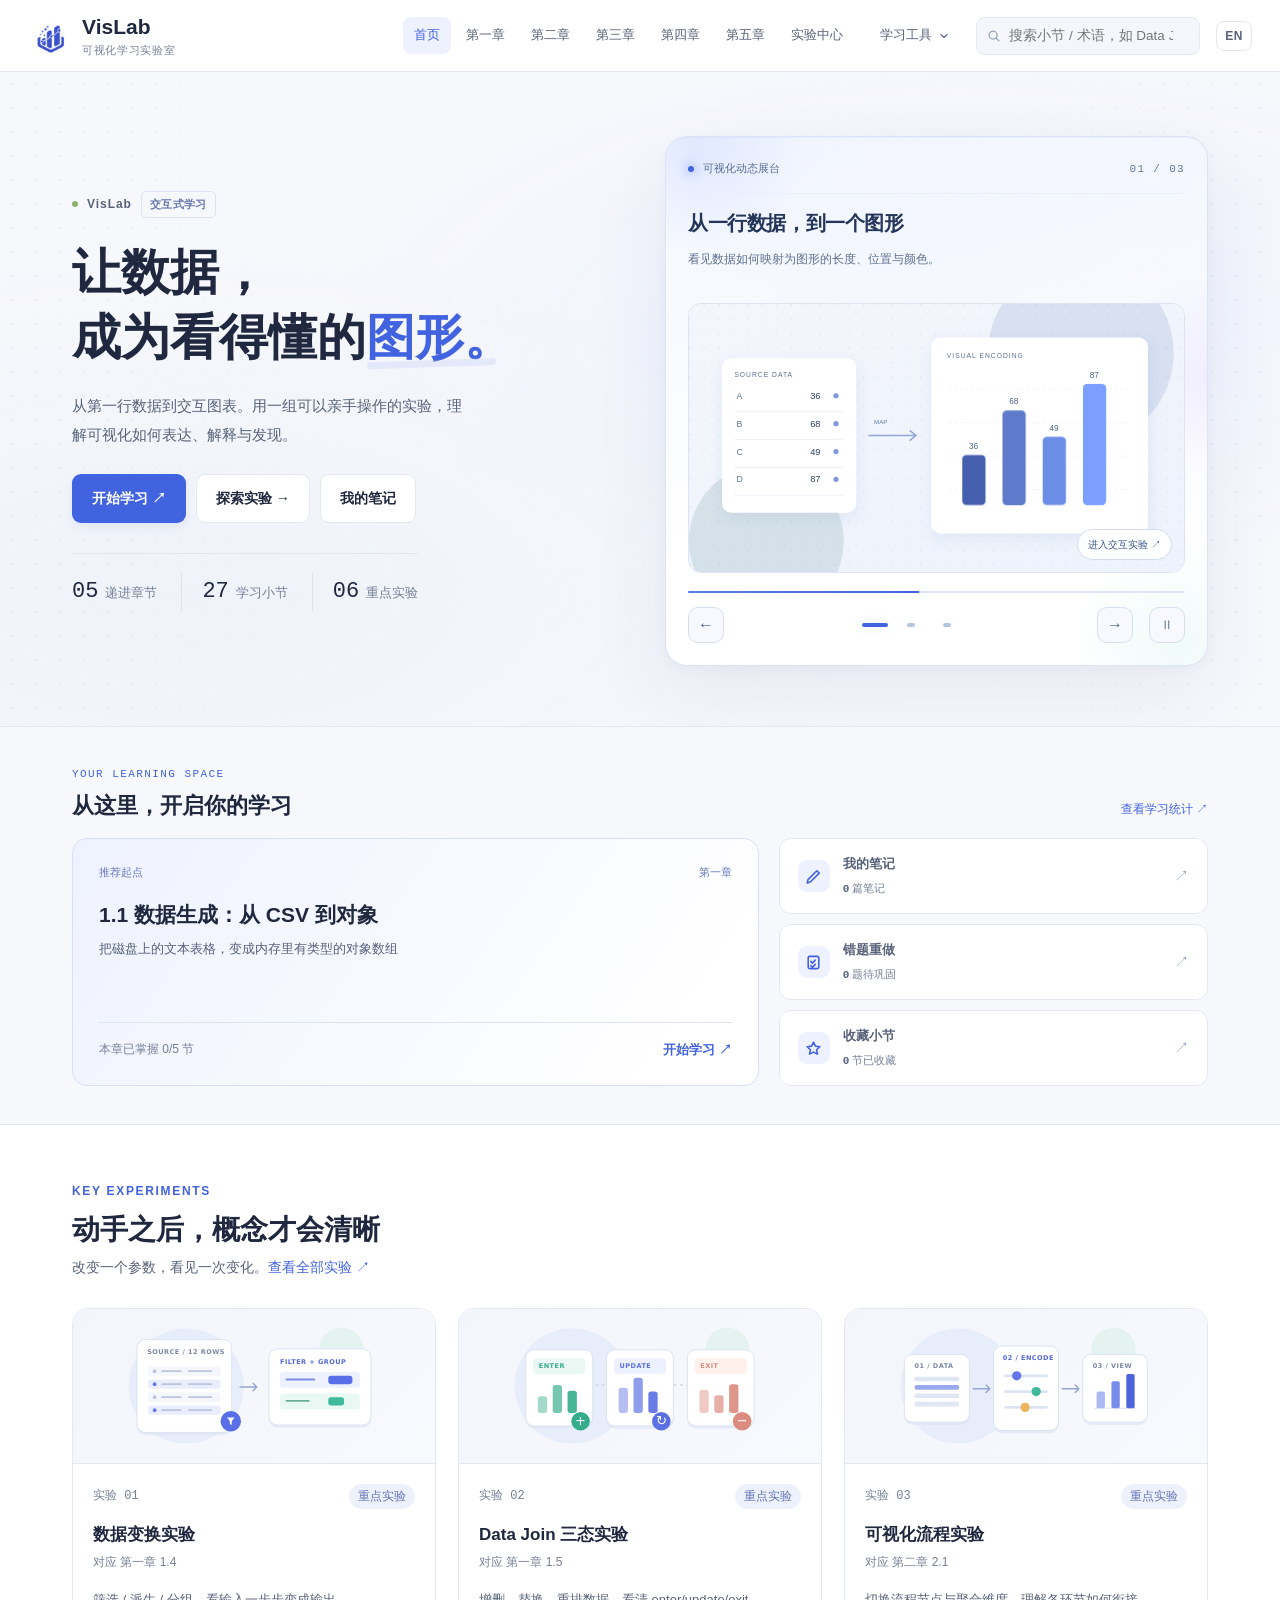
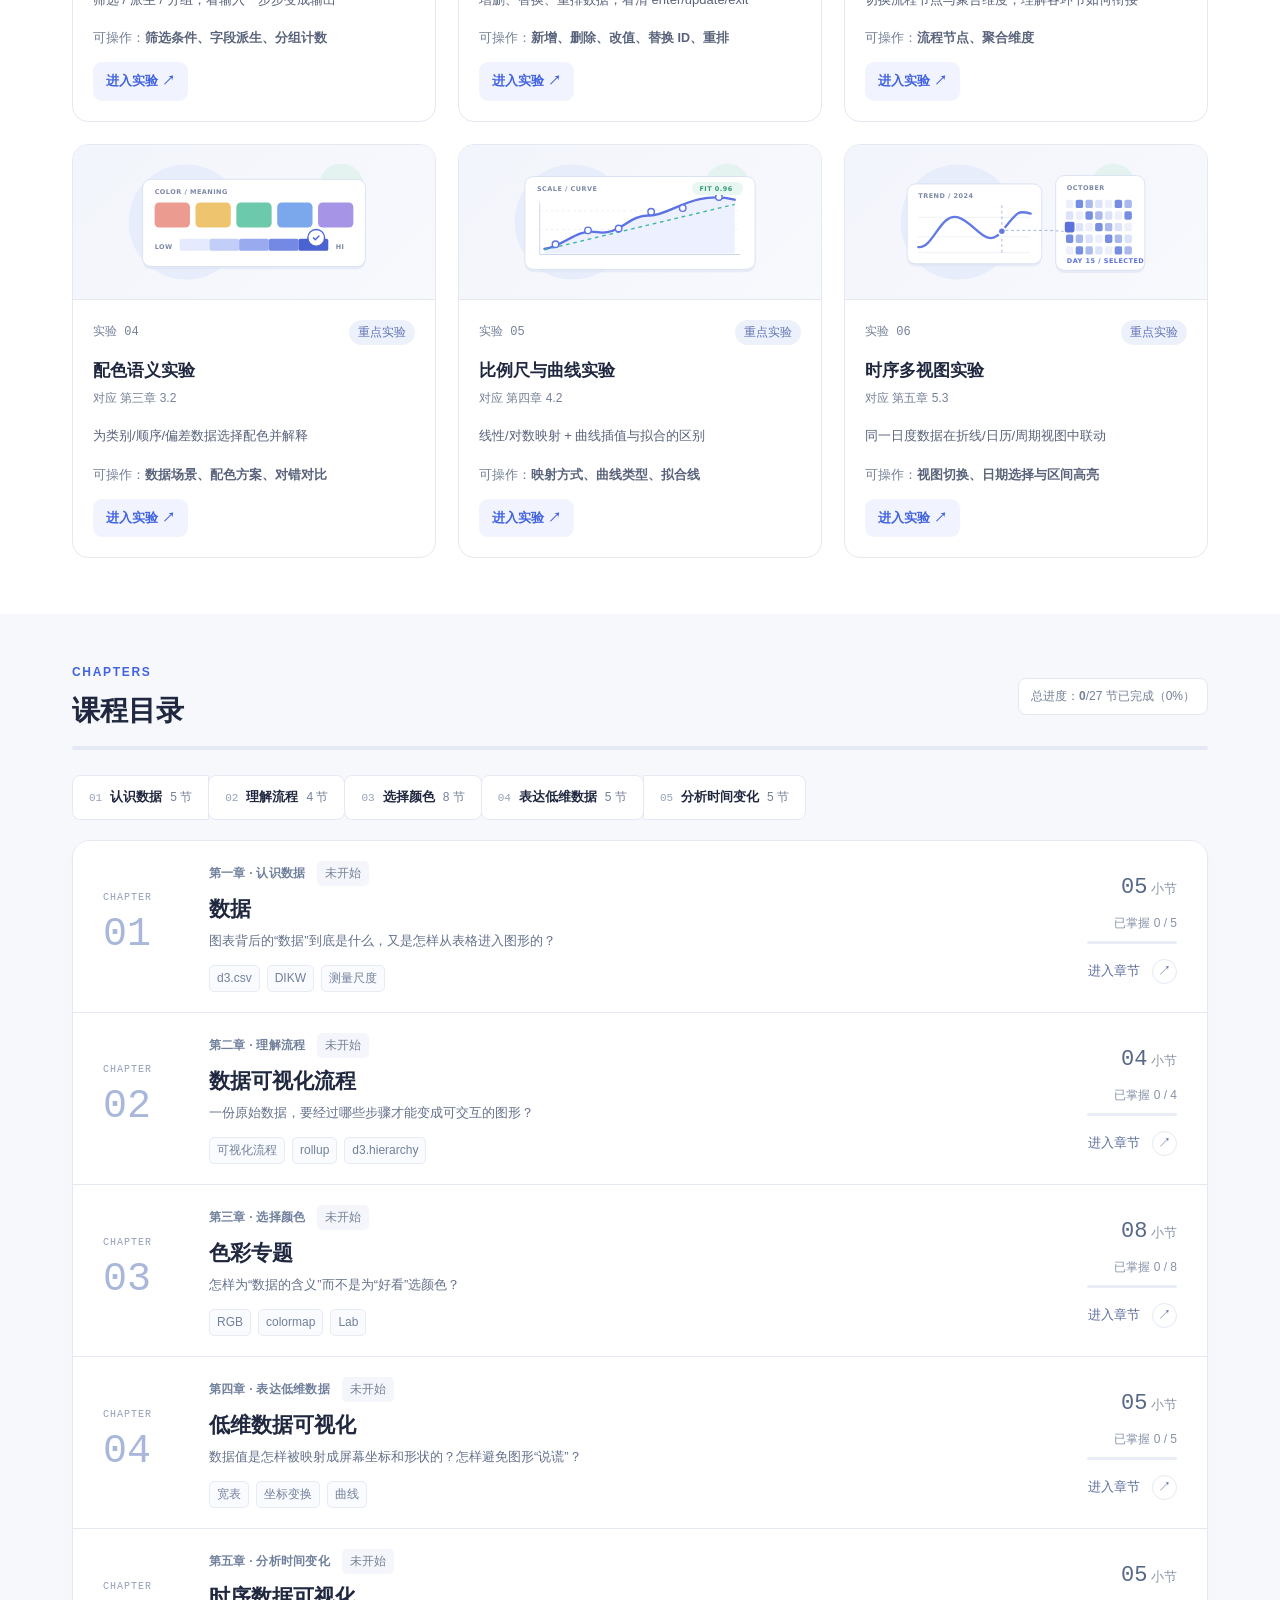
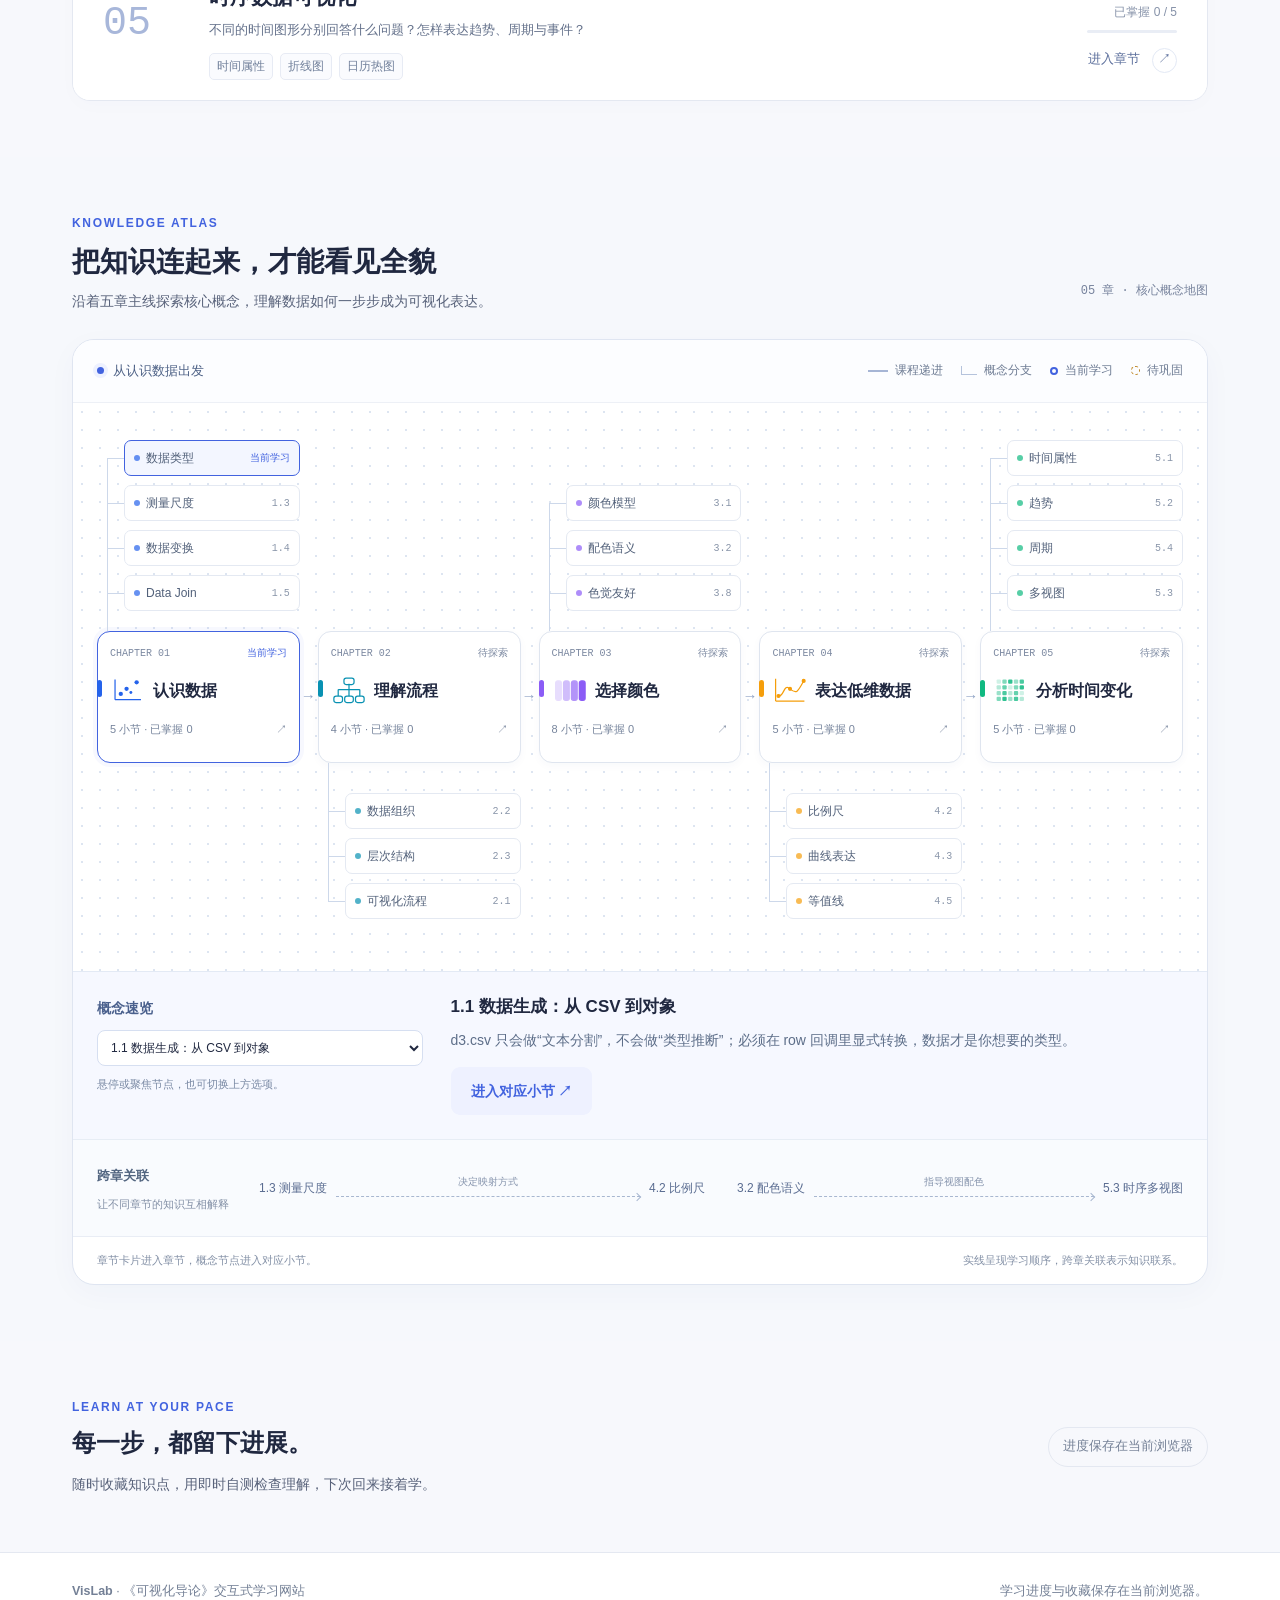
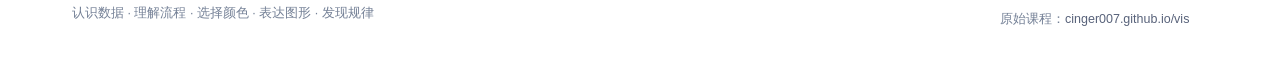
<file: index.html>
﻿<!DOCTYPE html>
<html lang="zh-CN">
<head>
<meta charset="UTF-8">
<meta name="viewport" content="width=device-width, initial-scale=1">
<link rel="icon" href="assets/images/logo.png" type="image/png">
<title data-i18n="home">VisLab · 《可视化导论》</title>
<meta name="description" content="《可视化导论》交互式学习网站：结构化知识、可操作实验、即时自测。">
<link rel="stylesheet" href="assets/css/base.css?v=20261018-light-ui">
<link rel="stylesheet" href="assets/css/experiments.css?v=20261018-1">
<link rel="stylesheet" href="assets/css/ui.css?v=20261021-vislab">
<link rel="stylesheet" href="assets/css/home.css?v=20261021-compact-chapters">
<link rel="stylesheet" href="assets/css/knowledge-map.css?v=20261018-atlas">
<link rel="stylesheet" href="assets/css/motion.css?v=20261018">
<link rel="stylesheet" href="assets/css/interactions.css?v=20261018-2">
<link rel="stylesheet" href="assets/css/entrance.css?v=20261018-light-ui">
<link rel="stylesheet" href="assets/css/system.css?v=20261018-flow2">
</head>
<body class="home-page">
<header class="site-header" id="site-header"></header>

<!-- 首屏 -->
<section class="hero">
  <svg class="hero-connections" viewBox="0 0 1920 600" preserveAspectRatio="none" aria-hidden="true" fill="none">
    <path d="M-30 440H100Q150 440 150 390V260Q150 220 200 220H355"/>
    <path d="M1570 365H1660Q1710 365 1710 320V170Q1710 130 1760 130H1950"/>
    <circle cx="150" cy="440" r="5"/><circle cx="1710" cy="130" r="5"/>
  </svg>
  <div class="margin-study margin-study-left" aria-hidden="true">
    <svg viewBox="0 0 136 154" fill="none">
      <defs><pattern id="margin-grid" width="17" height="17" patternUnits="userSpaceOnUse"><circle cx="1" cy="1" r="1" fill="#d9e0f0"/></pattern></defs>
      <rect width="136" height="154" fill="url(#margin-grid)"/>
      <path d="M9 137H127M9 137V16" stroke="#cbd4e8"/>
      <g fill="#7f93d5"><circle cx="27" cy="110" r="4"/><circle cx="42" cy="119" r="3"/><circle cx="44" cy="91" r="5"/><circle cx="61" cy="101" r="3"/><circle cx="66" cy="75" r="4"/><circle cx="84" cy="83" r="5"/><circle cx="87" cy="56" r="3"/><circle cx="111" cy="44" r="5"/><circle cx="116" cy="67" r="3"/></g>
      <path d="M23 120 119 39" stroke="#a1b0dd" stroke-dasharray="4 5"/>
    </svg>
  </div>
  <div class="margin-study margin-study-right" aria-hidden="true">
    <div class="margin-palette"><i></i><i></i><i></i><i></i><i></i></div>
    <svg viewBox="0 0 136 154" fill="none">
      <path d="M4 33H132M4 77H132M4 121H132" stroke="#e0e5f1" stroke-dasharray="3 5"/>
      <path d="M5 113C21 113 21 56 43 66S64 113 84 77 108 29 131 37" stroke="#9caedf" stroke-width="2"/>
      <g fill="#f7f8fc" stroke="#91a3d6" stroke-width="2"><circle cx="5" cy="113" r="4"/><circle cx="43" cy="66" r="4"/><circle cx="84" cy="77" r="4"/><circle cx="131" cy="37" r="4"/></g>
    </svg>
  </div>
  <div class="wrap">
    <div class="hero-copy">
    <div class="tag"><span class="live-dot"></span> VisLab <span class="edition-tag" data-i18n="hero.tag-edition">交互式学习</span></div>
    <h1 data-i18n-html="hero.h1">让数据，<br>成为看得懂的<span>图形。</span></h1>
    <p class="sub" data-i18n="hero.sub">从第一行数据到交互图表。用一组可以亲手操作的实验，理解可视化如何表达、解释与发现。</p>
    <div class="hero-actions">
      <a class="btn btn-primary" id="start-btn" href="lesson.html?c=1&l=1" data-i18n="hero.start">开始学习 ↗</a>
      <a class="btn btn-ghost" id="continue-btn" href="#" data-i18n="hero.continue">继续上次学习</a>
      <a class="btn btn-ghost" href="experiments.html" data-i18n="hero.explore">探索实验 →</a>
      <a class="btn btn-ghost" href="notes.html" id="notes-btn" data-i18n="hero.notes">我的笔记</a>
    </div>
    <div class="hero-stats"><span><b>05</b><span data-i18n="hero.stat1"> 递进章节</span></span><span><b>27</b><span data-i18n="hero.stat2"> 学习小节</span></span><span><b>06</b><span data-i18n="hero.stat3"> 重点实验</span></span></div>
    </div>
    <section class="hero-demo hero-carousel" aria-roledescription="轮播" aria-label="可视化动态展台">
      <div class="preview-top"><span><i class="live-dot"></i> <span data-i18n="hero.carousel-title">可视化动态展台</span></span><span class="preview-index" id="hero-slide-count">01 / 03</span></div>
      <div class="carousel-atmosphere" aria-hidden="true"><i></i><i></i><i></i></div><div class="hero-slides" id="hero-slides">
        <article class="hero-slide" role="group" aria-roledescription="幻灯片" aria-label="1 / 3：数据映射">
          <h2 class="preview-title" data-i18n="hero.slide1.title">从一行数据，到一个图形</h2>
          <p class="preview-desc" data-i18n="hero.slide1.desc">看见数据如何映射为图形的长度、位置与颜色。</p>
          <a href="lesson.html?c=1&amp;l=3" aria-label="学习视觉编码"><svg xmlns="http://www.w3.org/2000/svg" viewBox="0 0 960 520" class="hero-scene" aria-hidden="true" focusable="false"><defs><linearGradient id="hero0-bg" x2="1" y2="1"><stop stop-color="#f3f6fc" /><stop offset="1" stop-color="#edf2fc" /></linearGradient><filter id="hero0-shadow" x="-30%" y="-30%" width="160%" height="170%"><feDropShadow dy="10" stdDeviation="12" flood-color="#4565a0" flood-opacity=".09" /></filter><pattern id="hero0-grid" width="28" height="28" patternUnits="userSpaceOnUse"><circle cx="2" cy="2" r="1" fill="#6e8ebd" opacity=".4" /></pattern></defs><rect width="960" height="520" rx="22" fill="url(#hero0-bg)" /><rect width="960" height="520" fill="url(#hero0-grid)" /><circle cx="760" cy="95" r="180" fill="#3558a4" opacity=".13" /><circle cx="150" cy="460" r="150" fill="#215b63" opacity=".13" /><g font-family="Arial,sans-serif"><g filter="url(#hero0-shadow)"><rect x="64" y="105" width="260" height="300" rx="18" fill="#ffffff" /><rect x="470" y="65" width="420" height="380" rx="18" fill="#ffffff" /></g><text x="88" y="142" font-size="13" fill="#586e91" letter-spacing="2">SOURCE DATA</text><path d="M88 209H300" stroke="#dce4f1" /><text x="92" y="184" fill="#5e7190" font-size="17">A</text><text x="235" y="184" fill="#2d4166" font-size="18">36</text><circle cx="285" cy="178" r="5" fill="#8198dc" class="scene-marker" /><path d="M88 263H300" stroke="#dce4f1" /><text x="92" y="238" fill="#5e7190" font-size="17">B</text><text x="235" y="238" fill="#2d4166" font-size="18">68</text><circle cx="285" cy="232" r="5" fill="#8198dc" class="scene-marker" /><path d="M88 317H300" stroke="#dce4f1" /><text x="92" y="292" fill="#5e7190" font-size="17">C</text><text x="235" y="292" fill="#2d4166" font-size="18">49</text><circle cx="285" cy="286" r="5" fill="#8198dc" class="scene-marker" /><path d="M88 371H300" stroke="#dce4f1" /><text x="92" y="346" fill="#5e7190" font-size="17">D</text><text x="235" y="346" fill="#2d4166" font-size="18">87</text><circle cx="285" cy="340" r="5" fill="#8198dc" class="scene-marker" /><path d="M348 255H440m-12-10 12 10-12 10" stroke="#93a6d9" stroke-width="3" fill="none" /><text x="359" y="233" fill="#607caa" font-size="12">MAP</text><text x="500" y="105" font-size="13" letter-spacing="2" fill="#586e91">VISUAL ENCODING</text><path d="M506 165H855" stroke="#dce4f1" stroke-dasharray="4 6" /><path d="M506 230H855" stroke="#dce4f1" stroke-dasharray="4 6" /><path d="M506 295H855" stroke="#dce4f1" stroke-dasharray="4 6" /><path d="M506 360H855" stroke="#dce4f1" stroke-dasharray="4 6" /><rect x="530" y="292.8" width="45" height="97.2" rx="8" fill="#455eae" class="scene-bar" style="--delay:180ms" /><text x="552" y="280.8" text-anchor="middle" fill="#4e658a" font-size="16">36</text><rect x="608" y="206.39999999999998" width="45" height="183.60000000000002" rx="8" fill="#5d7acb" class="scene-bar" style="--delay:265ms" /><text x="630" y="194.39999999999998" text-anchor="middle" fill="#4e658a" font-size="16">68</text><rect x="686" y="257.7" width="45" height="132.3" rx="8" fill="#6b8de5" class="scene-bar" style="--delay:350ms" /><text x="708" y="245.7" text-anchor="middle" fill="#4e658a" font-size="16">49</text><rect x="764" y="155.1" width="45" height="234.9" rx="8" fill="#7c9fff" class="scene-bar" style="--delay:435ms" /><text x="786" y="143.1" text-anchor="middle" fill="#4e658a" font-size="16">87</text></g></svg></a>
        </article>
        <article class="hero-slide" role="group" aria-roledescription="幻灯片" aria-label="2 / 3：时序联动" hidden>
          <h2 class="preview-title" data-i18n="hero.slide2.title">同一天，三种时间视角</h2>
          <p class="preview-desc" data-i18n="hero.slide2.desc">沿着日期，在全年趋势、日历与星期之间发现联系。</p>
          <a href="lesson.html?c=5&amp;l=3&amp;mode=lab" aria-label="进入时序多视图实验"><svg xmlns="http://www.w3.org/2000/svg" viewBox="0 0 960 520" class="hero-scene" aria-hidden="true" focusable="false"><defs><linearGradient id="hero1-bg" x2="1" y2="1"><stop stop-color="#f3f6fc" /><stop offset="1" stop-color="#edf2fc" /></linearGradient><filter id="hero1-shadow" x="-30%" y="-30%" width="160%" height="170%"><feDropShadow dy="10" stdDeviation="12" flood-color="#4565a0" flood-opacity=".09" /></filter><pattern id="hero1-grid" width="28" height="28" patternUnits="userSpaceOnUse"><circle cx="2" cy="2" r="1" fill="#6e8ebd" opacity=".4" /></pattern></defs><rect width="960" height="520" rx="22" fill="url(#hero1-bg)" /><rect width="960" height="520" fill="url(#hero1-grid)" /><circle cx="760" cy="95" r="180" fill="#3558a4" opacity=".13" /><circle cx="150" cy="460" r="150" fill="#215b63" opacity=".13" /><g font-family="Arial,sans-serif"><g filter="url(#hero1-shadow)"><rect x="65" y="55" width="830" height="205" rx="18" fill="#ffffff" /><rect x="65" y="282" width="480" height="185" rx="18" fill="#ffffff" /><rect x="568" y="282" width="327" height="185" rx="18" fill="#ffffff" /></g><text x="90" y="90" font-size="12" letter-spacing="2" fill="#586e91">ONE DATE / THREE VIEWS</text><path d="M94 125H863" stroke="#dce4f1" stroke-dasharray="4 6" /><path d="M94 170H863" stroke="#dce4f1" stroke-dasharray="4 6" /><path d="M94 215H863" stroke="#dce4f1" stroke-dasharray="4 6" /><path d="M95 215C140 210 142 160 185 180S245 220 280 160 335 195 380 140 430 170 480 115 530 155 570 125 620 185 660 154 710 205 755 170 810 217 862 198" stroke="#4975da" stroke-width="4" fill="none" class="scene-trace" pathLength="1" style="--delay:150ms" /><path d="M480 106V238" stroke="#b58336" stroke-width="2" stroke-dasharray="4 5" /><circle cx="480" cy="115" r="7" fill="#ffffff" stroke="#b58336" stroke-width="3" class="scene-marker" /><rect x="92" y="310" width="14" height="15" rx="3" fill="#e9eef9" class="scene-cell" style="--delay:300ms" /><rect x="110" y="310" width="14" height="15" rx="3" fill="#afc1e8" class="scene-cell" style="--delay:335ms" /><rect x="128" y="310" width="14" height="15" rx="3" fill="#eed3bb" class="scene-cell" style="--delay:370ms" /><rect x="146" y="310" width="14" height="15" rx="3" fill="#cfdaf2" class="scene-cell" style="--delay:405ms" /><rect x="164" y="310" width="14" height="15" rx="3" fill="#eed3bb" class="scene-cell" style="--delay:440ms" /><rect x="182" y="310" width="14" height="15" rx="3" fill="#cfdaf2" class="scene-cell" style="--delay:475ms" /><rect x="200" y="310" width="14" height="15" rx="3" fill="#dfb59b" class="scene-cell" style="--delay:510ms" /><rect x="218" y="310" width="14" height="15" rx="3" fill="#e9eef9" class="scene-cell" style="--delay:545ms" /><rect x="236" y="310" width="14" height="15" rx="3" fill="#dfb59b" class="scene-cell" style="--delay:580ms" /><rect x="254" y="310" width="14" height="15" rx="3" fill="#e9eef9" class="scene-cell" style="--delay:615ms" /><rect x="272" y="310" width="14" height="15" rx="3" fill="#afc1e8" class="scene-cell" style="--delay:650ms" /><rect x="290" y="310" width="14" height="15" rx="3" fill="#eed3bb" class="scene-cell" style="--delay:685ms" /><rect x="308" y="310" width="14" height="15" rx="3" fill="#afc1e8" class="scene-cell" style="--delay:720ms" /><rect x="326" y="310" width="14" height="15" rx="3" fill="#eed3bb" class="scene-cell" style="--delay:755ms" /><rect x="344" y="310" width="14" height="15" rx="3" fill="#cfdaf2" class="scene-cell" style="--delay:790ms" /><rect x="362" y="310" width="14" height="15" rx="3" fill="#dfb59b" class="scene-cell" style="--delay:300ms" /><rect x="380" y="310" width="14" height="15" rx="3" fill="#cfdaf2" class="scene-cell" style="--delay:335ms" /><rect x="398" y="310" width="14" height="15" rx="3" fill="#dfb59b" class="scene-cell" style="--delay:370ms" /><rect x="416" y="310" width="14" height="15" rx="3" fill="#e9eef9" class="scene-cell" style="--delay:405ms" /><rect x="434" y="310" width="14" height="15" rx="3" fill="#afc1e8" class="scene-cell" style="--delay:440ms" /><rect x="452" y="310" width="14" height="15" rx="3" fill="#e9eef9" class="scene-cell" style="--delay:475ms" /><rect x="470" y="310" width="14" height="15" rx="3" fill="#afc1e8" class="scene-cell" style="--delay:510ms" /><rect x="488" y="310" width="14" height="15" rx="3" fill="#eed3bb" class="scene-cell" style="--delay:545ms" /><rect x="92" y="329" width="14" height="15" rx="3" fill="#dfb59b" class="scene-cell" style="--delay:580ms" /><rect x="110" y="329" width="14" height="15" rx="3" fill="#e9eef9" class="scene-cell" style="--delay:615ms" /><rect x="128" y="329" width="14" height="15" rx="3" fill="#afc1e8" class="scene-cell" style="--delay:650ms" /><rect x="146" y="329" width="14" height="15" rx="3" fill="#eed3bb" class="scene-cell" style="--delay:685ms" /><rect x="164" y="329" width="14" height="15" rx="3" fill="#afc1e8" class="scene-cell" style="--delay:720ms" /><rect x="182" y="329" width="14" height="15" rx="3" fill="#eed3bb" class="scene-cell" style="--delay:755ms" /><rect x="200" y="329" width="14" height="15" rx="3" fill="#cfdaf2" class="scene-cell" style="--delay:790ms" /><rect x="218" y="329" width="14" height="15" rx="3" fill="#dfb59b" class="scene-cell" style="--delay:300ms" /><rect x="236" y="329" width="14" height="15" rx="3" fill="#cfdaf2" class="scene-cell" style="--delay:335ms" /><rect x="254" y="329" width="14" height="15" rx="3" fill="#dfb59b" class="scene-cell" style="--delay:370ms" /><rect x="272" y="329" width="14" height="15" rx="3" fill="#e9eef9" class="scene-cell" style="--delay:405ms" /><rect x="290" y="329" width="14" height="15" rx="3" fill="#afc1e8" class="scene-cell" style="--delay:440ms" /><rect x="308" y="329" width="14" height="15" rx="3" fill="#e9eef9" class="scene-cell" style="--delay:475ms" /><rect x="326" y="329" width="14" height="15" rx="3" fill="#afc1e8" class="scene-cell" style="--delay:510ms" /><rect x="344" y="329" width="14" height="15" rx="3" fill="#eed3bb" class="scene-cell" style="--delay:545ms" /><rect x="362" y="329" width="14" height="15" rx="3" fill="#cfdaf2" class="scene-cell" style="--delay:580ms" /><rect x="380" y="329" width="14" height="15" rx="3" fill="#eed3bb" class="scene-cell" style="--delay:615ms" /><rect x="398" y="329" width="14" height="15" rx="3" fill="#cfdaf2" class="scene-cell" style="--delay:650ms" /><rect x="416" y="329" width="14" height="15" rx="3" fill="#dfb59b" class="scene-cell" style="--delay:685ms" /><rect x="434" y="329" width="14" height="15" rx="3" fill="#e9eef9" class="scene-cell" style="--delay:720ms" /><rect x="452" y="329" width="14" height="15" rx="3" fill="#dfb59b" class="scene-cell" style="--delay:755ms" /><rect x="470" y="329" width="14" height="15" rx="3" fill="#e9eef9" class="scene-cell" style="--delay:790ms" /><rect x="488" y="329" width="14" height="15" rx="3" fill="#afc1e8" class="scene-cell" style="--delay:300ms" /><rect x="92" y="348" width="14" height="15" rx="3" fill="#cfdaf2" class="scene-cell" style="--delay:335ms" /><rect x="110" y="348" width="14" height="15" rx="3" fill="#dfb59b" class="scene-cell" style="--delay:370ms" /><rect x="128" y="348" width="14" height="15" rx="3" fill="#e9eef9" class="scene-cell" style="--delay:405ms" /><rect x="146" y="348" width="14" height="15" rx="3" fill="#afc1e8" class="scene-cell" style="--delay:440ms" /><rect x="164" y="348" width="14" height="15" rx="3" fill="#e9eef9" class="scene-cell" style="--delay:475ms" /><rect x="182" y="348" width="14" height="15" rx="3" fill="#afc1e8" class="scene-cell" style="--delay:510ms" /><rect x="200" y="348" width="14" height="15" rx="3" fill="#eed3bb" class="scene-cell" style="--delay:545ms" /><rect x="218" y="348" width="14" height="15" rx="3" fill="#cfdaf2" class="scene-cell" style="--delay:580ms" /><rect x="236" y="348" width="14" height="15" rx="3" fill="#eed3bb" class="scene-cell" style="--delay:615ms" /><rect x="254" y="348" width="14" height="15" rx="3" fill="#cfdaf2" class="scene-cell" style="--delay:650ms" /><rect x="272" y="348" width="14" height="15" rx="3" fill="#dfb59b" class="scene-cell" style="--delay:685ms" /><rect x="290" y="348" width="14" height="15" rx="3" fill="#e9eef9" class="scene-cell" style="--delay:720ms" /><rect x="308" y="348" width="14" height="15" rx="3" fill="#dfb59b" class="scene-cell" style="--delay:755ms" /><rect x="326" y="348" width="14" height="15" rx="3" fill="#e9eef9" class="scene-cell" style="--delay:790ms" /><rect x="344" y="348" width="14" height="15" rx="3" fill="#afc1e8" class="scene-cell" style="--delay:300ms" /><rect x="362" y="348" width="14" height="15" rx="3" fill="#eed3bb" class="scene-cell" style="--delay:335ms" /><rect x="380" y="348" width="14" height="15" rx="3" fill="#afc1e8" class="scene-cell" style="--delay:370ms" /><rect x="398" y="348" width="14" height="15" rx="3" fill="#eed3bb" class="scene-cell" style="--delay:405ms" /><rect x="416" y="348" width="14" height="15" rx="3" fill="#cfdaf2" class="scene-cell" style="--delay:440ms" /><rect x="434" y="348" width="14" height="15" rx="3" fill="#dfb59b" class="scene-cell" style="--delay:475ms" /><rect x="452" y="348" width="14" height="15" rx="3" fill="#cfdaf2" class="scene-cell" style="--delay:510ms" /><rect x="470" y="348" width="14" height="15" rx="3" fill="#dfb59b" class="scene-cell" style="--delay:545ms" /><rect x="488" y="348" width="14" height="15" rx="3" fill="#e9eef9" class="scene-cell" style="--delay:580ms" /><rect x="92" y="367" width="14" height="15" rx="3" fill="#eed3bb" class="scene-cell" style="--delay:615ms" /><rect x="110" y="367" width="14" height="15" rx="3" fill="#cfdaf2" class="scene-cell" style="--delay:650ms" /><rect x="128" y="367" width="14" height="15" rx="3" fill="#dfb59b" class="scene-cell" style="--delay:685ms" /><rect x="146" y="367" width="14" height="15" rx="3" fill="#e9eef9" class="scene-cell" style="--delay:720ms" /><rect x="164" y="367" width="14" height="15" rx="3" fill="#dfb59b" class="scene-cell" style="--delay:755ms" /><rect x="182" y="367" width="14" height="15" rx="3" fill="#e9eef9" class="scene-cell" style="--delay:790ms" /><rect x="200" y="367" width="14" height="15" rx="3" fill="#afc1e8" class="scene-cell" style="--delay:300ms" /><rect x="218" y="367" width="14" height="15" rx="3" fill="#eed3bb" class="scene-cell" style="--delay:335ms" /><rect x="236" y="367" width="14" height="15" rx="3" fill="#afc1e8" class="scene-cell" style="--delay:370ms" /><rect x="254" y="367" width="14" height="15" rx="3" fill="#eed3bb" class="scene-cell" style="--delay:405ms" /><rect x="272" y="367" width="14" height="15" rx="3" fill="#cfdaf2" class="scene-cell" style="--delay:440ms" /><rect x="290" y="367" width="14" height="15" rx="3" fill="#dfb59b" class="scene-cell" style="--delay:475ms" /><rect x="308" y="367" width="14" height="15" rx="3" fill="#cfdaf2" class="scene-cell" style="--delay:510ms" /><rect x="326" y="367" width="14" height="15" rx="3" fill="#dfb59b" class="scene-cell" style="--delay:545ms" /><rect x="344" y="367" width="14" height="15" rx="3" fill="#e9eef9" class="scene-cell" style="--delay:580ms" /><rect x="362" y="367" width="14" height="15" rx="3" fill="#afc1e8" class="scene-cell" style="--delay:615ms" /><rect x="380" y="367" width="14" height="15" rx="3" fill="#e9eef9" class="scene-cell" style="--delay:650ms" /><rect x="398" y="367" width="14" height="15" rx="3" fill="#afc1e8" class="scene-cell" style="--delay:685ms" /><rect x="416" y="367" width="14" height="15" rx="3" fill="#eed3bb" class="scene-cell" style="--delay:720ms" /><rect x="434" y="367" width="14" height="15" rx="3" fill="#cfdaf2" class="scene-cell" style="--delay:755ms" /><rect x="452" y="367" width="14" height="15" rx="3" fill="#eed3bb" class="scene-cell" style="--delay:790ms" /><rect x="470" y="367" width="14" height="15" rx="3" fill="#cfdaf2" class="scene-cell" style="--delay:300ms" /><rect x="488" y="367" width="14" height="15" rx="3" fill="#dfb59b" class="scene-cell" style="--delay:335ms" /><rect x="92" y="386" width="14" height="15" rx="3" fill="#afc1e8" class="scene-cell" style="--delay:370ms" /><rect x="110" y="386" width="14" height="15" rx="3" fill="#eed3bb" class="scene-cell" style="--delay:405ms" /><rect x="128" y="386" width="14" height="15" rx="3" fill="#cfdaf2" class="scene-cell" style="--delay:440ms" /><rect x="146" y="386" width="14" height="15" rx="3" fill="#dfb59b" class="scene-cell" style="--delay:475ms" /><rect x="164" y="386" width="14" height="15" rx="3" fill="#cfdaf2" class="scene-cell" style="--delay:510ms" /><rect x="182" y="386" width="14" height="15" rx="3" fill="#dfb59b" class="scene-cell" style="--delay:545ms" /><rect x="200" y="386" width="14" height="15" rx="3" fill="#e9eef9" class="scene-cell" style="--delay:580ms" /><rect x="218" y="386" width="14" height="15" rx="3" fill="#afc1e8" class="scene-cell" style="--delay:615ms" /><rect x="236" y="386" width="14" height="15" rx="3" fill="#e9eef9" class="scene-cell" style="--delay:650ms" /><rect x="254" y="386" width="14" height="15" rx="3" fill="#afc1e8" class="scene-cell" style="--delay:685ms" /><rect x="272" y="386" width="14" height="15" rx="3" fill="#eed3bb" class="scene-cell" style="--delay:720ms" /><rect x="290" y="386" width="14" height="15" rx="3" fill="#cfdaf2" class="scene-cell" style="--delay:755ms" /><rect x="308" y="386" width="14" height="15" rx="3" fill="#eed3bb" class="scene-cell" style="--delay:790ms" /><rect x="326" y="386" width="14" height="15" rx="3" fill="#cfdaf2" class="scene-cell" style="--delay:300ms" /><rect x="344" y="386" width="14" height="15" rx="3" fill="#dfb59b" class="scene-cell" style="--delay:335ms" /><rect x="362" y="386" width="14" height="15" rx="3" fill="#e9eef9" class="scene-cell" style="--delay:370ms" /><rect x="380" y="386" width="14" height="15" rx="3" fill="#dfb59b" class="scene-cell" style="--delay:405ms" /><rect x="398" y="386" width="14" height="15" rx="3" fill="#e9eef9" class="scene-cell" style="--delay:440ms" /><rect x="416" y="386" width="14" height="15" rx="3" fill="#afc1e8" class="scene-cell" style="--delay:475ms" /><rect x="434" y="386" width="14" height="15" rx="3" fill="#eed3bb" class="scene-cell" style="--delay:510ms" /><rect x="452" y="386" width="14" height="15" rx="3" fill="#afc1e8" class="scene-cell" style="--delay:545ms" /><rect x="470" y="386" width="14" height="15" rx="3" fill="#eed3bb" class="scene-cell" style="--delay:580ms" /><rect x="488" y="386" width="14" height="15" rx="3" fill="#cfdaf2" class="scene-cell" style="--delay:615ms" /><rect x="92" y="405" width="14" height="15" rx="3" fill="#e9eef9" class="scene-cell" style="--delay:650ms" /><rect x="110" y="405" width="14" height="15" rx="3" fill="#afc1e8" class="scene-cell" style="--delay:685ms" /><rect x="128" y="405" width="14" height="15" rx="3" fill="#eed3bb" class="scene-cell" style="--delay:720ms" /><rect x="146" y="405" width="14" height="15" rx="3" fill="#cfdaf2" class="scene-cell" style="--delay:755ms" /><rect x="164" y="405" width="14" height="15" rx="3" fill="#eed3bb" class="scene-cell" style="--delay:790ms" /><rect x="182" y="405" width="14" height="15" rx="3" fill="#cfdaf2" class="scene-cell" style="--delay:300ms" /><rect x="200" y="405" width="14" height="15" rx="3" fill="#dfb59b" class="scene-cell" style="--delay:335ms" /><rect x="218" y="405" width="14" height="15" rx="3" fill="#e9eef9" class="scene-cell" style="--delay:370ms" /><rect x="236" y="405" width="14" height="15" rx="3" fill="#dfb59b" class="scene-cell" style="--delay:405ms" /><rect x="254" y="405" width="14" height="15" rx="3" fill="#e9eef9" class="scene-cell" style="--delay:440ms" /><rect x="272" y="405" width="14" height="15" rx="3" fill="#afc1e8" class="scene-cell" style="--delay:475ms" /><rect x="290" y="405" width="14" height="15" rx="3" fill="#eed3bb" class="scene-cell" style="--delay:510ms" /><rect x="308" y="405" width="14" height="15" rx="3" fill="#afc1e8" class="scene-cell" style="--delay:545ms" /><rect x="326" y="405" width="14" height="15" rx="3" fill="#eed3bb" class="scene-cell" style="--delay:580ms" /><rect x="344" y="405" width="14" height="15" rx="3" fill="#cfdaf2" class="scene-cell" style="--delay:615ms" /><rect x="362" y="405" width="14" height="15" rx="3" fill="#dfb59b" class="scene-cell" style="--delay:650ms" /><rect x="380" y="405" width="14" height="15" rx="3" fill="#cfdaf2" class="scene-cell" style="--delay:685ms" /><rect x="398" y="405" width="14" height="15" rx="3" fill="#dfb59b" class="scene-cell" style="--delay:720ms" /><rect x="416" y="405" width="14" height="15" rx="3" fill="#e9eef9" class="scene-cell" style="--delay:755ms" /><rect x="434" y="405" width="14" height="15" rx="3" fill="#afc1e8" class="scene-cell" style="--delay:790ms" /><rect x="452" y="405" width="14" height="15" rx="3" fill="#e9eef9" class="scene-cell" style="--delay:300ms" /><rect x="470" y="405" width="14" height="15" rx="3" fill="#afc1e8" class="scene-cell" style="--delay:335ms" /><rect x="488" y="405" width="14" height="15" rx="3" fill="#eed3bb" class="scene-cell" style="--delay:370ms" /><rect x="92" y="424" width="14" height="15" rx="3" fill="#dfb59b" class="scene-cell" style="--delay:405ms" /><rect x="110" y="424" width="14" height="15" rx="3" fill="#e9eef9" class="scene-cell" style="--delay:440ms" /><rect x="128" y="424" width="14" height="15" rx="3" fill="#afc1e8" class="scene-cell" style="--delay:475ms" /><rect x="146" y="424" width="14" height="15" rx="3" fill="#eed3bb" class="scene-cell" style="--delay:510ms" /><rect x="164" y="424" width="14" height="15" rx="3" fill="#afc1e8" class="scene-cell" style="--delay:545ms" /><rect x="182" y="424" width="14" height="15" rx="3" fill="#eed3bb" class="scene-cell" style="--delay:580ms" /><rect x="200" y="424" width="14" height="15" rx="3" fill="#cfdaf2" class="scene-cell" style="--delay:615ms" /><rect x="218" y="424" width="14" height="15" rx="3" fill="#dfb59b" class="scene-cell" style="--delay:650ms" /><rect x="236" y="424" width="14" height="15" rx="3" fill="#cfdaf2" class="scene-cell" style="--delay:685ms" /><rect x="254" y="424" width="14" height="15" rx="3" fill="#dfb59b" class="scene-cell" style="--delay:720ms" /><rect x="272" y="424" width="14" height="15" rx="3" fill="#e9eef9" class="scene-cell" style="--delay:755ms" /><rect x="290" y="424" width="14" height="15" rx="3" fill="#afc1e8" class="scene-cell" style="--delay:790ms" /><rect x="308" y="424" width="14" height="15" rx="3" fill="#e9eef9" class="scene-cell" style="--delay:300ms" /><rect x="326" y="424" width="14" height="15" rx="3" fill="#afc1e8" class="scene-cell" style="--delay:335ms" /><rect x="344" y="424" width="14" height="15" rx="3" fill="#eed3bb" class="scene-cell" style="--delay:370ms" /><rect x="362" y="424" width="14" height="15" rx="3" fill="#cfdaf2" class="scene-cell" style="--delay:405ms" /><rect x="380" y="424" width="14" height="15" rx="3" fill="#eed3bb" class="scene-cell" style="--delay:440ms" /><rect x="398" y="424" width="14" height="15" rx="3" fill="#cfdaf2" class="scene-cell" style="--delay:475ms" /><rect x="416" y="424" width="14" height="15" rx="3" fill="#dfb59b" class="scene-cell" style="--delay:510ms" /><rect x="434" y="424" width="14" height="15" rx="3" fill="#e9eef9" class="scene-cell" style="--delay:545ms" /><rect x="452" y="424" width="14" height="15" rx="3" fill="#dfb59b" class="scene-cell" style="--delay:580ms" /><rect x="470" y="424" width="14" height="15" rx="3" fill="#e9eef9" class="scene-cell" style="--delay:615ms" /><rect x="488" y="424" width="14" height="15" rx="3" fill="#afc1e8" class="scene-cell" style="--delay:650ms" /><rect x="287" y="364" width="19" height="20" rx="4" fill="none" stroke="#b58336" stroke-width="3" /><rect x="599" y="379" width="23" height="58" rx="5" fill="#49699e" class="scene-bar" style="--delay:180ms" /><rect x="638" y="363" width="23" height="74" rx="5" fill="#49699e" class="scene-bar" style="--delay:265ms" /><rect x="677" y="374" width="23" height="63" rx="5" fill="#49699e" class="scene-bar" style="--delay:350ms" /><rect x="716" y="342" width="23" height="95" rx="5" fill="#4975da" class="scene-bar" style="--delay:435ms" /><rect x="755" y="368" width="23" height="69" rx="5" fill="#49699e" class="scene-bar" style="--delay:520ms" /><rect x="794" y="355" width="23" height="82" rx="5" fill="#49699e" class="scene-bar" style="--delay:605ms" /><rect x="833" y="381" width="23" height="56" rx="5" fill="#49699e" class="scene-bar" style="--delay:690ms" /><circle cx="727" cy="326" r="6" fill="#b58336" class="scene-marker" /></g><path d="M95 215C140 210 142 160 185 180S245 220 280 160 335 195 380 140 430 170 480 115 530 155 570 125 620 185 660 154 710 205 755 170 810 217 862 198" class="scene-signal" pathLength="100" fill="none" stroke="#4975da" stroke-width="3" stroke-linecap="round" style="--delay:0ms" /></svg></a>
        </article>
        <article class="hero-slide" role="group" aria-roledescription="幻灯片" aria-label="3 / 3：角色时间线" hidden>
          <h2 class="preview-title" data-i18n="hero.slide3.title">让角色关系，沿时间展开</h2>
          <p class="preview-desc" data-i18n="hero.slide3.desc">跟随故事的时间线，观察角色轨迹的聚拢与分离。</p>
          <a href="lesson.html?c=5&amp;l=5&amp;mode=lab" aria-label="进入 Storyline 实验"><svg xmlns="http://www.w3.org/2000/svg" viewBox="0 0 960 520" class="hero-scene" aria-hidden="true" focusable="false"><defs><linearGradient id="hero2-bg" x2="1" y2="1"><stop stop-color="#f3f6fc" /><stop offset="1" stop-color="#edf2fc" /></linearGradient><filter id="hero2-shadow" x="-30%" y="-30%" width="160%" height="170%"><feDropShadow dy="10" stdDeviation="12" flood-color="#4565a0" flood-opacity=".09" /></filter><pattern id="hero2-grid" width="28" height="28" patternUnits="userSpaceOnUse"><circle cx="2" cy="2" r="1" fill="#6e8ebd" opacity=".4" /></pattern></defs><rect width="960" height="520" rx="22" fill="url(#hero2-bg)" /><rect width="960" height="520" fill="url(#hero2-grid)" /><circle cx="760" cy="95" r="180" fill="#3558a4" opacity=".13" /><circle cx="150" cy="460" r="150" fill="#215b63" opacity=".13" /><g font-family="Arial,sans-serif"><g filter="url(#hero2-shadow)"><rect x="65" y="55" width="830" height="410" rx="20" fill="#ffffff" /></g><text x="95" y="98" font-size="12" letter-spacing="2" fill="#586e91">CHARACTERS / TIME / RELATIONSHIPS</text><path d="M100 175C260 255 350 290 520 220S660 180 850 145" fill="none" stroke="#4975da" stroke-width="5" stroke-linecap="round" class="scene-trace" pathLength="1" style="--delay:150ms" /><path d="M100 135C270 175 370 200 520 220S690 285 850 345" fill="none" stroke="#9168d2" stroke-width="5" stroke-linecap="round" class="scene-trace" pathLength="1" style="--delay:260ms" /><path d="M330 380C450 360 460 350 520 320S710 240 850 210" fill="none" stroke="#be8a33" stroke-width="5" stroke-linecap="round" class="scene-trace" pathLength="1" style="--delay:370ms" /><path d="M490 355C500 270 505 240 520 220S650 340 850 370" fill="none" stroke="#cf7e70" stroke-width="5" stroke-linecap="round" class="scene-trace" pathLength="1" style="--delay:480ms" /><rect x="507" y="130" width="26" height="290" rx="12" fill="#cfaa7014" class="scene-bar" style="--delay:180ms" /><path d="M520 120V421" stroke="#bf9460" stroke-width="2" stroke-dasharray="4 6" /><text x="520" y="118" text-anchor="middle" font-size="12" fill="#ac8357">KEY EVENT</text><circle cx="520" cy="220" r="7" fill="#4975da" stroke="#ffffff" stroke-width="3" class="scene-marker" /><circle cx="520" cy="227" r="7" fill="#9168d2" stroke="#ffffff" stroke-width="3" class="scene-marker" /><circle cx="520" cy="320" r="7" fill="#be8a33" stroke="#ffffff" stroke-width="3" class="scene-marker" /><circle cx="520" cy="214" r="7" fill="#cf7e70" stroke="#ffffff" stroke-width="3" class="scene-marker" /><path d="M100 425H855" stroke="#dce4f1" /><text x="100" y="448" fill="#647897" font-size="12">0 min</text><text x="250" y="448" fill="#647897" font-size="12">24 min</text><text x="400" y="448" fill="#647897" font-size="12">48 min</text><text x="550" y="448" fill="#647897" font-size="12">72 min</text><text x="700" y="448" fill="#647897" font-size="12">96 min</text><text x="850" y="448" fill="#647897" font-size="12">120 min</text></g><path d="M100 175C260 255 350 290 520 220S660 180 850 145" class="scene-signal" pathLength="100" fill="none" stroke="#4975da" stroke-width="3" stroke-linecap="round" style="--delay:0ms" /><path d="M100 135C270 175 370 200 520 220S690 285 850 345" class="scene-signal" pathLength="100" fill="none" stroke="#9168d2" stroke-width="3" stroke-linecap="round" style="--delay:600ms" /><path d="M330 380C450 360 460 350 520 320S710 240 850 210" class="scene-signal" pathLength="100" fill="none" stroke="#be8a33" stroke-width="3" stroke-linecap="round" style="--delay:1200ms" /><path d="M490 355C500 270 505 240 520 220S650 340 850 370" class="scene-signal" pathLength="100" fill="none" stroke="#cf7e70" stroke-width="3" stroke-linecap="round" style="--delay:1800ms" /></svg></a>
        </article>
      </div>
      <div class="carousel-progress" aria-hidden="true"><i></i></div><div class="hero-carousel-controls">
        <button type="button" class="hero-carousel-arrow" data-carousel="prev" aria-label="上一个场景">←</button>
        <div class="hero-carousel-dots" aria-label="选择图片">
          <button type="button" data-slide="0" aria-label="第 1 张：数据映射" aria-current="true"></button>
          <button type="button" data-slide="1" aria-label="第 2 张：时序联动"></button>
          <button type="button" data-slide="2" aria-label="第 3 张：角色时间线"></button>
        </div>
        <button type="button" class="hero-carousel-arrow" data-carousel="next" aria-label="下一个场景">→</button>
        <button type="button" class="hero-carousel-play" data-carousel="play" aria-label="暂停自动轮播">Ⅱ</button>
      </div>
      <span class="sr-only" id="hero-carousel-status" role="status" aria-live="polite"></span>
    </section>
  </div>
</section>

<section class="learning-workbench" aria-labelledby="workbench-title">
  <div class="wrap" id="learning-workbench"></div>
</section>

<!-- 代表性实验 -->
<section class="section featured-section">
  <div class="wrap">
    <div class="eyebrow">KEY EXPERIMENTS</div>
    <h2 class="section-title" data-i18n="home.exp.title">动手之后，概念才会清晰</h2>
    <p class="section-lead"><span data-i18n="home.exp.lead">改变一个参数，看见一次变化。</span><a href="experiments.html" data-i18n="home.exp.all">查看全部实验 ↗</a></p>
    <div class="exp-grid" id="key-exps"></div>
  </div>
</section>

<!-- 五章 -->
<section class="section course-section" style="padding-top:0">
  <div class="wrap">
    <div class="flex between center-items" style="margin-bottom:16px">
      <div>
        <div class="eyebrow">CHAPTERS</div>
        <h2 class="section-title" style="margin:0" data-i18n="home.ch.title">课程目录</h2>
      </div>
      <div class="muted" id="overall-text"></div>
    </div>
    <div class="progress-bar" style="margin-bottom:22px"><i id="overall-bar" style="width:0"></i></div>
    <div id="review-suggest"></div>
    <div class="route-index" id="route-index"></div>
    <div class="chapter-grid" id="chapter-grid"></div>
  </div>
</section>

<section class="section knowledge-section" aria-labelledby="knowledge-title">
  <div class="wrap">
    <div class="eyebrow">KNOWLEDGE ATLAS</div>
    <div class="km-heading"><div><h2 class="section-title" id="knowledge-title" data-i18n="home.km.title">把知识连起来，才能看见全貌</h2><p class="section-lead" data-i18n="home.km.lead">沿着五章主线探索核心概念，理解数据如何一步步成为可视化表达。</p></div><span class="km-heading-note" data-i18n="home.km.note">05 章 · 核心概念地图</span></div>
    <div id="knowledge-map">
      <div class="km-toolbar"><span class="km-start"><i></i><span data-i18n="home.km.start"> 从认识数据出发</span></span><div class="km-legend"><span><i class="km-line-sample"></i><span data-i18n="home.km.legend.line">课程递进</span></span><span><i class="km-branch-sample"></i><span data-i18n="home.km.legend.branch">概念分支</span></span><span><i class="km-current-sample"></i><span data-i18n="home.km.legend.current">当前学习</span></span><span><i class="km-weak-sample"></i><span data-i18n="home.km.legend.weak">待巩固</span></span></div></div>
      <div class="km-stage" id="km-stage"></div>
      <div class="km-relations"><div class="km-relations-head"><span data-i18n="home.km.cross">跨章关联</span><p data-i18n="home.km.crossdesc">让不同章节的知识互相解释</p></div><div class="km-relation-list">
        <div class="km-relation"><a href="lesson.html?c=1&amp;l=3">1.3 测量尺度</a><span class="km-relation-arrow"><small data-i18n="home.km.rel1.note">决定映射方式</small><i></i></span><a href="lesson.html?c=4&amp;l=2">4.2 比例尺</a></div>
        <div class="km-relation"><a href="lesson.html?c=3&amp;l=2">3.2 配色语义</a><span class="km-relation-arrow"><small data-i18n="home.km.rel2.note">指导视图配色</small><i></i></span><a href="lesson.html?c=5&amp;l=3">5.3 时序多视图</a></div>
      </div></div>
      <div class="km-footnote"><span data-i18n="home.km.foot1">章节卡片进入章节，概念节点进入对应小节。</span><span data-i18n="home.km.foot2">实线呈现学习顺序，跨章关联表示知识联系。</span></div>
    </div>
  </div>
</section>

<section class="section study-note"><div class="wrap study-note-inner"><div><div class="eyebrow">LEARN AT YOUR PACE</div><h2 data-i18n="home.pace.title">每一步，都留下进展。</h2><p data-i18n="home.pace.desc">随时收藏知识点，用即时自测检查理解，下次回来接着学。</p></div><span class="storage-label" data-i18n="home.pace.storage">进度保存在当前浏览器</span></div></section>

<footer class="site-footer" id="site-footer"></footer>

<script defer src="assets/vendor/d3.min.js"></script>
<script defer src="assets/js/course-meta.js?v=20261021-vislab"></script>
<script defer src="assets/js/course-c1.js"></script>
<script defer src="assets/js/course-c2.js"></script>
<script defer src="assets/js/course-c3.js"></script>
<script defer src="assets/js/course-c4.js?v=20261018-polish"></script>
<script defer src="assets/js/course-c5.js"></script>
<script defer src="assets/js/store.js"></script>
<script defer src="assets/js/common.js?v=20261021-vislab"></script>
<script defer src="assets/js/i18n.js?v=20261021-vislab"></script>
<script defer src="assets/js/shell.js?v=20261021-vislab"></script>
<script defer src="assets/js/home.js?v=20261021-speed"></script>
<script defer src="assets/js/interactions.js?v=20261019-bi"></script>
<script defer src="assets/js/entrance.js?v=20261019-bi"></script>
</body>
</html>
</file>
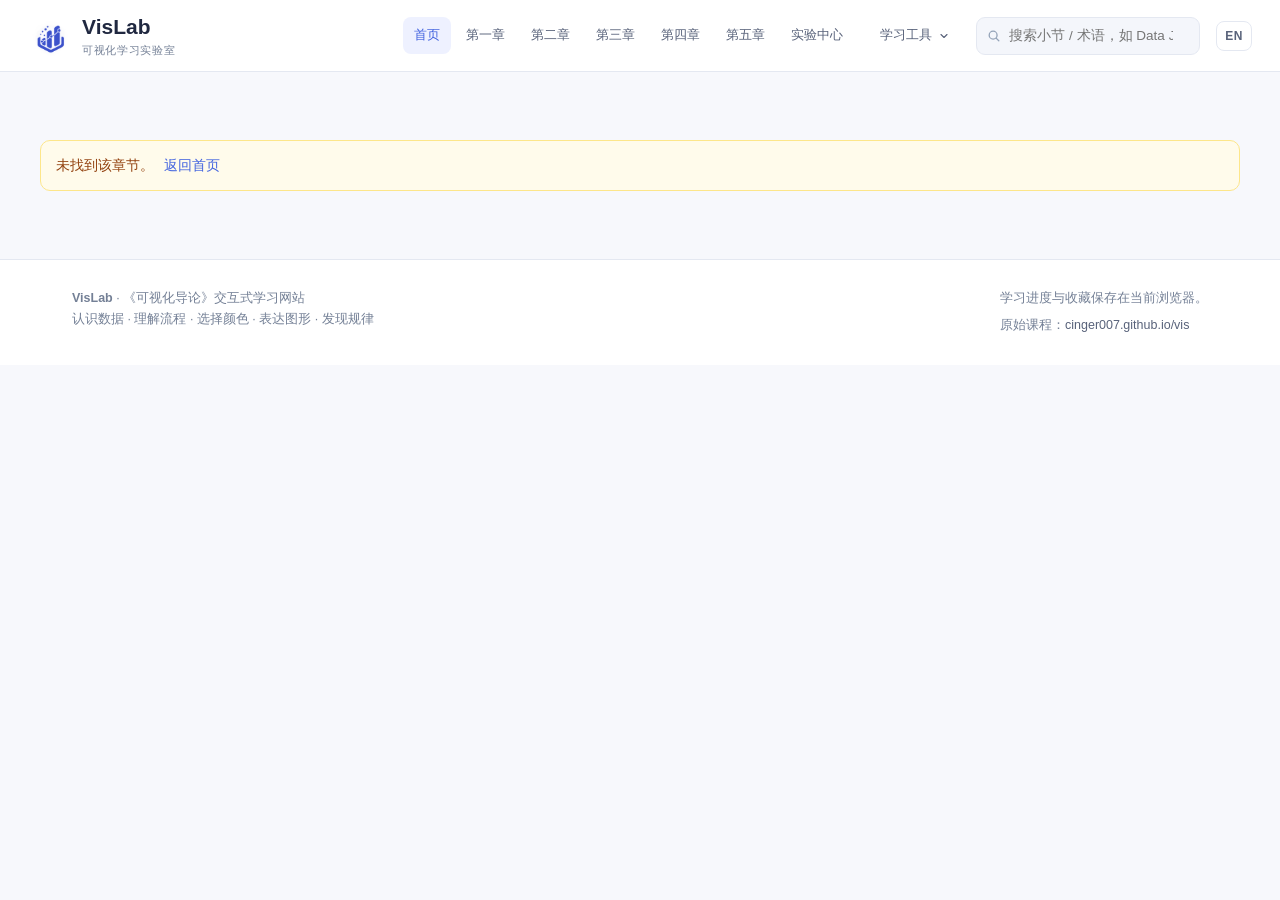
<file: chapter.html>
﻿<!DOCTYPE html>
<html lang="zh-CN">
<head>
<meta charset="UTF-8">
<meta name="viewport" content="width=device-width, initial-scale=1">
<link rel="icon" href="assets/images/logo.png" type="image/png">
<title data-i18n="chapter">章节总览 · VisLab</title>
<meta name="description" content="按章节查看本章目标、先修要求、小节学习路径与配套交互实验。">
<link rel="stylesheet" href="assets/css/base.css?v=20261018-light-ui">
<link rel="stylesheet" href="assets/css/experiments.css?v=20261018-1">
<link rel="stylesheet" href="assets/css/ui.css?v=20261021-vislab">
<link rel="stylesheet" href="assets/css/motion.css?v=20261018">
<link rel="stylesheet" href="assets/css/system.css?v=20261018-flow2">
</head>
<body>
<header class="site-header" id="site-header"></header>

<div id="chapter-root"></div>

<footer class="site-footer" id="site-footer"></footer>

<script defer src="assets/vendor/d3.min.js"></script>
<script defer src="assets/js/course-meta.js?v=20261021-vislab"></script>
<script defer src="assets/js/course-c1.js"></script>
<script defer src="assets/js/course-c2.js"></script>
<script defer src="assets/js/course-c3.js"></script>
<script defer src="assets/js/course-c4.js?v=20261018-polish"></script>
<script defer src="assets/js/course-c5.js"></script>
<script defer src="assets/js/store.js"></script>
<script defer src="assets/js/common.js?v=20261021-vislab"></script>
<script defer src="assets/js/i18n.js?v=20261021-vislab"></script>
<script defer src="assets/js/shell.js?v=20261021-vislab"></script>
<script defer src="assets/js/chapter.js?v=20261021-vislab"></script>
</body>
</html>
</file>
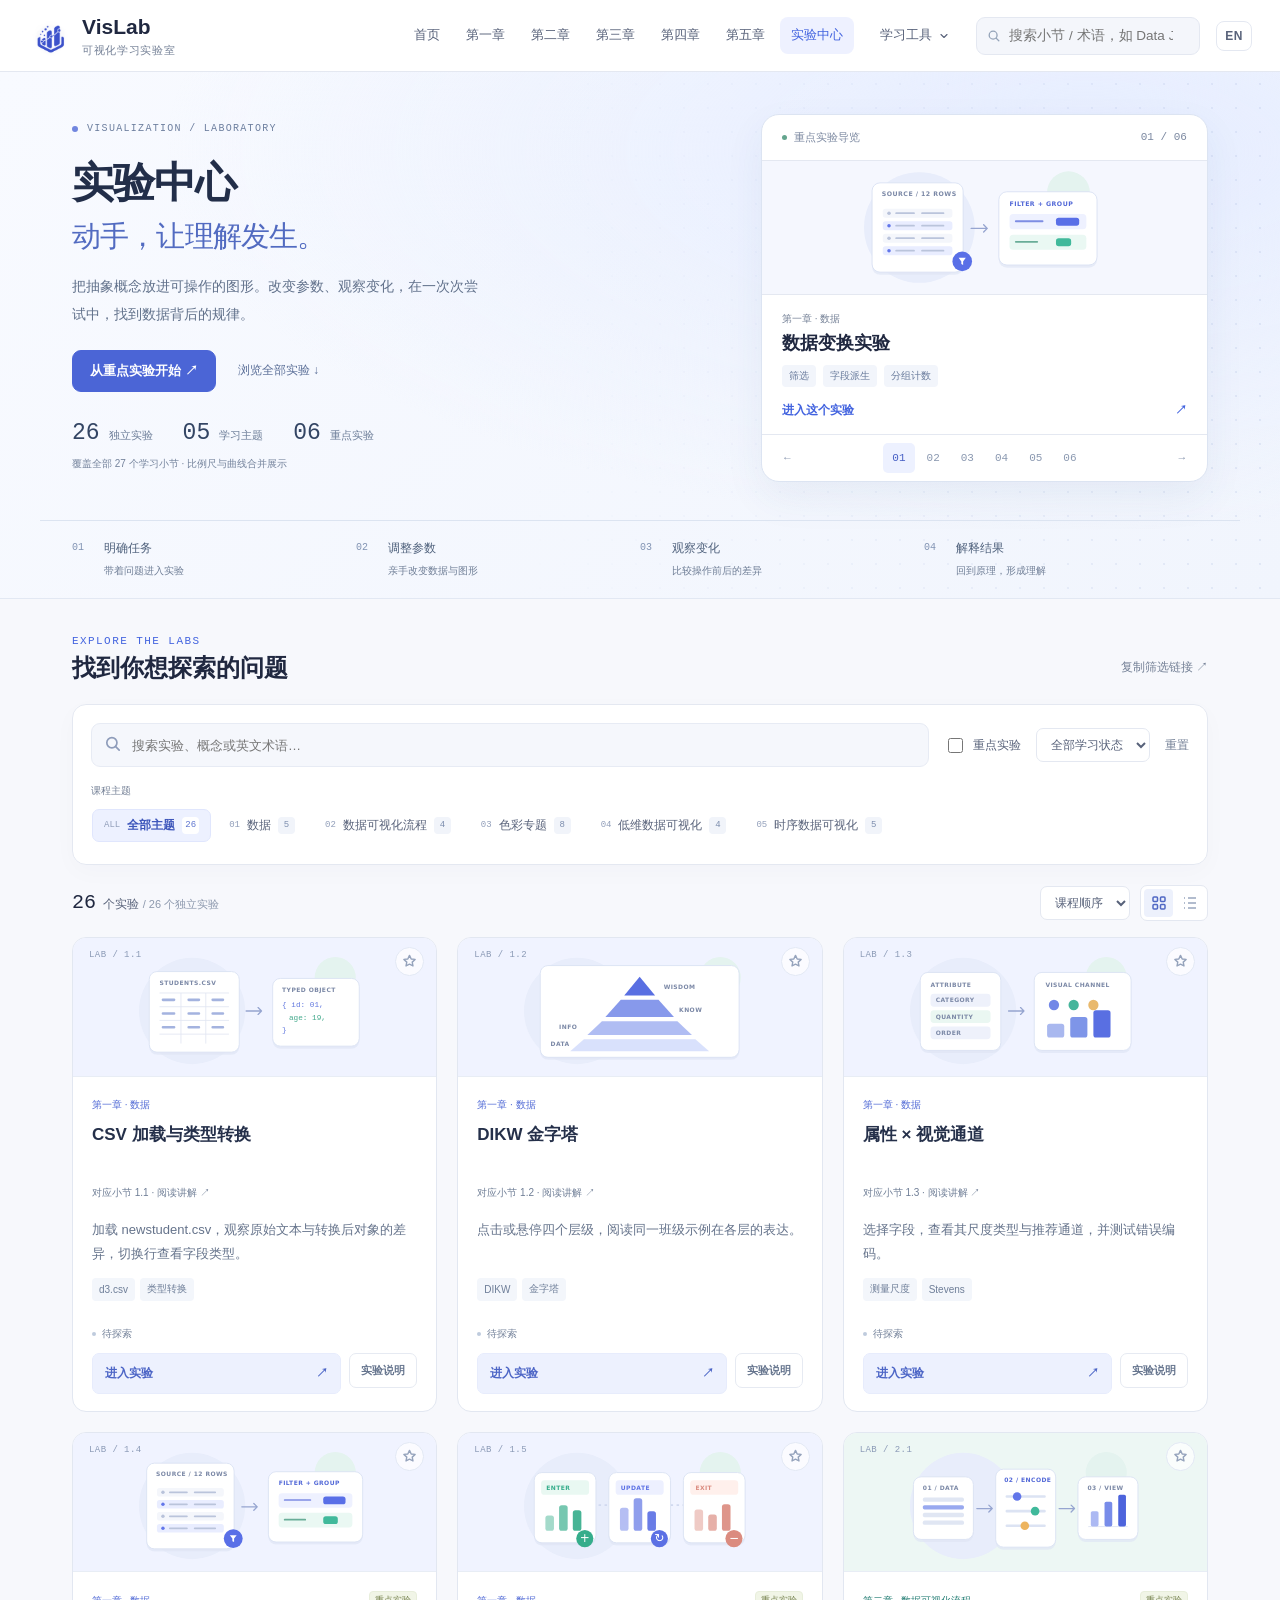
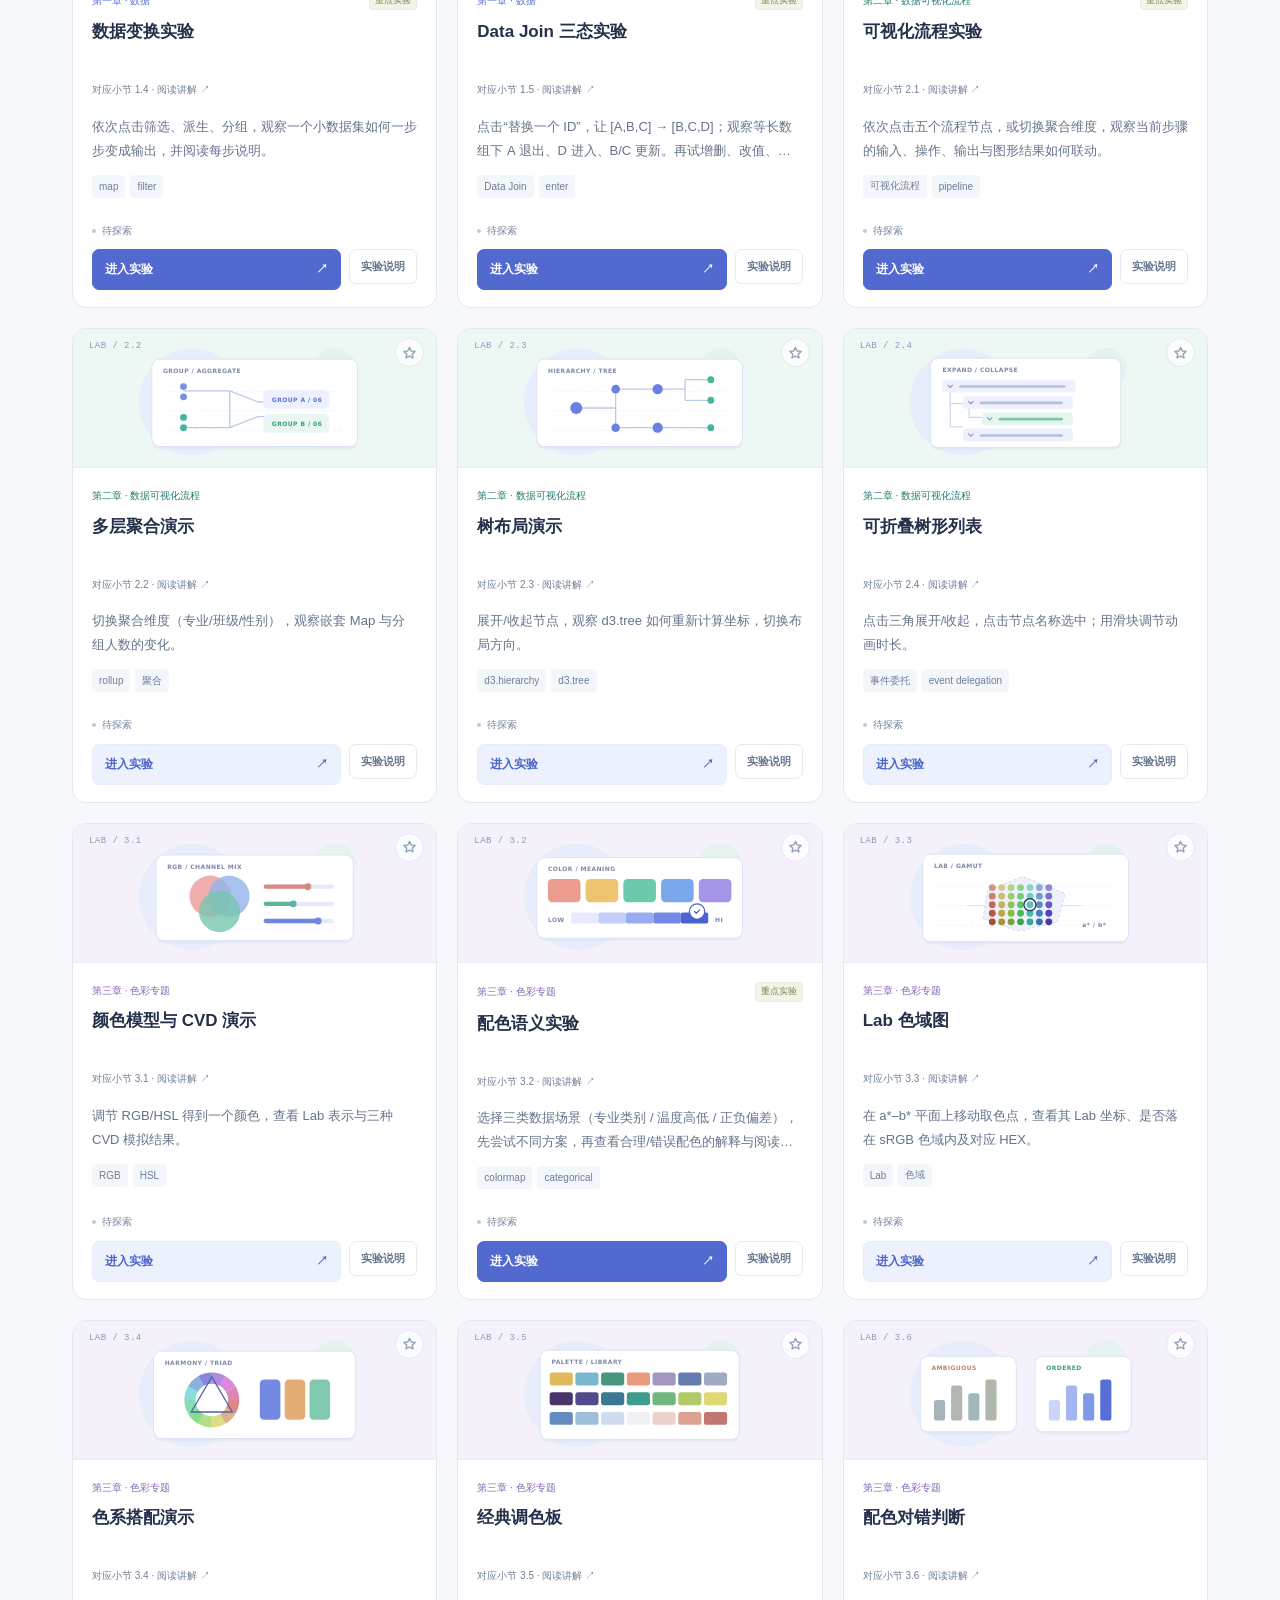
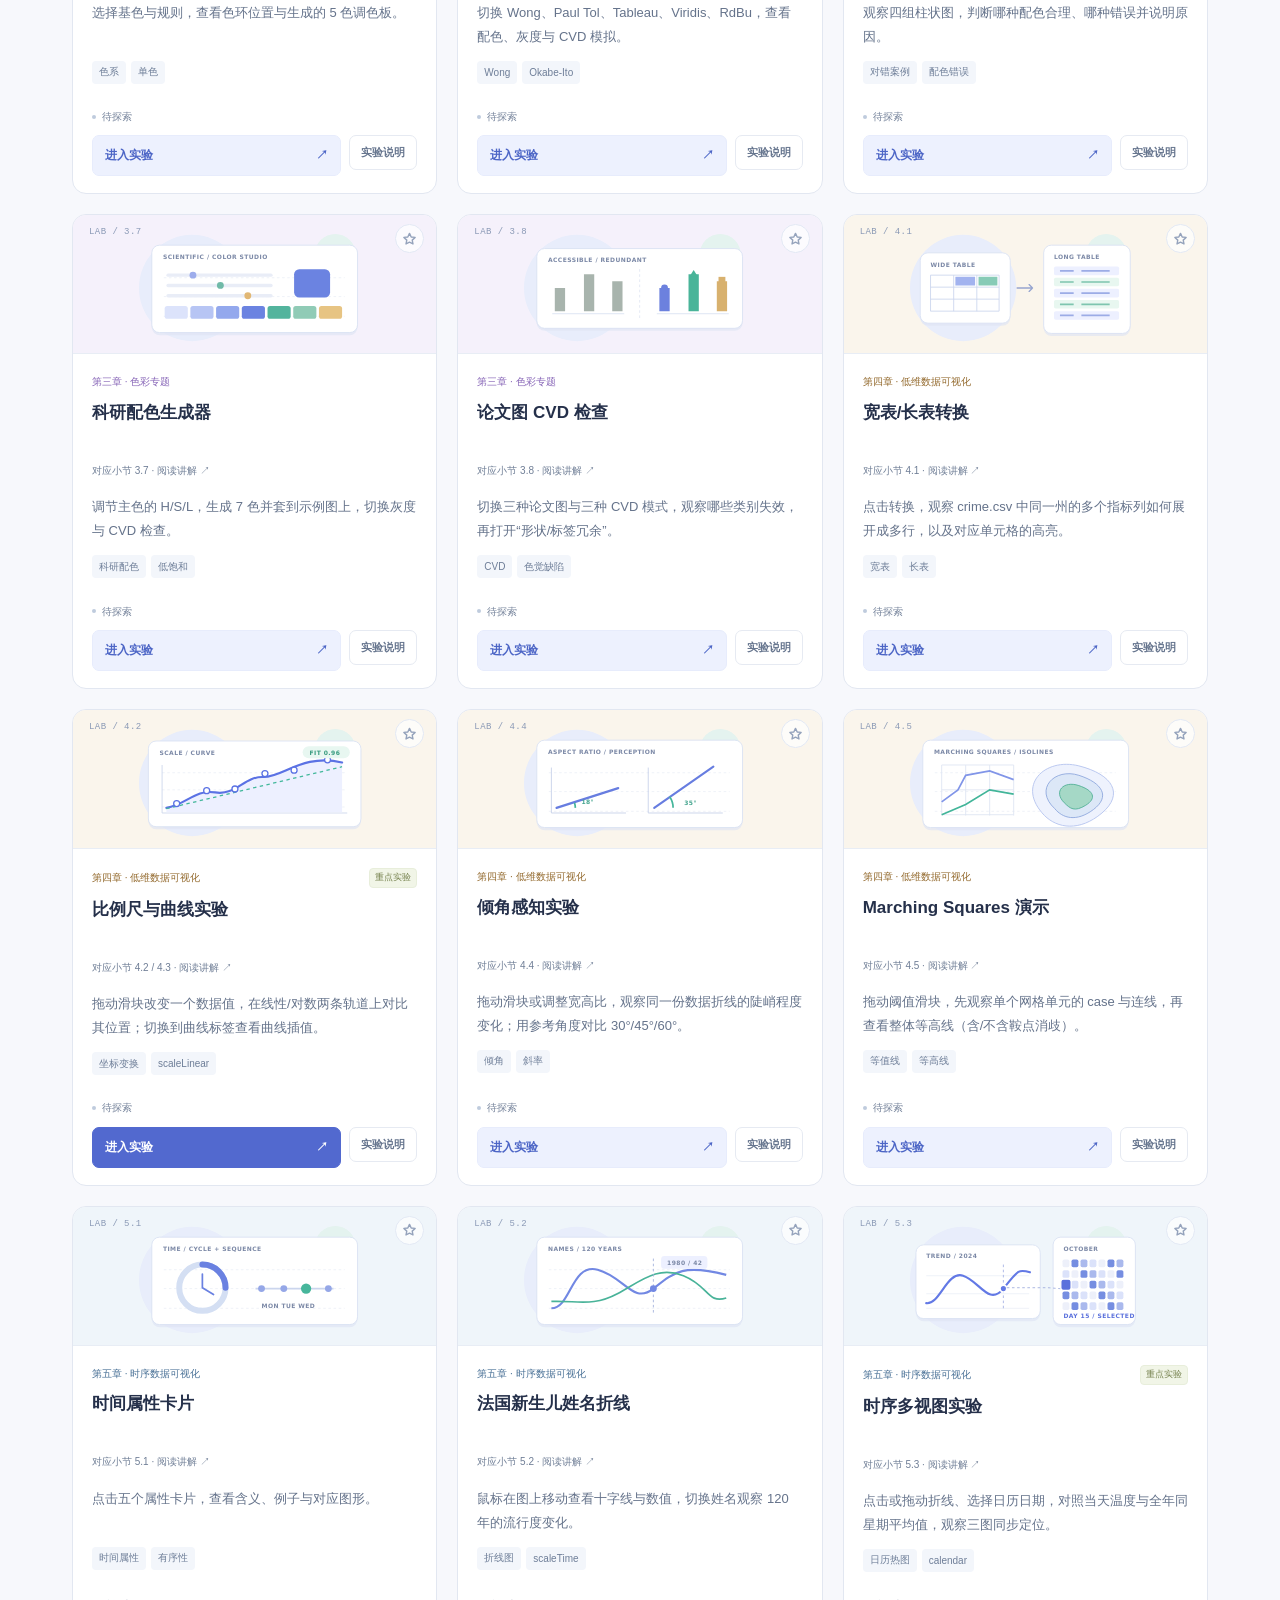
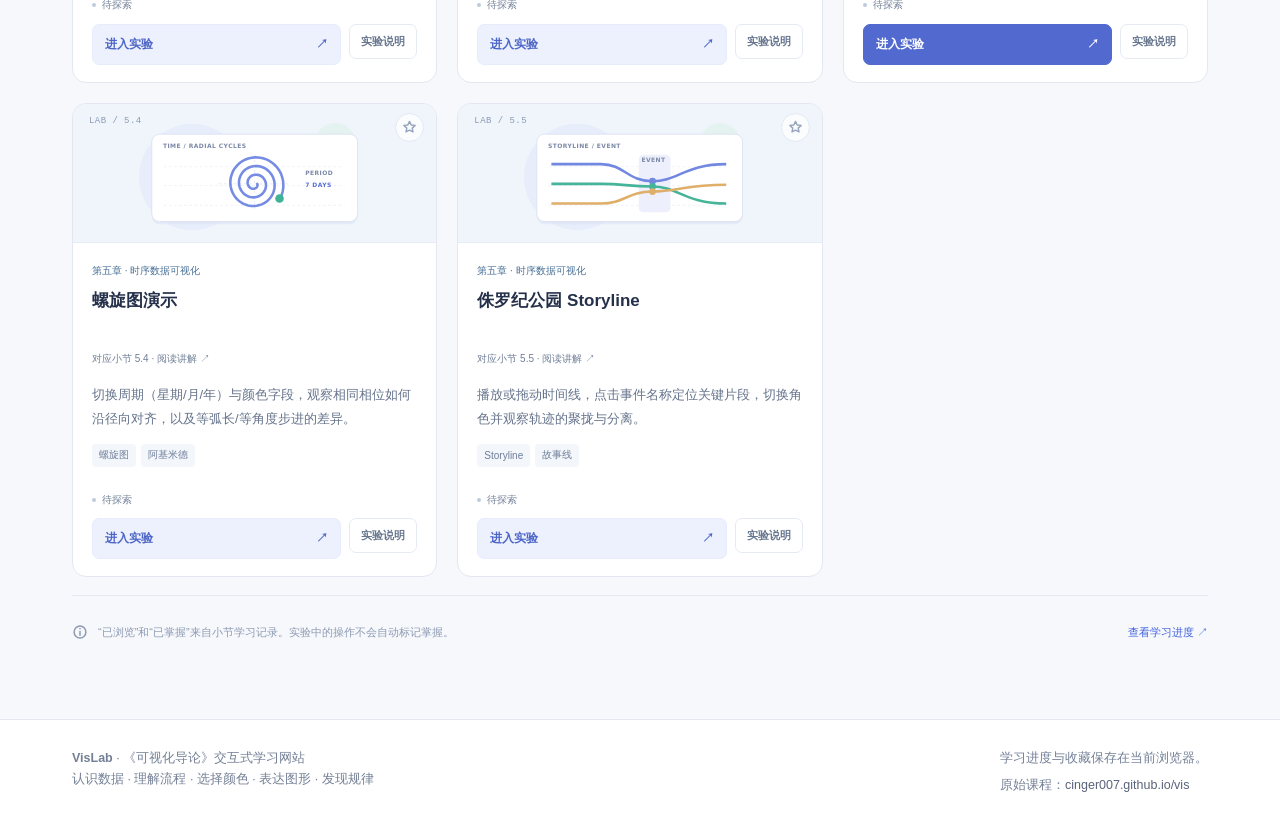
<file: experiments.html>
﻿<!DOCTYPE html>
<html lang="zh-CN">
<head>
<meta charset="UTF-8">
<meta name="viewport" content="width=device-width, initial-scale=1">
<link rel="icon" href="assets/images/logo.png" type="image/png">
<title data-i18n="experiments">实验中心 · VisLab</title>
<meta name="description" content="26 个独立交互实验覆盖 27 个学习小节：数据变换、Data Join、可视化流水线、颜色语义、比例尺与时间视图。">
<link rel="stylesheet" href="assets/css/base.css?v=20261018-light-ui">
<link rel="stylesheet" href="assets/css/experiments.css?v=20261018-1">
<link rel="stylesheet" href="assets/css/ui.css?v=20261021-vislab">
<link rel="stylesheet" href="assets/css/motion.css?v=20261018">
<link rel="stylesheet" href="assets/css/interactions.css?v=20261018-2">
<link rel="stylesheet" href="assets/css/system.css?v=20261018-flow2">
<link rel="stylesheet" href="assets/css/experiment-center.css?v=20261021-method">
</head>
<body class="lab-center">
<header class="site-header" id="site-header"></header>

<main>
<section class="center-hero" aria-labelledby="center-title">
  <div class="wrap center-hero-grid">
    <div class="center-intro">
      <div class="center-kicker"><span></span> VISUALIZATION / LABORATORY</div>
      <h1 id="center-title" data-i18n-html="exp.h1">实验中心<span>动手，让理解发生。</span></h1>
      <p data-i18n="exp.intro">把抽象概念放进可操作的图形。改变参数、观察变化，在一次次尝试中，找到数据背后的规律。</p>
      <div class="center-hero-actions"><button class="btn" id="explore-key" type="button" data-i18n="exp.start">从重点实验开始 ↗</button><a href="#lab-catalog" data-i18n="exp.browse">浏览全部实验 ↓</a></div>
      <div class="center-metrics"><span><b id="catalog-total">26</b><span data-i18n="exp.m1">独立实验</span></span><span><b>05</b><span data-i18n="exp.m2">学习主题</span></span><span><b>06</b><span data-i18n="exp.m3">重点实验</span></span></div>
      <div class="center-coverage" data-i18n="exp.coverage">覆盖全部 27 个学习小节 · 比例尺与曲线合并展示</div>
    </div>
    <section class="feature-lab" aria-label="重点实验导览">
      <div class="feature-top"><span><i></i> <span data-i18n="exp.feature">重点实验导览</span></span><span id="feature-index">01 / 06</span></div>
      <div id="feature-content" aria-live="polite"></div>
      <div class="feature-controls"><button type="button" id="feature-prev" aria-label="上一个重点实验" data-i18n-aria="exp.prev">←</button><div id="feature-dots" aria-label="选择重点实验"></div><button type="button" id="feature-next" aria-label="下一个重点实验" data-i18n-aria="exp.next">→</button></div>
    </section>
  </div>
  <ol class="wrap center-method" aria-label="实验学习方法" data-i18n-aria="exp.method"><li><span>01</span><span data-i18n="exp.step1">明确任务</span><small data-i18n="exp.step1s">带着问题进入实验</small></li><li><span>02</span><span data-i18n="exp.step2">调整参数</span><small data-i18n="exp.step2s">亲手改变数据与图形</small></li><li><span>03</span><span data-i18n="exp.step3">观察变化</span><small data-i18n="exp.step3s">比较操作前后的差异</small></li><li><span>04</span><span data-i18n="exp.step4">解释结果</span><small data-i18n="exp.step4s">回到原理，形成理解</small></li></ol>
</section>

<section class="wrap center-catalog" id="lab-catalog" aria-labelledby="catalog-title">
  <div class="catalog-heading"><div><div class="workspace-kicker">EXPLORE THE LABS</div><h2 id="catalog-title" data-i18n="exp.catalog.title">找到你想探索的问题</h2></div><button class="center-text-btn" id="copy-filters" type="button" data-i18n="exp.copy">复制筛选链接 ↗</button></div>
  <div class="catalog-filters" id="catalog-filters">
    <div class="catalog-search-row">
      <div class="catalog-search"><label class="visually-hidden" for="experiment-search" data-i18n="exp.find">查找实验</label><span id="catalog-search-icon" aria-hidden="true"></span><input id="experiment-search" type="search" placeholder="搜索实验、概念或英文术语…" data-i18n-ph="exp.search.ph" maxlength="120" autocomplete="off"></div>
      <label class="center-key-toggle"><input id="experiment-key-only" type="checkbox"><span data-i18n="exp.keyonly">重点实验</span></label>
      <label class="center-scope"><span class="visually-hidden">学习状态</span><select id="experiment-scope" aria-label="学习状态"><option value="all" data-i18n="exp.scope.all">全部学习状态</option><option value="new" data-i18n="exp.scope.new">尚未浏览</option><option value="visited" data-i18n="exp.scope.visited">已浏览未掌握</option><option value="mastered" data-i18n="exp.scope.mastered">已掌握</option><option value="saved" data-i18n="exp.scope.saved">我的收藏</option></select></label>
      <button class="center-text-btn" id="experiment-reset" type="button" data-i18n="exp.reset">重置</button>
    </div>
    <div class="catalog-topics-label"><span data-i18n="exp.topics">课程主题</span><small data-i18n="exp.swipe">可左右滑动</small></div>
    <div class="filter-bar" id="filter-bar" role="group" aria-label="按章节筛选"></div>
  </div>
  <div class="catalog-results-row"><p id="experiment-results" role="status" aria-live="polite" tabindex="-1"></p><div class="catalog-view-tools"><label for="experiment-sort" class="visually-hidden">实验排序</label><select id="experiment-sort"><option value="course" data-i18n="exp.sort.course">课程顺序</option><option value="key" data-i18n="exp.sort.key">重点优先</option></select><div class="catalog-view" role="group" aria-label="实验显示方式"><button id="view-grid" type="button" aria-label="卡片视图" aria-pressed="true"></button><button id="view-list" type="button" aria-label="列表视图" aria-pressed="false"></button></div></div></div>
  <div class="active-lab-filters" id="active-lab-filters" aria-label="已选筛选条件"></div>
  <div class="exp-grid" id="exp-grid"></div>
  <div class="catalog-bottom-note"><span id="catalog-note-icon" aria-hidden="true"></span><p data-i18n="exp.note1">“已浏览”和“已掌握”来自小节学习记录。实验中的操作不会自动标记掌握。</p><a href="stats.html" data-i18n="exp.note2">查看学习进度 ↗</a></div>
</section>
</main>

<dialog id="lab-info-dialog" class="lab-info-dialog" aria-labelledby="lab-info-title"><div class="lab-info-inner"><button id="lab-info-close" class="icon-btn" aria-label="关闭实验说明" data-i18n-aria="exp.dialog.close" autofocus></button><div id="lab-info-content"></div></div></dialog>

<footer class="site-footer" id="site-footer"></footer>

<script defer src="assets/vendor/d3.min.js"></script>
<script defer src="assets/js/course-meta.js?v=20261021-vislab"></script>
<script defer src="assets/js/course-c1.js"></script>
<script defer src="assets/js/course-c2.js"></script>
<script defer src="assets/js/course-c3.js"></script>
<script defer src="assets/js/course-c4.js?v=20261018-polish"></script>
<script defer src="assets/js/course-c5.js"></script>
<script defer src="assets/js/store.js"></script>
<script defer src="assets/js/common.js?v=20261021-vislab"></script>
<script defer src="assets/js/i18n.js?v=20261021-vislab"></script>
<script defer src="assets/js/shell.js?v=20261021-vislab"></script>
<script defer src="assets/js/experiments.js?v=20261019-bi"></script>
</body>
</html>
</file>
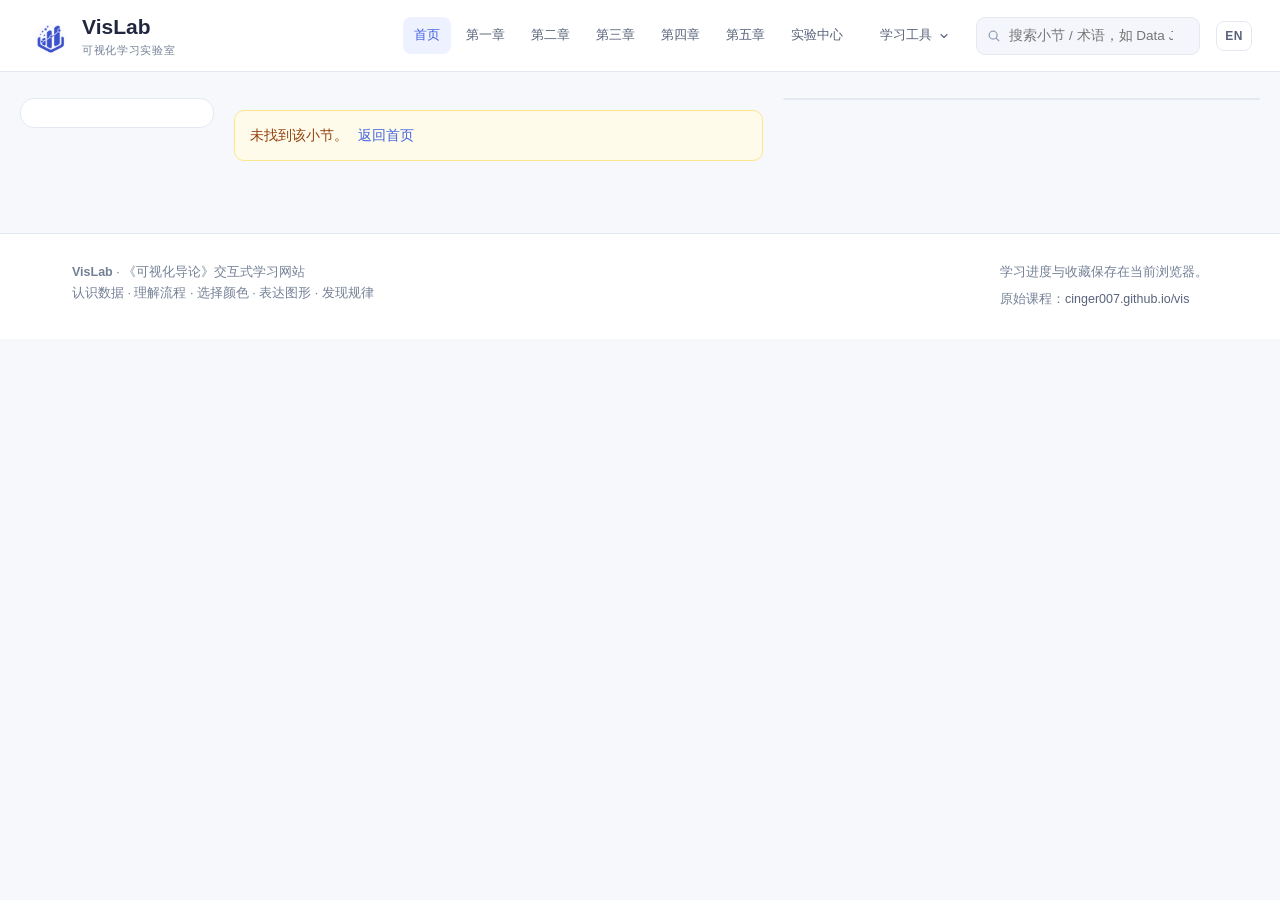
<file: lesson.html>
﻿<!DOCTYPE html>
<html lang="zh-CN">
<head>
<meta charset="UTF-8">
<meta name="viewport" content="width=device-width, initial-scale=1">
<link rel="icon" href="assets/images/logo.png" type="image/png">
<title>小节学习 · VisLab</title>
<meta name="description" content="小节讲解、关键代码、交互实验与即时自测并排呈现，边读边操作边检验。">
<link rel="stylesheet" href="assets/css/base.css?v=20261018-light-ui">
<link rel="stylesheet" href="assets/css/lesson.css?v=20261021-footer">
<link rel="stylesheet" href="assets/css/experiments.css?v=20261018-1">
<link rel="stylesheet" href="assets/css/ui.css?v=20261021-vislab">
<link rel="stylesheet" href="assets/css/motion.css?v=20261018">
<link rel="stylesheet" href="assets/css/interactions.css?v=20261018-2">
<link rel="stylesheet" href="assets/css/lab-enhancements.css?v=20261019-refined">
<link rel="stylesheet" href="assets/css/showcase-labs.css?v=20261018-showcase">
<link rel="stylesheet" href="assets/css/system.css?v=20261018-flow2">
</head>
<body>
<header class="site-header" id="site-header"></header>

<div class="learn-layout" id="learn-layout">
  <aside class="sidebar" id="sidebar"></aside>
  <main class="learn-main" id="learn-main"></main>
  <aside class="lab-pane" id="lab-pane"></aside>
</div>

<footer class="site-footer" id="site-footer" style="margin-left:0"></footer>

<script defer src="assets/vendor/d3.min.js"></script>
<script defer src="assets/vendor/prism.js" data-manual></script>
<script defer src="assets/js/course-meta.js?v=20261021-vislab"></script>
<script defer src="assets/js/course-c1.js"></script>
<script defer src="assets/js/course-c2.js"></script>
<script defer src="assets/js/course-c3.js"></script>
<script defer src="assets/js/course-c4.js?v=20261018-clarity2"></script>
<script defer src="assets/js/course-c5.js?v=20261018-showcase"></script>
<script defer src="assets/js/store.js"></script>
<script defer src="assets/js/common.js?v=20261021-vislab"></script>
<script defer src="assets/js/i18n.js?v=20261021-vislab"></script>
<script defer src="assets/js/shell.js?v=20261021-vislab"></script>
<script defer src="assets/js/experiments/registry.js?v=20261019-bi"></script>
<script defer src="assets/js/lab-workbench.js?v=20261019-bi"></script>
<script defer src="assets/js/experiments/data-transform.js?v=20261019-bi"></script>
<script defer src="assets/js/experiments/data-join.js?v=20261019-bi"></script>
<script defer src="assets/js/experiments/pipeline.js?v=20261019-bi"></script>
<script defer src="assets/js/experiments/color-semantics.js?v=20261019-bi"></script>
<script defer src="assets/js/experiments/scale-curve.js?v=20261019-bi"></script>
<script defer src="assets/js/experiments/time-views.js?v=20261019-bi"></script>
<script defer src="assets/js/experiments/demos-ch1.js?v=20261019-bi"></script>
<script defer src="assets/js/experiments/demos-ch2.js?v=20261019-bi"></script>
<script defer src="assets/js/experiments/demos-ch3.js?v=20261019-bi"></script>
<script defer src="assets/js/experiments/demos-ch4.js?v=20261019-bi"></script>
<script defer src="assets/js/experiments/demos-ch5.js?v=20261019-bi"></script>
<script defer src="assets/js/code-playground.js?v=20261019-bi"></script>
<script defer src="assets/js/lesson.js?v=20261021-vislab"></script>
<script defer src="assets/js/interactions.js?v=20261019-bi"></script>
</body>
</html>
</file>
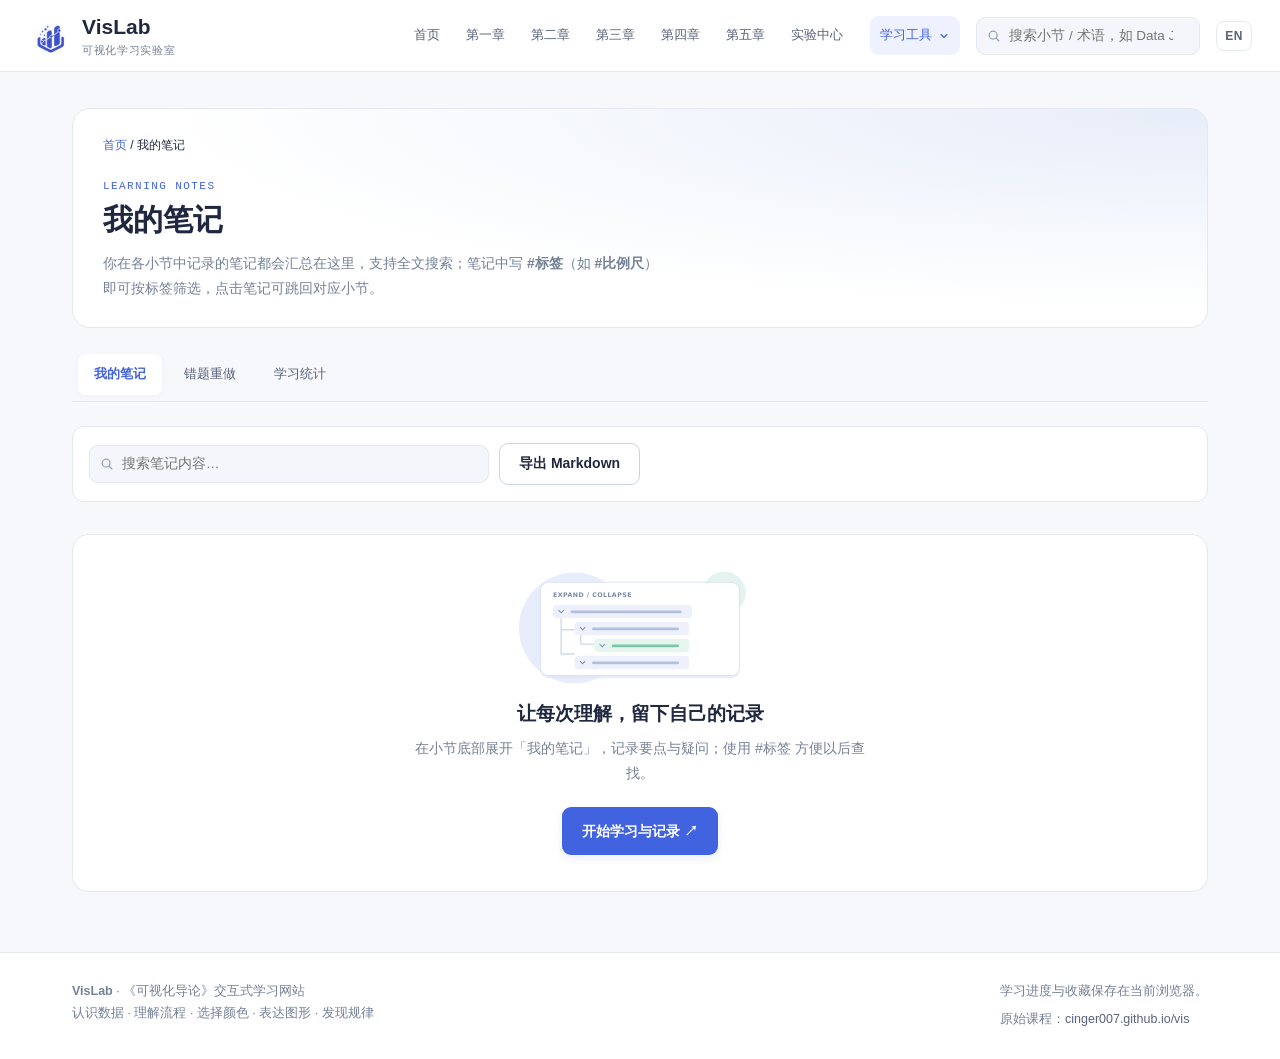
<file: notes.html>
﻿<!DOCTYPE html>
<html lang="zh-CN">
<head>
<meta charset="UTF-8">
<meta name="viewport" content="width=device-width, initial-scale=1">
<link rel="icon" href="assets/images/logo.png" type="image/png">
<title data-i18n="title.notes">我的笔记 · VisLab</title>
<meta name="description" content="查看你在学习过程中记录的所有笔记，按章节聚合，支持全文搜索。">
<link rel="stylesheet" href="assets/css/base.css?v=20261018-light-ui">
<link rel="stylesheet" href="assets/css/experiments.css?v=20261018-1">
<link rel="stylesheet" href="assets/css/ui.css?v=20261021-vislab">
<link rel="stylesheet" href="assets/css/motion.css?v=20261018">
<link rel="stylesheet" href="assets/css/system.css?v=20261018-flow2">
</head>
<body>
<header class="site-header" id="site-header"></header>

<main class="wrap workspace-page">
  <header class="workspace-head">
  <div class="crumb"><a href="index.html" data-i18n="nav.home">首页</a> / <span data-i18n="tools.notes">我的笔记</span></div>
  <div class="workspace-kicker">LEARNING NOTES</div>
  <h1 data-i18n="notes.h1">我的笔记</h1>
  <p class="muted" style="max-width:560px;margin-bottom:24px" data-i18n-html="notes.intro">你在各小节中记录的笔记都会汇总在这里，支持全文搜索；笔记中写 <b>#标签</b>（如 <b>#比例尺</b>）即可按标签筛选，点击笔记可跳回对应小节。</p>

  </header>
  <nav class="workspace-nav" aria-label="学习工具页面" data-i18n-aria="ws.nav"><a href="notes.html" aria-current="page" data-i18n="tools.notes">我的笔记</a><a href="review.html" data-i18n="tools.review">错题重做</a><a href="stats.html" data-i18n="tools.stats">学习统计</a></nav>

  <div class="notes-toolbar">
    <div class="search-wrap" style="width:100%;max-width:400px">
      <span class="search-ico" aria-hidden="true" id="notes-search-ico"></span>
      <input type="search" id="notes-search" placeholder="搜索笔记内容…" data-i18n-ph="notes.search.ph" autocomplete="off">
    </div>
    <button class="btn btn-ghost btn-sm" id="notes-export" data-i18n="notes.export">导出 Markdown</button>
  </div>
  <div class="notes-tags" id="notes-tags"></div>

  <div id="notes-list"></div>
</main>

<footer class="site-footer" id="site-footer"></footer>

<script defer src="assets/vendor/d3.min.js"></script>
<script defer src="assets/js/course-meta.js?v=20261021-vislab"></script>
<script defer src="assets/js/course-c1.js"></script>
<script defer src="assets/js/course-c2.js"></script>
<script defer src="assets/js/course-c3.js"></script>
<script defer src="assets/js/course-c4.js?v=20261018-polish"></script>
<script defer src="assets/js/course-c5.js"></script>
<script defer src="assets/js/store.js"></script>
<script defer src="assets/js/common.js?v=20261021-vislab"></script>
<script defer src="assets/js/i18n.js?v=20261021-vislab"></script>
<script defer src="assets/js/shell.js?v=20261021-vislab"></script>
<script defer src="assets/js/notes.js?v=20261019-bi"></script>
</body>
</html>
</file>
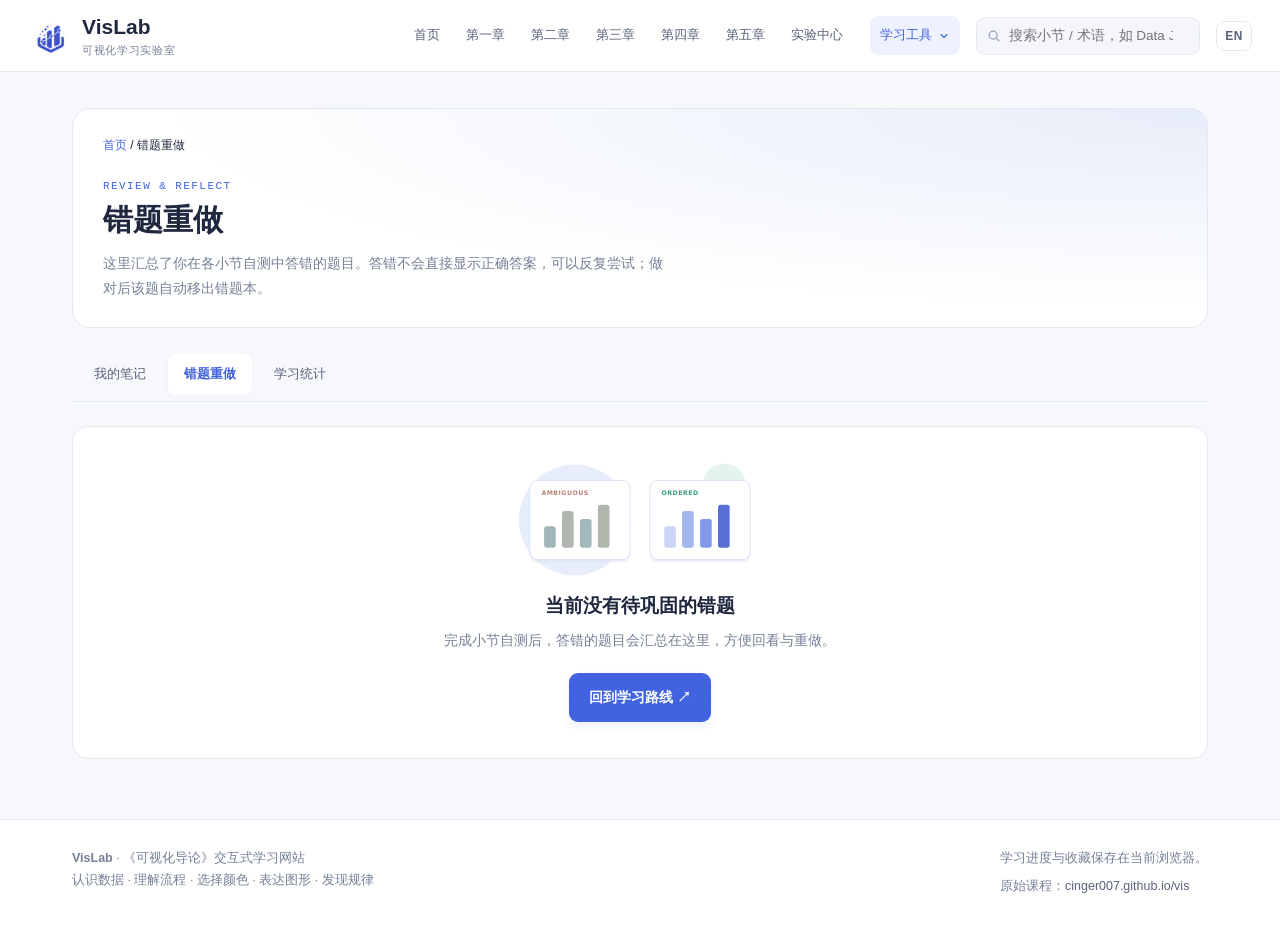
<file: review.html>
﻿<!DOCTYPE html>
<html lang="zh-CN">
<head>
<meta charset="UTF-8">
<meta name="viewport" content="width=device-width, initial-scale=1">
<link rel="icon" href="assets/images/logo.png" type="image/png">
<title data-i18n="title.review">错题重做 · VisLab</title>
<meta name="description" content="汇总各小节自测中答错的题目，逐题重做，做对后自动移出错题本。">
<link rel="stylesheet" href="assets/css/base.css?v=20261018-light-ui">
<link rel="stylesheet" href="assets/css/experiments.css?v=20261018-1">
<link rel="stylesheet" href="assets/css/ui.css?v=20261021-vislab">
<link rel="stylesheet" href="assets/css/motion.css?v=20261018">
<link rel="stylesheet" href="assets/css/system.css?v=20261018-flow2">
</head>
<body>
<header class="site-header" id="site-header"></header>

<main class="wrap workspace-page">
  <header class="workspace-head">
  <div class="crumb"><a href="index.html" data-i18n="nav.home">首页</a> / <span data-i18n="tools.review">错题重做</span></div>
  <div class="workspace-kicker">REVIEW & REFLECT</div>
  <h1 data-i18n="review.h1">错题重做</h1>
  <p class="muted" style="max-width:560px;margin-bottom:8px" data-i18n="review.intro">这里汇总了你在各小节自测中答错的题目。答错不会直接显示正确答案，可以反复尝试；做对后该题自动移出错题本。</p>
  <p class="muted" id="review-stat" style="margin-bottom:24px"></p>

  </header>
  <nav class="workspace-nav" aria-label="学习工具页面" data-i18n-aria="ws.nav"><a href="notes.html" data-i18n="tools.notes">我的笔记</a><a href="review.html" aria-current="page" data-i18n="tools.review">错题重做</a><a href="stats.html" data-i18n="tools.stats">学习统计</a></nav>

  <div id="review-list"></div>
</main>

<footer class="site-footer" id="site-footer"></footer>

<script defer src="assets/vendor/d3.min.js"></script>
<script defer src="assets/js/course-meta.js?v=20261021-vislab"></script>
<script defer src="assets/js/course-c1.js"></script>
<script defer src="assets/js/course-c2.js"></script>
<script defer src="assets/js/course-c3.js"></script>
<script defer src="assets/js/course-c4.js?v=20261018-polish"></script>
<script defer src="assets/js/course-c5.js"></script>
<script defer src="assets/js/store.js?v=20261018-1"></script>
<script defer src="assets/js/common.js?v=20261021-vislab"></script>
<script defer src="assets/js/i18n.js?v=20261021-vislab"></script>
<script defer src="assets/js/shell.js?v=20261021-vislab"></script>
<script defer src="assets/js/review.js?v=20261019-bi"></script>
</body>
</html>
</file>
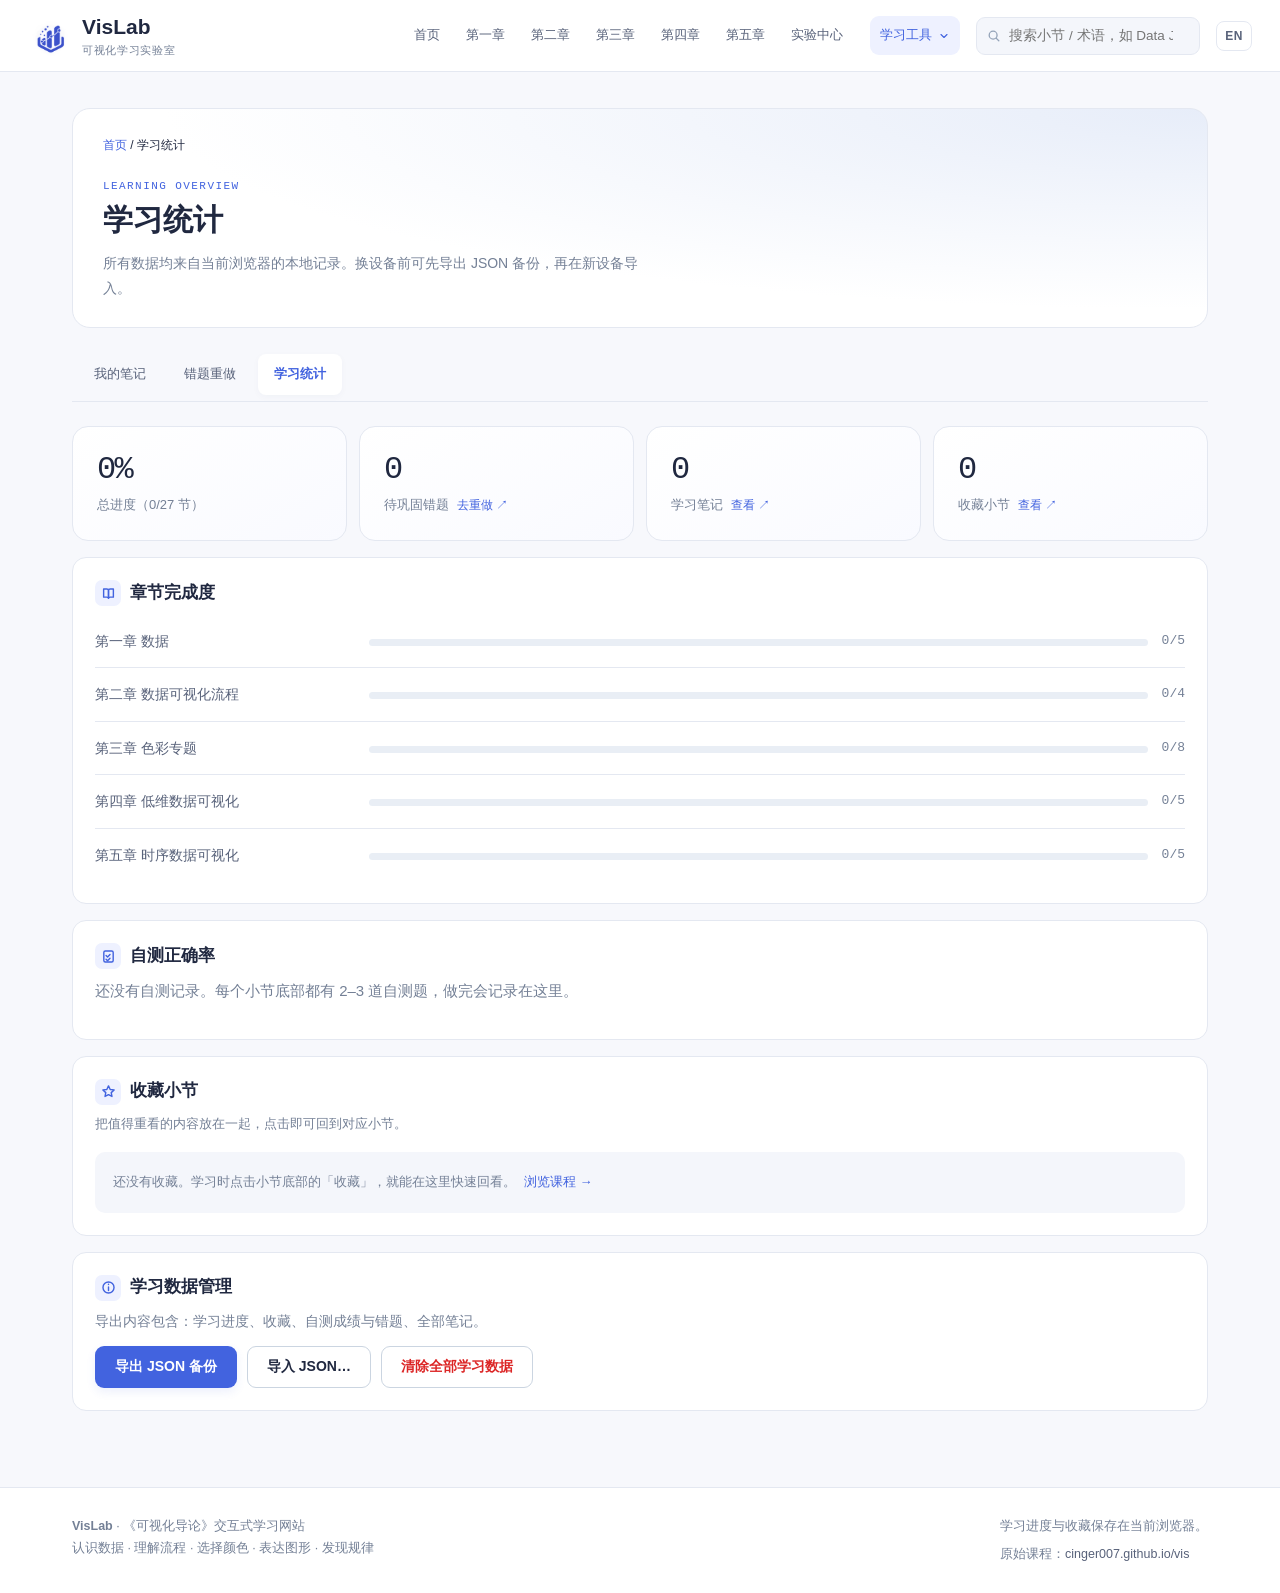
<file: stats.html>
﻿<!DOCTYPE html>
<html lang="zh-CN">
<head>
<meta charset="UTF-8">
<meta name="viewport" content="width=device-width, initial-scale=1">
<link rel="icon" href="assets/images/logo.png" type="image/png">
<title data-i18n="title.stats">学习统计 · VisLab</title>
<meta name="description" content="查看你的学习进度、自测正确率与薄弱章节，并导出或导入学习数据。">
<link rel="stylesheet" href="assets/css/base.css?v=20261018-light-ui">
<link rel="stylesheet" href="assets/css/experiments.css?v=20261018-1">
<link rel="stylesheet" href="assets/css/ui.css?v=20261021-vislab">
<link rel="stylesheet" href="assets/css/motion.css?v=20261018">
<link rel="stylesheet" href="assets/css/system.css?v=20261018-flow2">
</head>
<body>
<header class="site-header" id="site-header"></header>

<main class="wrap workspace-page">
  <header class="workspace-head">
  <div class="crumb"><a href="index.html" data-i18n="nav.home">首页</a> / <span data-i18n="tools.stats">学习统计</span></div>
  <div class="workspace-kicker">LEARNING OVERVIEW</div>
  <h1 data-i18n="stats.h1">学习统计</h1>
  <p class="muted" style="max-width:560px;margin-bottom:24px" data-i18n="stats.intro">所有数据均来自当前浏览器的本地记录。换设备前可先导出 JSON 备份，再在新设备导入。</p>

  </header>
  <nav class="workspace-nav" aria-label="学习工具页面" data-i18n-aria="ws.nav"><a href="notes.html" data-i18n="tools.notes">我的笔记</a><a href="review.html" data-i18n="tools.review">错题重做</a><a href="stats.html" aria-current="page" data-i18n="tools.stats">学习统计</a></nav>

  <div class="stat-cards" id="stat-cards"></div>

  <div class="content-card" style="margin-bottom:16px">
    <h2><span class="h-ico" id="ico-chapter"></span><span data-i18n="stats.chapters">章节完成度</span></h2>
    <div id="stat-chapters"></div>
  </div>

  <div class="content-card" style="margin-bottom:16px">
    <h2><span class="h-ico" id="ico-quiz"></span><span data-i18n="stats.quiz">自测正确率</span></h2>
    <div id="stat-quiz"></div>
  </div>

  <section class="content-card" id="saved-lessons" style="margin-bottom:16px">
    <h2><span class="h-ico" id="ico-saved"></span><span data-i18n="stats.saved">收藏小节</span></h2>
    <p class="muted" style="font-size:13px" data-i18n="stats.saved.desc">把值得重看的内容放在一起，点击即可回到对应小节。</p>
    <div class="saved-lessons-list" id="saved-lessons-list"></div>
  </section>

  <div class="content-card" style="margin-bottom:16px">
    <h2><span class="h-ico" id="ico-data"></span><span data-i18n="stats.data">学习数据管理</span></h2>
    <p class="muted" style="font-size:14px" data-i18n="stats.data.desc">导出内容包含：学习进度、收藏、自测成绩与错题、全部笔记。</p>
    <div style="display:flex;gap:10px;flex-wrap:wrap">
      <button class="btn btn-primary btn-sm" id="btn-export" data-i18n="stats.export">导出 JSON 备份</button>
      <button class="btn btn-ghost btn-sm" id="btn-import" data-i18n="stats.import">导入 JSON…</button>
      <button class="btn btn-ghost btn-sm" id="btn-reset" style="color:#dc2626" data-i18n="stats.reset">清除全部学习数据</button>
    </div>
  </div>
</main>

<footer class="site-footer" id="site-footer"></footer>

<script defer src="assets/vendor/d3.min.js"></script>
<script defer src="assets/js/course-meta.js?v=20261021-vislab"></script>
<script defer src="assets/js/course-c1.js"></script>
<script defer src="assets/js/course-c2.js"></script>
<script defer src="assets/js/course-c3.js"></script>
<script defer src="assets/js/course-c4.js?v=20261018-polish"></script>
<script defer src="assets/js/course-c5.js"></script>
<script defer src="assets/js/store.js?v=20261018-1"></script>
<script defer src="assets/js/common.js?v=20261021-vislab"></script>
<script defer src="assets/js/i18n.js?v=20261021-vislab"></script>
<script defer src="assets/js/shell.js?v=20261021-vislab"></script>
<script defer src="assets/js/stats.js?v=20261019-bi"></script>
</body>
</html>
</file>
<file: assets/css/base.css>
/* ============================================================
   可视化学习实验室 · 全局样式 base.css
   浅色学习界面：浅灰底 / 白卡片 / 蓝色主操作 / 章节色
   ============================================================ */
:root {
  --bg: #f4f6fa;
  --surface: #ffffff;
  --surface-2: #f8fafc;
  --border: #e3e8f0;
  --border-strong: #cbd5e1;
  --text: #1e293b;
  --text-2: #475569;
  --text-3: #64748b;
  --text-4: #94a3b8;
  --primary: #2563eb;
  --primary-dark: #1d4ed8;
  --primary-soft: #eff4ff;
  --primary-border: #bfd4ff;
  --green: #10b981;
  --green-soft: #ecfdf5;
  --red: #ef4444;
  --red-soft: #fef2f2;
  --amber: #f59e0b;
  --amber-soft: #fffbeb;
  --purple: #8b5cf6;
  --radius: 12px;
  --radius-sm: 8px;
  --shadow-sm: 0 1px 2px rgba(15, 23, 42, .06);
  --shadow: 0 4px 16px rgba(15, 23, 42, .08);
  --shadow-lg: 0 12px 32px rgba(15, 23, 42, .14);
  --maxw: 1280px;
  --header-h: 60px;
  --font: -apple-system, BlinkMacSystemFont, "Segoe UI", "PingFang SC",
    "Hiragino Sans GB", "Microsoft YaHei", "Helvetica Neue", Arial, sans-serif;
  --mono: "SFMono-Regular", Consolas, "Liberation Mono", Menlo, monospace;
}
* { box-sizing: border-box; }
html { -webkit-text-size-adjust: 100%; }
body {
  margin: 0;
  font-family: var(--font);
  background: var(--bg);
  color: var(--text);
  line-height: 1.75;
  font-size: 15.5px;
}
h1, h2, h3, h4, h5 { line-height: 1.35; color: var(--text); margin: 0 0 .5em; font-weight: 700; }
p { margin: 0 0 .85em; }
a { color: var(--primary); text-decoration: none; }
a:hover { text-decoration: underline; }
code {
  font-family: var(--mono);
  background: #eef2f7;
  padding: .12em .4em;
  border-radius: 4px;
  font-size: .88em;
  color: #be185d;
}
pre {
  background: #f7f9fd;
  color: #34465f;
  padding: 14px 16px;
  border-radius: var(--radius-sm);
  overflow-x: auto;
  font-family: var(--mono);
  font-size: 13px;
  line-height: 1.6;
  margin: 0 0 1em;
}
pre code { background: none; padding: 0; color: inherit; font-size: inherit; }
img, svg { max-width: 100%; }
button { font-family: inherit; }

/* ---------- 顶部导航 ---------- */
.site-header {
  position: sticky;
  top: 0;
  z-index: 100;
  background: rgba(255, 255, 255, .92);
  backdrop-filter: blur(8px);
  border-bottom: 1px solid var(--border);
  height: var(--header-h);
}
.site-header .bar {
  max-width: var(--maxw);
  margin: 0 auto;
  padding: 0 20px;
  height: 100%;
  display: flex;
  align-items: center;
  gap: 18px;
}
.brand { display: flex; align-items: center; gap: 10px; font-weight: 800; color: var(--text); white-space: nowrap; }
.brand:hover { text-decoration: none; }
.brand .logo {
  width: 32px; height: 32px; border-radius: 9px;
  background: linear-gradient(135deg, #2563eb, #06b6d4);
  display: grid; place-items: center; color: #fff; font-size: 17px;
}
.brand small { display: block; font-size: 11px; font-weight: 500; color: var(--text-3); line-height: 1; }
.nav-links { display: flex; gap: 4px; }
.nav-links a {
  padding: 7px 13px; border-radius: 8px; color: var(--text-2);
  font-size: 14.5px; font-weight: 500;
}
.nav-links a:hover { background: var(--surface-2); text-decoration: none; color: var(--primary); }
.nav-links a.active { background: var(--primary-soft); color: var(--primary); }
.header-spacer { flex: 1; }

/* 搜索框 */
.search-wrap { position: relative; width: 250px; }
.search-wrap input {
  width: 100%; height: 38px; padding: 0 12px 0 36px;
  border: 1px solid var(--border-strong); border-radius: 20px;
  font-size: 14px; font-family: inherit; background: var(--surface-2); outline: none;
}
.search-wrap input:focus { border-color: var(--primary); background: #fff; box-shadow: 0 0 0 3px rgba(37,99,235,.12); }
.search-results {
  position: absolute; top: 46px; left: 0; right: 0;
  background: #fff; border: 1px solid var(--border); border-radius: var(--radius-sm);
  box-shadow: var(--shadow-lg); max-height: 420px; overflow-y: auto; display: none;
}
.search-results.open { display: block; }
.search-item { display: block; padding: 10px 14px; border-bottom: 1px solid var(--border); color: var(--text); }
.search-item:last-child { border-bottom: none; }
.search-item:hover { background: var(--primary-soft); text-decoration: none; }
.search-item .si-top { font-size: 12px; color: var(--text-3); }
.search-item .si-title { font-weight: 600; font-size: 14.5px; }
.search-item .si-desc { font-size: 13px; color: var(--text-2); overflow: hidden; text-overflow: ellipsis; white-space: nowrap; }
.search-empty { padding: 18px; text-align: center; color: var(--text-3); font-size: 14px; }
.icon-btn {
  width: 38px; height: 38px; border-radius: 50%; border: 1px solid var(--border-strong);
  background: #fff; cursor: pointer; font-size: 17px; display: grid; place-items: center; color: var(--text-2);
}
.icon-btn:hover { background: var(--surface-2); }
.menu-btn { display: none; }

/* ---------- 通用容器 ---------- */
.wrap { max-width: var(--maxw); margin: 0 auto; padding: 0 20px; }
.section { padding: 34px 0; }
.section-title { font-size: 22px; margin-bottom: 6px; }
.section-lead { color: var(--text-2); margin-bottom: 22px; }
.eyebrow { text-transform: uppercase; letter-spacing: .12em; font-size: 12px; font-weight: 700; color: var(--primary); }

/* ---------- 按钮 ---------- */
.btn {
  display: inline-flex; align-items: center; gap: 7px;
  padding: 10px 20px; border-radius: 9px; border: 1px solid transparent;
  font-size: 15px; font-weight: 600; cursor: pointer; transition: .15s;
  text-decoration: none; white-space: nowrap;
}
.btn:hover { text-decoration: none; }
.btn-primary { background: var(--primary); color: #fff; }
.btn-primary:hover { background: var(--primary-dark); }
.btn-ghost { background: #fff; border-color: var(--border-strong); color: var(--text); }
.btn-ghost:hover { border-color: var(--primary); color: var(--primary); }
.btn-soft { background: var(--primary-soft); color: var(--primary); }
.btn-soft:hover { background: #dde9ff; }
.btn-sm { padding: 6px 13px; font-size: 13.5px; border-radius: 7px; }
.btn:disabled { opacity: .5; cursor: not-allowed; }

/* ---------- 首页 hero ---------- */
.hero {
  background: linear-gradient(135deg, #1e3a8a 0%, #2563eb 55%, #0891b2 100%);
  color: #fff; padding: 58px 0 64px; position: relative; overflow: hidden;
}
.hero::after {
  content: ""; position: absolute; right: -80px; top: -80px; width: 380px; height: 380px;
  background: radial-gradient(circle, rgba(255,255,255,.14), transparent 70%); border-radius: 50%;
}
.hero .wrap { position: relative; z-index: 1; }
.hero .tag { letter-spacing: .18em; font-size: 12.5px; font-weight: 600; opacity: .85; }
.hero h1 { color: #fff; font-size: 38px; margin: 8px 0 10px; }
.hero .sub { font-size: 17px; opacity: .92; max-width: 640px; margin-bottom: 22px; }
.hero .meta { font-size: 13.5px; opacity: .8; margin-bottom: 26px; }
.hero .meta a { color: #fff; text-decoration: underline; }
.hero-actions { display: flex; gap: 12px; flex-wrap: wrap; }
.hero .btn-primary { background: #fff; color: var(--primary-dark); }
.hero .btn-primary:hover { background: #f0f5ff; }
.hero .btn-ghost { background: rgba(255,255,255,.12); border-color: rgba(255,255,255,.5); color: #fff; }
.hero .btn-ghost:hover { background: rgba(255,255,255,.22); }

/* 学习路线 */
.route { display: flex; align-items: stretch; gap: 0; flex-wrap: wrap; margin: 8px 0 4px; }
.route-step {
  flex: 1; min-width: 150px; background: #fff; border: 1px solid var(--border);
  border-radius: var(--radius-sm); padding: 14px 16px; position: relative; margin-right: 26px;
  box-shadow: var(--shadow-sm);
}
.route-step:last-child { margin-right: 0; }
.route-step .rn { font-size: 12px; font-weight: 700; color: var(--primary); }
.route-step .rt { font-weight: 700; font-size: 15px; margin: 2px 0; }
.route-step .rd { font-size: 12.5px; color: var(--text-3); }
.route-step::after {
  content: "→"; position: absolute; right: -22px; top: 50%; transform: translateY(-50%);
  color: var(--text-4); font-size: 20px; font-weight: 700;
}
.route-step:last-child::after { display: none; }
.route-step.done { border-color: var(--green); }
.route-step.done .rn { color: var(--green); }
.route-step.done::before { content: "✓"; position: absolute; top: -9px; right: -9px; width: 22px; height: 22px; background: var(--green); color: #fff; border-radius: 50%; font-size: 12px; display: grid; place-items: center; }

/* 章节卡片 */
.chapter-grid { display: grid; grid-template-columns: repeat(auto-fill, minmax(330px, 1fr)); gap: 18px; }
.ch-card {
  background: #fff; border: 1px solid var(--border); border-radius: var(--radius);
  padding: 22px; box-shadow: var(--shadow-sm); display: flex; flex-direction: column;
  transition: transform .15s, box-shadow .15s; position: relative; border-top: 4px solid var(--accent, var(--primary));
}
.ch-card:hover { transform: translateY(-3px); box-shadow: var(--shadow); text-decoration: none; }
.ch-card .ch-top { display: flex; align-items: center; justify-content: space-between; margin-bottom: 8px; }
.ch-num { font-size: 13px; font-weight: 700; color: var(--accent, var(--primary)); }
.ch-status { font-size: 12px; padding: 2px 10px; border-radius: 20px; background: var(--surface-2); color: var(--text-3); }
.ch-status.done { background: var(--green-soft); color: var(--green); }
.ch-status.started { background: var(--amber-soft); color: #b45309; }
.ch-card h3 { font-size: 19px; margin-bottom: 4px; color: var(--text); }
.ch-card .ch-one { font-size: 14px; color: var(--text-2); margin-bottom: 10px; }
.ch-card .ch-goal { font-size: 13.5px; color: var(--text-2); flex: 1; background: var(--surface-2); border-radius: 8px; padding: 10px 12px; margin-bottom: 12px; }
.ch-meta { display: flex; align-items: center; justify-content: space-between; font-size: 13px; color: var(--text-3); }
.progress-bar { height: 7px; background: #e9eef5; border-radius: 6px; overflow: hidden; margin: 8px 0 6px; }
.progress-bar > i { display: block; height: 100%; background: var(--accent, var(--primary)); border-radius: 6px; transition: width .4s; }

/* 实验卡片 */
.exp-grid { display: grid; grid-template-columns: repeat(auto-fill, minmax(280px, 1fr)); gap: 16px; }
.exp-card { background: #fff; border: 1px solid var(--border); border-radius: var(--radius); padding: 18px; box-shadow: var(--shadow-sm); display: flex; flex-direction: column; }
.exp-card.key { border-color: var(--primary-border); background: linear-gradient(180deg, #f8faff, #fff); }
.exp-card .key-badge { position: absolute; }
.exp-card h4 { font-size: 16px; margin-bottom: 4px; }
.exp-card .exp-meta { font-size: 12.5px; color: var(--primary); font-weight: 600; margin-bottom: 8px; }
.exp-card p { font-size: 13.5px; color: var(--text-2); flex: 1; }
.exp-card .params { font-size: 12.5px; color: var(--text-3); margin: 6px 0 12px; }
.exp-card .params b { color: var(--text-2); }
.badge { display: inline-block; font-size: 11.5px; font-weight: 700; padding: 2px 9px; border-radius: 20px; vertical-align: middle; }
.badge.key { background: var(--primary); color: #fff; }
.badge.chip { background: var(--surface-2); color: var(--text-2); border: 1px solid var(--border); }

/* 功能卡 */
.feat-grid { display: grid; grid-template-columns: repeat(auto-fill, minmax(230px, 1fr)); gap: 16px; }
.feat-card { background: #fff; border: 1px solid var(--border); border-radius: var(--radius); padding: 18px; box-shadow: var(--shadow-sm); }
.feat-card .fi { font-size: 26px; }
.feat-card h4 { font-size: 16px; margin: 8px 0 4px; }
.feat-card p { font-size: 13.5px; color: var(--text-2); margin: 0; }

/* 通知提示 */
.note {
  border-radius: var(--radius-sm); padding: 12px 15px; font-size: 14px; margin: 12px 0;
  border: 1px solid; display: flex; gap: 10px; align-items: flex-start;
}
.note p { margin: 0; }
.note .ni { flex-shrink: 0; font-size: 16px; line-height: 1.5; }
.note.info { background: var(--primary-soft); border-color: var(--primary-border); color: #1e40af; }
.note.warn { background: var(--amber-soft); border-color: #fde68a; color: #92400e; }
.note.tip { background: var(--green-soft); border-color: #a7f3d0; color: #065f46; }
.note.danger { background: var(--red-soft); border-color: #fecaca; color: #991b1b; }

/* 表格 */
table.tbl { width: 100%; border-collapse: collapse; font-size: 14px; margin: 10px 0 16px; background: #fff; border-radius: 8px; overflow: hidden; }
table.tbl th, table.tbl td { border: 1px solid var(--border); padding: 8px 12px; text-align: left; vertical-align: top; }
table.tbl th { background: var(--surface-2); font-weight: 700; }
table.tbl tr:nth-child(even) td { background: #fafbfd; }

/* 页脚 */
.site-footer { border-top: 1px solid var(--border); background: #fff; margin-top: 40px; padding: 28px 0; color: var(--text-3); font-size: 13.5px; }
.site-footer a { color: var(--text-2); }

/* 通用工具 */
.muted { color: var(--text-3); }
.center { text-align: center; }
.mt0 { margin-top: 0; } .mt2 { margin-top: 18px; } .mt3 { margin-top: 28px; }
.flex { display: flex; } .between { justify-content: space-between; } .center-items { align-items: center; }
.gap8 { gap: 8px; } .gap12 { gap: 12px; } .wrap-tight { flex-wrap: wrap; }
.hide { display: none !important; }
.stat-pill { font-size: 12.5px; color: var(--text-3); }
.kbd { font-family: var(--mono); font-size: 12px; border:1px solid var(--border-strong); border-bottom-width:2px; border-radius:5px; padding:1px 6px; background:#fff; }

/* 减少动效 */
.reduce-motion *, .reduce-motion *::before, .reduce-motion *::after {
  animation-duration: .001ms !important; animation-iteration-count: 1 !important;
  transition-duration: .001ms !important; scroll-behavior: auto !important;
}
@media (prefers-reduced-motion: reduce) {
  *, *::before, *::after { animation-duration: .001ms !important; transition-duration: .001ms !important; }
}

/* 响应式：中宽屏隐藏五章直链（可经首页/抽屉访问），避免导航挤压竖排 */
@media (max-width: 1180px) {
  .nav-links a[data-nav^="ch"] { display: none; }
}
/* 响应式：平板 */
@media (max-width: 980px) {
  .route-step { min-width: 42%; margin-bottom: 22px; }
  .search-wrap { width: 190px; }
}
/* 响应式：手机 */
@media (max-width: 720px) {
  body { font-size: 15px; }
  .hero h1 { font-size: 28px; }
  .nav-links, .search-wrap { display: none; }
  .menu-btn { display: grid; }
  .mobile-search .search-wrap { display: block; width: 100%; margin-bottom: 12px; }
  .route-step { min-width: 100%; margin-right: 0; }
  .route-step::after { content: "↓"; right: 50%; top: auto; bottom: -20px; transform: translateX(50%); }
  .chapter-grid, .exp-grid, .feat-grid { grid-template-columns: 1fr; }
  .section { padding: 24px 0; }
}

/* 移动端抽屉 */
.drawer-mask { position: fixed; inset: 0; background: rgba(15,23,42,.4); z-index: 200; display: none; }
.drawer-mask.open { display: block; }
.drawer { position: fixed; top: 0; right: 0; bottom: 0; width: 300px; max-width: 86vw; background: #fff; z-index: 201; transform: translateX(100%); transition: transform .25s; padding: 20px; overflow-y: auto; }
.drawer.open { transform: translateX(0); }
.drawer a { display: block; padding: 11px 12px; border-radius: 8px; color: var(--text); font-weight: 500; }
.drawer a:hover { background: var(--surface-2); text-decoration: none; }
</file>
<file: assets/css/experiments.css>
/* ============================================================
   实验中心与实验内组件 experiments.css
   ============================================================ */
.exp-hero {
  background: linear-gradient(135deg, #0f766e, #0891b2);
  color: #fff; padding: 40px 0 44px;
}
.exp-hero h1 { color: #fff; font-size: 30px; }
.exp-hero p { color: rgba(255,255,255,.9); max-width: 680px; }
.filter-bar { display: flex; gap: 8px; flex-wrap: wrap; margin: 18px 0 26px; }
.filter-btn {
  padding: 7px 16px; border-radius: 20px; border: 1px solid var(--border-strong);
  background: #fff; font-size: 14px; cursor: pointer; color: var(--text-2);
}
.filter-btn.active { background: var(--primary); color: #fff; border-color: var(--primary); }
.exp-detail-layout { max-width: 1100px; margin: 0 auto; padding: 26px 20px 60px; }
.exp-detail-card { background: #fff; border: 1px solid var(--border); border-radius: var(--radius); padding: 26px 30px; }
.exp-detail-card h1 { font-size: 24px; }
.exp-detail-card .ed-meta { font-size: 13.5px; color: var(--primary); font-weight: 600; margin-bottom: 14px; }
#exp-mount { margin-top: 16px; }

/* ---------- Data Join 实验 ---------- */
.join-stage { border: 1px solid var(--border); border-radius: 10px; padding: 14px; background: #fcfdff; margin-bottom: 12px; }
.join-array { display: flex; gap: 8px; flex-wrap: wrap; min-height: 44px; align-items: center; margin: 6px 0; }
.join-chip {
  font-family: var(--mono); font-weight: 700; font-size: 14px;
  padding: 6px 12px; border-radius: 8px; border: 2px solid; min-width: 40px; text-align: center;
  background: #fff; position: relative;
}
.join-chip .jc-state { position: absolute; top: -18px; left: 50%; transform: translateX(-50%); font-size: 10px; font-family: var(--font); white-space: nowrap; }
.join-chip.enter { border-color: var(--green); color: #047857; background: var(--green-soft); }
.join-chip.update { border-color: var(--primary); color: var(--primary-dark); background: var(--primary-soft); }
.join-chip.exit { border-color: var(--red); color: #b91c1c; background: var(--red-soft); opacity: .85; }
.join-legend { display: flex; gap: 16px; font-size: 13px; color: var(--text-2); margin: 8px 0; flex-wrap: wrap; }
.join-legend i { display: inline-block; width: 12px; height: 12px; border-radius: 3px; margin-right: 5px; vertical-align: middle; border: 2px solid; }
.join-array-label { font-size: 12.5px; color: var(--text-3); font-weight: 600; }
.join-svg circle { transition: cx .35s, r .35s, fill .35s; }
.join-arrows { display: flex; gap: 8px; flex-wrap: wrap; }
.join-arrows .demo-btn { font-size: 12.5px; padding: 6px 11px; }

/* ---------- 数据变换流水线 ---------- */
.pipe-flow { display: flex; align-items: stretch; gap: 0; flex-wrap: wrap; margin: 10px 0; }
.pipe-col { flex: 1; min-width: 180px; margin-right: 10px; }
.pipe-col:last-child { margin-right: 0; }
.pipe-col h5 { font-size: 13px; text-align: center; color: var(--text-2); margin-bottom: 6px; }
.pipe-box { background: #fcfdff; border: 1px solid var(--border); border-radius: 9px; padding: 10px; min-height: 120px; font-size: 12.5px; }
.pipe-arrow { display: flex; align-items: center; color: var(--text-4); font-size: 22px; padding: 0 2px; }
.step-list { display: flex; flex-direction: column; gap: 6px; }
.step-btn { text-align: left; padding: 9px 12px; border-radius: 8px; border: 1px solid var(--border-strong); background: #fff; cursor: pointer; font-size: 13.5px; }
.step-btn.active { border-color: var(--primary); background: var(--primary-soft); color: var(--primary-dark); font-weight: 600; }
.step-btn:disabled { opacity: .45; cursor: not-allowed; }

/* ---------- 流程图 ---------- */
.flow-node { cursor: pointer; }
.flow-node rect { transition: fill .15s; }
.flow-node.selected rect { stroke-width: 3.5; }
.flow-node text { font-size: 13px; font-weight: 600; pointer-events: none; }
.flow-arrow { stroke: #94a3b8; stroke-width: 2; fill: none; }

/* ---------- 配色语义 ---------- */
.sem-scenario { display: flex; gap: 8px; flex-wrap: wrap; margin-bottom: 12px; }
.sem-btn { padding: 9px 15px; border-radius: 9px; border: 1px solid var(--border-strong); background: #fff; cursor: pointer; font-size: 14px; }
.sem-btn.active { border-color: var(--primary); background: var(--primary-soft); color: var(--primary-dark); font-weight: 700; }
.sem-palette-row { display: flex; height: 40px; border-radius: 8px; overflow: hidden; border: 1px solid var(--border); margin: 10px 0; }
.sem-palette-row i { flex: 1; }
.sem-verdict { border-radius: 9px; padding: 12px 15px; font-size: 14px; margin-top: 10px; }
.sem-verdict.good { background: var(--green-soft); border: 1px solid #a7f3d0; color: #065f46; }
.sem-verdict.bad { background: var(--red-soft); border: 1px solid #fecaca; color: #7f1d1d; }
.sem-bars { display: flex; align-items: flex-end; gap: 4px; height: 150px; padding: 10px 6px 0; border-bottom: 2px solid var(--border-strong); }
.sem-bars i { flex: 1; border-radius: 3px 3px 0 0; transition: background .3s; }

/* ---------- 比例尺 ---------- */
.scale-track { position: relative; height: 54px; margin: 18px 6px 8px; }
.scale-track .axis-line { position: absolute; left: 0; right: 0; top: 26px; height: 2px; background: var(--text); }
.scale-tick { position: absolute; top: 22px; width: 1px; height: 10px; background: var(--text); }
.scale-tick span { position: absolute; top: 12px; left: 50%; transform: translateX(-50%); font-size: 11px; color: var(--text-3); white-space: nowrap; }
.scale-marker { position: absolute; top: 6px; width: 12px; height: 12px; border-radius: 50%; transform: translateX(-50%); border: 2px solid #fff; box-shadow: 0 0 0 1px var(--text); }
.scale-compare { display: grid; grid-template-columns: 1fr 1fr; gap: 14px; }
@media (max-width: 720px) { .scale-compare { grid-template-columns: 1fr; } }

/* ---------- 时序多视图 ---------- */
.tv-toolbar { display: flex; gap: 10px; flex-wrap: wrap; align-items: center; margin-bottom: 10px; }
.tv-views { display: grid; grid-template-columns: 1fr; gap: 16px; }
.tv-panel { border: 1px solid var(--border); border-radius: 10px; padding: 12px 14px; background: #fcfdff; }
.tv-panel h5 { font-size: 14px; margin-bottom: 2px; }
.tv-panel .tv-q { font-size: 12.5px; color: var(--text-3); margin-bottom: 6px; }
.tv-panel svg { width: 100%; height: auto; display: block; }
.tv-legend { display: flex; gap: 16px; font-size: 12.5px; color: var(--text-2); flex-wrap: wrap; }
.tv-cell { stroke: #fff; stroke-width: .5; cursor: pointer; }
.tv-cell.sel { stroke: #1e293b; stroke-width: 1.5; }
.tv-point.sel { stroke: #1e293b; stroke-width: 1.5; }

/* 通用 SVG 轴/网格 */
.axis path, .axis line { stroke: #cbd5e1; }
.axis text { fill: #64748b; font-size: 11px; }
.grid-line { stroke: #eef2f7; }

/* 颜色实验通用 */
.color-strip { display: flex; height: 26px; border-radius: 6px; overflow: hidden; margin: 6px 0; }
.color-strip i { flex: 1; }
.color-swatch-grid { display: flex; flex-wrap: wrap; gap: 6px; }
.color-swatch-grid span { width: 34px; height: 34px; border-radius: 6px; border: 1px solid rgba(0,0,0,.08); }
.cvd-cell { border-radius: 8px; height: 64px; display: flex; align-items: flex-end; padding: 5px; color: #fff; font-size: 11px; font-weight: 700; text-shadow: 0 1px 2px rgba(0,0,0,.6); }

/* 卡片网格（复用） */
.mini-grid { display: grid; grid-template-columns: repeat(auto-fill, minmax(150px, 1fr)); gap: 10px; }
.mini-card { border: 1px solid var(--border); border-radius: 9px; padding: 12px; cursor: pointer; text-align: center; background: #fff; }
.mini-card:hover { border-color: var(--primary); }
.mini-card.active { border-color: var(--primary); background: var(--primary-soft); }
.mini-card .mc-icon { font-size: 24px; }
.mini-card .mc-name { font-size: 13.5px; font-weight: 600; margin-top: 4px; }
.mini-card .mc-key { font-size: 11px; color: var(--text-4); font-family: var(--mono); }

/* 树 / 列表 */
.tree-list { border: 1px solid var(--border); border-radius: 9px; padding: 10px 14px; background: #fcfdff; max-height: 460px; overflow: auto; font-size: 13.5px; }
.tree-list ul { list-style: none; padding-left: 18px; margin: 0; border-left: 1px dashed var(--border-strong); }
.tree-list > ul { border-left: none; padding-left: 0; }
.tree-list .label { cursor: pointer; display: inline-flex; align-items: center; gap: 6px; padding: 3px 8px; border-radius: 6px; }
.tree-list .label:hover { background: var(--surface-2); }
.tree-list li.selected > .label { background: var(--primary-soft); color: var(--primary-dark); font-weight: 600; }
.tree-list .toggle { width: 16px; display: inline-grid; place-items: center; color: var(--text-3); font-size: 10px; }
.tree-list .count { background: var(--surface-2); border-radius: 10px; padding: 0 8px; font-size: 11px; color: var(--text-3); }

/* tabs（实验内切换） */
.exp-tabs { display: flex; gap: 4px; border-bottom: 1px solid var(--border); margin-bottom: 14px; flex-wrap: wrap; }
.exp-tabs button { padding: 8px 16px; background: none; border: none; border-bottom: 2px solid transparent; font-size: 14px; cursor: pointer; color: var(--text-3); font-weight: 600; }
.exp-tabs button.active { color: var(--primary); border-bottom-color: var(--primary); }

/* 复选小标签（图例/名称开关） */
.check-chip {
  display: inline-flex; align-items: center; gap: 5px; font-size: 13px;
  border: 1px solid var(--border-strong); border-radius: 20px; padding: 3px 12px;
  background: #fff; cursor: pointer; color: var(--text-2);
}
.check-chip input { margin: 0; accent-color: var(--primary); }
.ctrl-card { background: #fff; }
.ctrl-card .cg-title { font-size: 13px; font-weight: 700; color: var(--text-2); margin-bottom: 8px; }
</file>
<file: assets/css/ui.css>
/* Shared visual layer: course content and experiment logic remain in their existing modules. */
:root {
  --bg: #f7f8fc; --surface-2: #f4f6fb; --border: #e4e8f1;
  --text: #202840; --text-2: #58627a; --text-3: #748096;
  --primary: #4263df; --primary-dark: #304dc0; --primary-soft: #eef1ff;
  --primary-border: #d8dffb; --radius: 16px; --radius-sm: 10px;
  --shadow-sm: none; --shadow: 0 8px 28px #27356b0a; --maxw: 1200px; --header-h: 72px;
}
body { font-size: 15px; -webkit-font-smoothing: antialiased; }
h1, h2, h3, h4 { letter-spacing: 0; }
a, button, input { -webkit-tap-highlight-color: transparent; }
:focus-visible { outline: 3px solid #8a9ff2; outline-offset: 4px; }
.site-header { background: #ffffffed; }
.site-header .bar { gap: 16px; padding: 0 28px; max-width: 1440px; }
.brand { font-size: 21px; line-height: 1.1; gap: 10px; }
.brand .logo { width: 44px; height: 44px; background: transparent; border-radius: 0; flex-shrink: 0; }
.brand .logo img { display: block; width: 44px; height: 44px; object-fit: contain; }
.brand small { font-size: 11px; margin-top: 6px; letter-spacing: .06em; }
.nav-links a { padding: 7px 11px; font-size: 13px; }
.search-wrap { width: 224px; }
.search-wrap input { border-color: var(--border); border-radius: 9px; font-size: 13.5px; padding-left: 32px; }
.search-wrap .search-ico { position: absolute; left: 11px; top: 50%; transform: translateY(-50%); color: var(--text-4); pointer-events: none; display: flex; }
.wrap { padding-left: 32px; padding-right: 32px; }
.section { padding: 56px 0; }
.eyebrow { font-size: 12px; letter-spacing: .14em; margin-bottom: 9px; }
.section-title { font-size: 28px; font-weight: 750; }
.section-lead { font-size: 14px; margin-bottom: 28px; }
.btn { border-radius: 9px; padding: 11px 19px; font-size: 14px; }
.btn-primary { box-shadow: 0 4px 10px #4263df18; }
.hero { background: #f7f8fc; padding: 64px 0 60px; color: var(--text); border-bottom: 1px solid var(--border); }
.hero::after { display: none; }
.hero .wrap { display: grid; grid-template-columns: 1fr 1fr; gap: 50px; align-items: center; }
.hero .tag { font-size: 10px; color: var(--text-2); opacity: 1; letter-spacing: .13em; display: flex; align-items: center; gap: 9px; }
.live-dot { display: inline-block; width: 6px; height: 6px; background: #8caf69; border-radius: 50%; flex-shrink: 0; }
.hero h1 { color: var(--text); font-size: clamp(36px, 3.8vw, 54px); line-height: 1.3; margin: 22px 0 20px; font-weight: 800; letter-spacing: 0; }
.hero h1 span { color: var(--primary); }
.hero .sub { color: var(--text-2); font-size: 15px; line-height: 1.9; opacity: 1; margin-bottom: 25px; max-width: 400px; }
.hero .btn-primary { background: var(--primary); color: #fff; }
.hero .btn-primary:hover { background: var(--primary-dark); }
.hero .btn-ghost { background: #fff; color: var(--text); border-color: var(--border); }
.hero .btn-ghost:hover { background: var(--primary-soft); }
.hero-actions { gap: 10px; }
.hero-stats { display: flex; gap: 24px; margin-top: 30px; font-size: 12.5px; color: var(--text-3); }
.hero-stats span { display: flex; gap: 7px; align-items: baseline; }
.hero-stats b { font-family: var(--mono); font-size: 22px; font-weight: 500; color: var(--text); }
.hero-demo { border: 1px solid #dde3f0; border-radius: 20px; background: #fff; padding: 22px 24px 18px; box-shadow: 0 16px 50px #293d7a09; }
.preview-top { display: flex; justify-content: space-between; align-items: center; color: var(--text-3); font-size: 12px; }
.preview-top .live-dot { margin-right: 6px; }
.preview-index { font-family: var(--mono); letter-spacing: .06em; }
.preview-title { font-size: 19px; font-weight: 700; margin-top: 23px; }
.preview-desc { font-size: 13px; color: var(--text-3); margin: 5px 0 15px; }
.preview-switch { display: inline-flex; padding: 3px; background: var(--surface-2); border-radius: 7px; gap: 2px; }
.preview-switch button { border: 0; border-radius: 5px; background: transparent; color: var(--text-3); font-size: 12.5px; padding: 5px 13px; cursor: pointer; }
.preview-switch button.active { background: white; color: var(--primary); box-shadow: 0 1px 4px #20284012; }
.hero-chart { margin-top: 10px; }
.hero-chart svg { display: block; width: 100%; }
.chart-grid line { stroke: #edf0f7; stroke-dasharray: 3 4; }
.chart-grid text, .chart-label { fill: #8791a5; font-size: 11px; }
.chart-value { fill: #52607e; font-family: var(--mono); font-size: 12px; }
.preview-bottom { display: flex; justify-content: space-between; gap: 10px; border-top: 1px solid var(--border); padding-top: 13px; font-size: 12px; color: var(--text-3); }
.route { gap: 0; margin-top: 30px; }
.route-step { background: transparent; border: 0; border-top: 2px solid #dce2f1; border-radius: 0; margin-right: 0; padding: 18px 15px 0 0; min-width: 0; }
.route-step .rn { font-size: 12px; font-weight: 500; color: var(--text-3); }
.route-step .rt { font-size: 16px; color: var(--text); margin: 7px 0 4px; }
.route-step .rd { font-size: 12.5px; }
.route-step::after { content: ""; width: 8px; height: 8px; border: 2px solid #b5c2ed; background: var(--bg); top: -1px; left: 0; right: auto; border-radius: 50%; }
.route-step:last-child::after { display: block; }
.route-step:hover .rt { color: var(--primary); }
.home-page .chapter-grid { display: block; border: 1px solid var(--border); border-radius: 16px; overflow: hidden; background: #fff; }
.home-page .ch-card { display: grid; grid-template-columns: 68px 1fr; gap: 20px; padding: 26px 30px; border: 0; border-bottom: 1px solid var(--border); border-radius: 0; box-shadow: none; }
.home-page .ch-card:last-child { border-bottom: 0; }
.home-page .ch-card:hover { transform: none; background: #fafbff; }
.chapter-index { font-family: var(--mono); font-size: 34px; line-height: 1.3; color: #c3cce5; padding-top: 4px; }
.chapter-body { min-width: 0; }
.home-page .ch-card .ch-top { margin-bottom: 6px; }
.home-page .ch-num { font-size: 12px; color: var(--text-3); }
.home-page .ch-card h3 { font-size: 19px; }
.home-page .ch-card .ch-one { font-size: 13px; margin: 5px 0 10px; }
.home-page .ch-card .ch-goal { display: none; }
.home-page .ch-card .progress-bar { display: none; }
.home-page .ch-meta { font-size: 12.5px; }
.featured-section { border-top: 1px solid var(--border); background: #fff; }
.home-page .exp-grid { grid-template-columns: repeat(3,minmax(0,1fr)); gap: 22px; }
.exp-card.with-preview { padding: 0; overflow: hidden; border: 1px solid var(--border); background: #fff; }
.experiment-preview { color: #627cce; background: linear-gradient(135deg, #f3f5fc, #f7f9fd); padding: 12px 28px; border-bottom: 1px solid var(--border); }
.experiment-preview svg { display: block; width: 100%; height: 130px; }
.exp-card-body { padding: 20px; display: flex; flex-direction: column; flex: 1; }
.exp-card-top { display: flex; justify-content: space-between; align-items: center; gap: 8px; margin-bottom: 6px; }
.experiment-number { font-size: 12px; font-family: var(--mono); color: var(--text-3); }
.badge.key { color: #6174b4; background: #edf1fc; font-size: 12px; font-weight: 500; }
.exp-card.with-preview h4 { font-size: 17px; margin: 9px 0 5px; }
.exp-card.with-preview .exp-meta { font-size: 12px; color: var(--text-3); font-weight: 400; }
.exp-card.with-preview p { font-size: 13px; margin-top: 8px; }
.exp-card.with-preview .params { font-size: 12.5px; }
.exp-card.with-preview .btn { background: #f1f4fe; color: var(--primary); align-self: flex-start; font-size: 13px; box-shadow: none; padding: 7px 12px; }
.study-note-inner { display: flex; align-items: center; justify-content: space-between; gap: 24px; }
.study-note h2 { font-size: 24px; }
.study-note p { color: var(--text-2); font-size: 14px; margin: 10px 0 0; }
.storage-label { font-size: 12.5px; color: var(--text-3); border: 1px solid var(--border); padding: 8px 14px; border-radius: 24px; white-space: nowrap; }
.site-footer { margin-top: 0; font-size: 12.5px; padding: 28px 0; }
.exp-hero { background: #edf1fb; color: var(--text); padding: 46px 0 40px; border-bottom: 1px solid var(--border); }
.exp-hero h1 { color: var(--text); font-size: 32px; }
.exp-hero p { color: var(--text-2); font-size: 14px; }
.exp-hero .wrap > div { color: var(--primary); font-size: 12px !important; }
#chapter-root .content-card { padding: 22px; background: #fff; border: 1px solid var(--border); border-radius: var(--radius); }
#chapter-root .content-card h2 { font-size: 17px; }
/* Keep the experiment next to the explanation at everyday desktop widths. */
.learn-layout { grid-template-columns: 194px minmax(0, 1fr) minmax(340px, .9fr); gap: 20px; padding-top: 26px; }
.lab-pane { grid-column: auto; position: sticky; max-height: calc(100vh - var(--header-h) - 28px); }
.lesson-head { border-left-width: 3px; padding: 22px; }
.lesson-head h1 { font-size: 24px; }
.content-card { padding: 22px; }
.content-card > h2 { font-size: 17px; display: flex; align-items: center; gap: 9px; }
.h-ico { width: 26px; height: 26px; border-radius: 7px; background: var(--primary-soft); color: var(--primary); display: grid; place-items: center; flex-shrink: 0; font-size: 0; }
.lesson-lab-link { display: none; }
.lab-head .lab-kicker { display: flex; align-items: center; gap: 5px; }
.lab-pane { scroll-margin-top: 92px; }
@media (min-width: 901px) and (max-width: 1100px) {
  .learn-layout { grid-template-columns: minmax(0,1fr) minmax(340px,.9fr); }
  .sidebar { position: fixed; top: 0; left: 0; bottom: 0; z-index: 201; width: 280px; max-width: 84vw; border-radius: 0; max-height: none; transform: translateX(-100%); transition: transform .25s; }
  .sidebar.open { transform: translateX(0); }
  .sidebar-toggle { display: inline-flex; margin-bottom: 12px; }
}
@media (max-width: 1100px) {
  .hero .wrap { gap: 28px; }
  .hero-demo { padding: 20px; }
}
@media (max-width: 900px) {
  .learn-layout { grid-template-columns: 1fr; }
  .lab-pane { position: static; max-height: none; }
  .lesson-lab-link { display: inline-flex; margin: 0 0 12px 8px; }
  .home-page .exp-grid { grid-template-columns: repeat(2,minmax(0,1fr)); }
}
@media (max-width: 720px) {
  :root { --header-h: 64px; }
  .site-header .bar, .wrap { padding-left: 20px; padding-right: 20px; }
  .section { padding: 38px 0; }
  .section-title { font-size: 23px; }
  .hero { padding: 36px 0; }
  .hero .wrap { grid-template-columns: 1fr; gap: 30px; }
  .hero h1 { font-size: clamp(27px, 7.8vw, 34px); margin-top: 18px; }
  .hero .sub { font-size: 14px; }
  .hero-stats { gap: 22px; margin-top: 24px; }
  .hero-stats b { font-size: 20px; }
  .hero-demo { padding: 18px; }
  .hero-actions { gap: 8px; }
  .hero-actions .btn { padding: 10px 13px; font-size: 12px; white-space: normal; }
  .preview-title { margin-top: 18px; }
  .route { display: grid; grid-template-columns: 1fr 1fr; gap: 20px 12px; }
  .route-step { min-width: 0; margin: 0; padding: 12px 0 0; }
  .route-step::after { left: 0; right: auto; top: -1px; bottom: auto; transform: translateY(-50%); }
  .route-step .rt { font-size: 14px; }
  .route-step .rd { font-size: 11px; }
  .home-page .ch-card { grid-template-columns: 34px 1fr; gap: 12px; padding: 20px 16px; }
  .chapter-index { font-size: 24px; }
  .home-page .ch-card h3 { font-size: 16px; }
  .home-page .ch-card .ch-one { font-size: 12px; }
  #overall-text { font-size: 12px; }
  .home-page .exp-grid { grid-template-columns: 1fr; }
  .study-note-inner { align-items: flex-start; flex-direction: column; gap: 18px; }
  .drawer .search-wrap { display: block; }
}

/* Small visual studies occupy wide-screen margins without resizing the content. */
.margin-study { display: none; }
@media (min-width: 1600px) {
  .margin-study { display: block; position: absolute; width: 136px; color: #8e9bc4; pointer-events: none; user-select: none; }
  .margin-study-left { left: calc((100% - 1200px) / 4 - 68px); top: 25%; }
  .margin-study-right { right: calc((100% - 1200px) / 4 - 68px); top: 36%; }
  .margin-study svg { display: block; width: 136px; height: 154px; }
  .margin-palette { display: flex; gap: 5px; margin: 0 0 20px; }
  .margin-palette i { width: 23px; height: 31px; border-radius: 5px; background: #4263df; }
  .margin-palette i:nth-child(1) { opacity: .15; }
  .margin-palette i:nth-child(2) { opacity: .3; }
  .margin-palette i:nth-child(3) { opacity: .5; }
  .margin-palette i:nth-child(4) { opacity: .7; }
  .margin-palette i:nth-child(5) { opacity: .9; }
}

/* ---------- 统一线性图标 ---------- */
.ico { display: inline-block; vertical-align: -0.16em; flex-shrink: 0; }
.ni .ico, .icon-btn .ico, .h-ico .ico { display: block; }
.fav-btn, .mark-done { display: inline-flex; align-items: center; gap: 6px; }
.lesson-goal h3 .ico { vertical-align: -2.5px; margin-right: 5px; }
.cb-head .ico, .cb-purpose .ico { vertical-align: -2px; margin-right: 4px; }
.lab-kicker .ico { vertical-align: -2px; }
.lab-task b .ico, .lab-observe b .ico { vertical-align: -2px; margin-right: 3px; }
.qf-title .ico { vertical-align: -2px; }

/* ---------- 章节总览页（替代原内联样式） ---------- */
.chapter-hero { background: linear-gradient(135deg, var(--ah1), var(--ah2)); color: #fff; padding: 38px 0; }
.chapter-hero .ch-kicker { font-size: 13px; letter-spacing: .15em; opacity: .9; }
.chapter-hero h1 { color: #fff; font-size: 32px; margin: 6px 0 8px; }
.chapter-hero p { max-width: 760px; opacity: .95; font-size: 16px; margin-bottom: 18px; }
.chapter-hero .ch-actions { display: flex; gap: 10px; flex-wrap: wrap; }
.chapter-hero .btn-primary { background: #fff; color: var(--accent); border-color: transparent; }
.chapter-hero .btn-ghost-l { background: rgba(255,255,255,.15); color: #fff; border: 1px solid rgba(255,255,255,.5); }
.chapter-body { padding: 26px 20px 50px; }
.ch-goal-grid { display: grid; grid-template-columns: 1fr 1fr; gap: 16px; }
.ch-goal-grid .content-card { margin: 0; }
.chapter-body .ptag { display: inline-block; background: var(--surface-2); border: 1px solid var(--border); border-radius: 6px; padding: 3px 10px; margin: 3px 5px 3px 0; font-size: 13px; }
.ch-sec-h { font-size: 20px; margin: 30px 0 14px; }
.badge.quiz-ok { background: var(--green-soft); color: #065f46; border-color: #a7f3d0; }
.lesson-row { display: flex; align-items: center; gap: 16px; padding: 16px 20px; background: #fff; border: 1px solid var(--border); border-top: 3px solid var(--accent, var(--primary)); border-radius: var(--radius); box-shadow: var(--shadow-sm); }
.lesson-row:hover { text-decoration: none; box-shadow: var(--shadow); }
.lr-dot { width: 40px; height: 40px; flex-shrink: 0; border-radius: 50%; display: grid; place-items: center; font-weight: 700; border: 2px solid var(--border-strong); color: var(--text-4); }
.lr-dot.done { background: var(--green); border-color: var(--green); color: #fff; }
.lr-dot.seen { background: var(--amber); border-color: var(--amber); color: #fff; }
.lr-body { flex: 1; min-width: 0; }
.lr-title { font-weight: 700; font-size: 16px; }
.lr-sub { font-size: 13.5px; color: var(--text-3); }
.lr-side { display: flex; gap: 8px; align-items: center; flex-wrap: wrap; justify-content: flex-end; }
@media (max-width: 720px) {
  .ch-goal-grid { grid-template-columns: 1fr; }
  .lesson-row { flex-direction: column; align-items: flex-start; }
  .lr-side { justify-content: flex-start; }
}

/* 实验卡筛选淡入 */
.exp-grid > .exp-card { animation: exp-in .2s ease-out; }
@keyframes exp-in { from { opacity: 0; transform: translateY(5px); } }

/* ---------- 全局命令面板（Cmd+K） ---------- */
#cmd-palette { display: none; position: fixed; inset: 0; z-index: 9999; }
#cmd-palette.open { display: block; }
.cmd-mask { position: absolute; inset: 0; background: rgba(15,23,42,.45); backdrop-filter: blur(4px); }
.cmd-panel {
  position: absolute; left: 50%; top: 18%; transform: translateX(-50%);
  width: min(560px, 92vw); background: var(--surface); border: 1px solid var(--border);
  border-radius: var(--radius); box-shadow: 0 20px 60px rgba(15,23,42,.25);
  overflow: hidden;
}
.cmd-input-wrap { display: flex; align-items: center; gap: 10px; padding: 14px 16px; border-bottom: 1px solid var(--border); position: relative; }
.cmd-input-wrap .search-ico { position: static; transform: none; color: var(--text-4); flex-shrink: 0; }
#cmd-input { flex: 1; border: none; outline: none; font-size: 15px; font-family: inherit; background: transparent; color: var(--text); padding: 0; }
.cmd-kbd { font-family: var(--mono); font-size: 11px; color: var(--text-3); background: var(--surface-2); border: 1px solid var(--border); border-radius: 4px; padding: 2px 6px; flex-shrink: 0; }
.cmd-results { max-height: 320px; overflow-y: auto; padding: 6px 0; }
.cmd-item { display: flex; align-items: flex-start; gap: 12px; padding: 10px 16px; text-decoration: none; color: var(--text); border-bottom: 1px solid transparent; }
.cmd-item:hover, .cmd-item.selected { background: var(--primary-soft); }
.cmd-item.selected { border-left: 3px solid var(--primary); }
.cmd-idx { font-family: var(--mono); font-size: 11px; color: var(--text-4); background: var(--surface-2); border-radius: 4px; width: 20px; height: 20px; display: grid; place-items: center; flex-shrink: 0; margin-top: 2px; }
.cmd-item.selected .cmd-idx { background: var(--primary); color: #fff; }
.cmd-body { flex: 1; min-width: 0; }
.cmd-title { font-size: 14.5px; font-weight: 600; display: block; }
.cmd-meta { font-size: 12px; color: var(--text-3); display: block; margin-top: 2px; }
.cmd-empty { padding: 24px 16px; text-align: center; color: var(--text-3); font-size: 13px; }
@media (max-width: 720px) { .cmd-panel { top: 12%; width: 94vw; } }

/* ---------- 学习笔记 ---------- */
.note-card h2 { display: flex; align-items: center; gap: 9px; }
.note-body { margin-top: 10px; }
#note-text {
  width: 100%; min-height: 120px; padding: 12px; border: 1px solid var(--border);
  border-radius: var(--radius-sm); font-family: inherit; font-size: 14px;
  line-height: 1.7; resize: vertical; background: var(--surface);
  color: var(--text); transition: border-color .2s;
}
#note-text:focus { outline: none; border-color: var(--primary); box-shadow: 0 0 0 3px rgba(37,99,235,.12); }
.note-meta { font-size: 12px; color: var(--text-3); margin-top: 6px; }

/* 笔记总览页 */
.note-empty { padding: 40px 20px; text-align: center; color: var(--text-3); font-size: 14px; background: var(--surface); border: 1px solid var(--border); border-radius: var(--radius); }
.note-row { display: flex; gap: 14px; align-items: flex-start; padding: 14px; background: var(--surface-2); border: 1px solid var(--border); border-radius: var(--radius-sm); text-decoration: none; color: var(--text); transition: border-color .2s, box-shadow .2s; }
.note-row:hover { border-color: var(--primary-border); box-shadow: var(--shadow-sm); }
.note-chap { font-family: var(--mono); font-size: 12px; color: var(--text-4); background: var(--surface); border: 1px solid var(--border); border-radius: 6px; padding: 4px 8px; flex-shrink: 0; }
.note-preview { flex: 1; min-width: 0; }
.note-title { font-size: 15px; font-weight: 600; margin-bottom: 4px; }
.note-snippet { font-size: 13px; color: var(--text-2); line-height: 1.6; overflow: hidden; text-overflow: ellipsis; display: -webkit-box; -webkit-line-clamp: 2; -webkit-box-orient: vertical; }

/* 参数实验室 */
.pg-card { border: 1px solid var(--primary-border); background: #f0f5ff; }
.pg-card h2 { font-size: 15px; }
.pg-mode { margin-bottom: 12px; }
.pg-mode-toggle { display: inline-flex; align-items: center; gap: 6px; font-size: 13.5px; color: var(--text-2); cursor: pointer; user-select: none; }
.pg-mode-toggle input { accent-color: var(--primary); }
.pg-side-by-side { display: grid; grid-template-columns: 1fr 1fr; gap: 16px; }
.pg-side { border: 1px solid var(--border); border-radius: var(--radius-sm); padding: 12px; background: var(--surface); }
.pg-side-title { font-size: 13px; font-weight: 600; color: var(--text-3); margin-bottom: 8px; }
@media (max-width: 640px) { .pg-side-by-side { grid-template-columns: 1fr; } }

/* ---------- 命令面板：命令分组与命令项 ---------- */
.cmd-group { padding: 8px 16px 4px; font-size: 11.5px; font-weight: 600; color: var(--text-4); letter-spacing: .06em; }
.cmd-item { cursor: pointer; }
.cmd-ico { width: 20px; height: 20px; display: grid; place-items: center; flex-shrink: 0; margin-top: 1px; color: var(--text-3); }
.cmd-item.selected .cmd-ico { color: var(--primary); }

/* ---------- 错题重做页 ---------- */
.rv-card { margin-bottom: 16px; }
.rv-head { display: flex; justify-content: space-between; align-items: flex-start; gap: 12px; margin-bottom: 14px; }
.rv-crumb { font-size: 12px; color: var(--text-4); margin-bottom: 2px; }
.rv-title { font-size: 17px; margin: 0; }
.rv-q { transition: opacity .28s ease, transform .28s ease; }
.rv-q.solved { border-color: #a7f3d0; }
.rv-q.rv-fade { opacity: 0; transform: translateY(-4px); }
.rv-weak-tag { display: inline-block; background: var(--amber-soft); color: #92400e; border-radius: 5px; padding: 1px 7px; font-size: 12px; margin-left: 6px; }

/* ---------- 学习统计页 ---------- */
.stat-cards { display: grid; grid-template-columns: repeat(auto-fit, minmax(150px, 1fr)); gap: 12px; margin-bottom: 16px; }
.stat-card { background: var(--surface); border: 1px solid var(--border); border-radius: var(--radius); padding: 16px 18px; box-shadow: var(--shadow-sm); }
.stat-num { font-size: 28px; font-weight: 700; color: var(--primary); line-height: 1.1; }
.stat-label { font-size: 13px; color: var(--text-3); margin-top: 6px; }
.stat-link { margin-left: 8px; font-size: 12px; }
.stat-row { display: grid; grid-template-columns: minmax(140px, 260px) 1fr auto; align-items: center; gap: 14px; padding: 8px 0; border-bottom: 1px solid var(--border); }
.stat-row:last-child { border-bottom: none; }
.stat-row-name { font-size: 14px; color: var(--text-2); text-decoration: none; overflow: hidden; text-overflow: ellipsis; white-space: nowrap; }
.stat-row-name:hover { color: var(--primary); }
.stat-row-val { font-family: var(--mono); font-size: 13px; color: var(--text-3); white-space: nowrap; }
@media (max-width: 720px) { .stat-row { grid-template-columns: 1fr; gap: 6px; } }

/* ---------- 首页复习建议 ---------- */
.suggest-card { background: var(--surface); border: 1px solid var(--border); border-left: 3px solid var(--amber); border-radius: var(--radius); padding: 14px 18px; margin-bottom: 22px; box-shadow: var(--shadow-sm); }
.suggest-head { display: flex; align-items: center; gap: 7px; font-size: 14px; font-weight: 700; margin-bottom: 8px; }
.suggest-item { display: flex; justify-content: space-between; align-items: center; gap: 12px; padding: 8px 10px; border-radius: var(--radius-sm); text-decoration: none; color: var(--text); font-size: 14px; }
.suggest-item:hover { background: var(--surface-2); }
.suggest-item .suggest-name { font-weight: 600; }
.suggest-item .suggest-reason { font-size: 12.5px; color: var(--text-3); flex-shrink: 0; }
.suggest-item.warn .suggest-reason { color: #b45309; }

/* ---------- 笔记标签与工具栏 ---------- */
.notes-toolbar { display: flex; gap: 10px; align-items: center; margin-bottom: 12px; flex-wrap: wrap; }
.notes-tags { display: flex; gap: 8px; flex-wrap: wrap; margin-bottom: 20px; }
.note-tag { border: 1px solid var(--border); background: var(--surface); color: var(--text-2); border-radius: 999px; padding: 4px 12px; font-size: 12.5px; cursor: pointer; font-family: inherit; transition: all .15s; }
.note-tag:hover { border-color: var(--primary-border); color: var(--primary); }
.note-tag.active { background: var(--primary); border-color: var(--primary); color: #fff; }
.note-tag-clear { color: var(--text-4); border-style: dashed; }
.note-tag-row { display: flex; gap: 6px; flex-wrap: wrap; margin-top: 6px; }
.note-tag-sm { font-size: 11.5px; color: var(--primary); background: var(--primary-soft); border-radius: 999px; padding: 1px 8px; }

/* ---------- 知识地图交互状态 ---------- */
.km-node { transition: opacity .18s ease; }
.km-node.dim { opacity: .22; }
.km-node.chain circle:first-of-type { stroke-width: 3; }
#km-svg line { transition: opacity .18s ease; }
#km-svg line.dim { opacity: .12; }
.pg-tabs { display: flex; gap: 6px; margin-bottom: 12px; flex-wrap: wrap; }
.pg-tabs button { border: 1px solid var(--border); background: #fff; padding: 5px 12px; border-radius: 6px; font-size: 12.5px; cursor: pointer; color: var(--text-2); transition: all .2s; }
.pg-tabs button.active { background: var(--primary); color: #fff; border-color: var(--primary); }
.pg-tabs button:hover:not(.active) { border-color: var(--primary-border); }
.pg-canvas { background: #fff; border: 1px solid var(--border); border-radius: var(--radius-sm); padding: 10px; margin-top: 10px; }
.pg-canvas svg { display: block; }
.demo-detail { font-size: 13px; color: var(--text-2); margin-top: 8px; line-height: 1.6; }

/* 插画只在主动悬停或键盘操作时轻微抬起，避免持续运动。 */
.preview-scene { transform-origin: 50% 50%; transition: transform 240ms ease; }
.exp-card:focus-within .preview-scene { transform: translateY(-2px); }
@media (hover: hover) and (pointer: fine) {
  .exp-card:hover .preview-scene { transform: translateY(-2px); }
}
@media (prefers-reduced-motion: reduce) {
  .preview-scene { transition: none; transform: none !important; }
}
body.reduce-motion .preview-scene { transition: none; transform: none !important; }

/* 语言切换按钮 */
.lang-btn { display:inline-flex; align-items:center; justify-content:center; min-width:34px; height:30px; padding:0 8px; border:1px solid var(--border,#d9e1f2); border-radius:8px; background:var(--surface,#fff); color:var(--text-2,#51617e); font-size:12px; font-weight:700; letter-spacing:.04em; cursor:pointer; transition:border-color .15s, color .15s, background .15s; }
.lang-btn:hover { border-color:var(--primary,#4263df); color:var(--primary,#4263df); background:#f0f5ff; }
</file>
<file: assets/css/home.css>
/* Homepage polish: fixed content width, decorative margins and a course index. */
.home-page .hero {
  background: radial-gradient(ellipse at 68% 45%, #e9edfc80, transparent 48%), #f7f8fc;
}
.home-page .hero::before {
  content: ""; position: absolute; inset: 0; pointer-events: none;
  background-image: radial-gradient(#aebce0 0.8px, transparent 0.8px);
  background-size: 24px 24px; opacity: .24;
  mask-image: linear-gradient(90deg, #000, transparent 25%, transparent 76%, #000);
}
.hero-connections { position: absolute; inset: 0; width: 100%; height: 100%; pointer-events: none; stroke: #d7dff2; stroke-width: 1; }
.hero-connections path { stroke-dasharray: 5 7; }
.hero-connections circle { fill: #f7f8fc; stroke: #b0bfeb; }
.home-page .hero .tag { font-size: 12px; letter-spacing: .08em; flex-wrap: wrap; }
.edition-tag { font-size: 11px; letter-spacing: .03em; padding: 3px 8px; border: 1px solid #dce3f5; border-radius: 5px; color: #6377ac; }
.home-page .hero h1 { line-height: 1.34; letter-spacing: 0; margin-bottom: 22px; }
.home-page .hero h1 > span { position: relative; display: inline-block; }
.home-page .hero h1 > span::after { content: ""; position: absolute; left: 1px; bottom: 3px; width: 88%; height: 7px; background: #bccaf54d; transform: rotate(-2deg); border-radius: 4px; }
.home-page .hero-stats { border-top: 1px solid #e1e6f1; padding-top: 19px; width: fit-content; }
.home-page .hero-stats > span + span { border-left: 1px solid #dce2ee; padding-left: 20px; }
.home-page .hero-demo { border-color: #dce3f5; box-shadow: 0 18px 50px #324b9b0c, 0 2px 4px #324b9b03; position: relative; }
.home-page .preview-top { border-bottom: 1px solid #edf0f7; padding-bottom: 15px; }
.home-page .preview-index { color: #8a97b9; }
.home-page .preview-title { margin-top: 18px; font-size: 20px; }
.home-page .preview-switch button { padding: 6px 15px; }
.home-page .preview-switch button.active { color: #3556d0; }
.home-page .hero-chart { background: linear-gradient(#fff, #fbfcff); border-radius: 9px; }
.home-page .btn, .home-page .preview-switch button, .home-page .ch-card, .home-page .route-step { transition: background-color .18s, border-color .18s, box-shadow .18s; }
.home-page .hero .btn { min-height: 46px; align-items: center; }
.home-page .hero .btn-primary:hover { box-shadow: 0 6px 16px #4263df2a; }
.home-page .hero .btn-ghost:hover { border-color: #bccaf1; background: #f2f5ff; }
.home-page .route-section { background: #fff; border-bottom: 1px solid var(--border); }
.home-page .route { margin-top: 34px; }
.home-page .route-step { border-top-color: #e5e9f4; padding-top: 22px; }
.home-page .route-step::after { width: 11px; height: 11px; background: #fff; border-color: #a9b9e9; }
.home-page .route-step:hover { border-top-color: #a9b9e9; }
.home-page .route-step:hover::after { border-color: var(--primary); background: #edf1ff; }
.home-page .course-section { padding-top: 48px !important; }
.home-page .course-section > .wrap > .progress-bar { height: 4px; background: #e4e9f4; margin-bottom: 25px !important; }
.home-page #overall-bar { background: var(--primary); }
.home-page #overall-text { font-size: 12px; background: #fff; padding: 7px 12px; border: 1px solid var(--border); border-radius: 8px; }
.home-page .chapter-grid { border-radius: 18px; box-shadow: 0 5px 20px #263b7804; }
.home-page .ch-card { grid-template-columns: 80px minmax(0,1fr) 125px; gap: 26px; padding: 20px 30px; align-items: center; }
.home-page .ch-card .chapter-body { padding: 0; }
.home-page .ch-card:hover { background: #f8faff; box-shadow: inset 3px 0 0 var(--accent); }
.home-page .chapter-index { display: flex; flex-direction: column; font-size: 40px; padding: 0; color: #a8b7da; font-weight: 400; letter-spacing: 0; }
.home-page .chapter-index small { font-size: 10px; color: #929eb8; letter-spacing: .1em; margin-bottom: 5px; }
.home-page .ch-card .ch-top { justify-content: flex-start; gap: 12px; margin-bottom: 9px; }
.home-page .ch-num { color: #70809d; font-size: 12px; letter-spacing: .02em; }
.home-page .ch-status { font-size: 12px; padding: 2px 8px; border-radius: 5px; }
.home-page .ch-card h3 { font-size: 21px; margin-bottom: 7px; }
.home-page .ch-card .ch-one { font-size: 13px; color: #64718b; margin: 0 0 12px; }
.chapter-topics { display: flex; flex-wrap: wrap; gap: 7px; }
.chapter-topics > span { color: #71809b; font-size: 12px; border: 1px solid #e7ebf4; border-radius: 5px; padding: 2px 7px; background: #fafbfe; }
.chapter-side { display: flex; flex-direction: column; align-items: flex-end; }
.chapter-count { color: #8a95aa; font-size: 12.5px; }
.chapter-count b { font-family: var(--mono); font-size: 22px; font-weight: 400; color: #566788; }
.chapter-progress { margin-top: 6px; font-size: 12px; color: #8591a8; }
.chapter-meter { width: 90px; height: 3px; border-radius: 4px; background: #e9edf5; margin-top: 7px; overflow: hidden; }
.chapter-meter i { display: block; height: 100%; background: var(--accent); }
.chapter-entry { margin-top: 15px; display: flex; gap: 12px; align-items: center; font-size: 12.5px; color: #5c6f9c; }
.chapter-entry > span { display: grid; place-items: center; width: 25px; height: 25px; border: 1px solid #e3e9f5; border-radius: 50%; background: #fff; }
.home-page .ch-card:hover .chapter-entry { color: var(--primary); }
/* 路线索引 */
.route-index { display: flex; gap: 0; margin: 0 0 20px; overflow-x: auto; }
.route-idx-step {
  display: flex; align-items: baseline; gap: 8px; padding: 10px 16px;
  border: 1px solid #e4e9f4; border-radius: 8px; margin-right: -1px;
  background: #fff; font-size: 13px; color: var(--text-2); white-space: nowrap;
  transition: background .15s, border-color .15s;
}
.route-idx-step:first-child { border-radius: 8px 0 0 8px; }
.route-idx-step:last-child { border-radius: 0 8px 8px 0; margin-right: 0; }
.route-idx-step:hover { background: #f0f4ff; border-color: var(--primary); text-decoration: none; z-index: 1; }
.route-idx-step.done { background: #f0fdf4; border-color: #a7f3d0; }
.route-idx-step .ri-num { font-family: var(--mono); font-size: 11px; color: var(--text-4); font-weight: 500; }
.route-idx-step .ri-title { font-weight: 600; color: var(--text); }
.route-idx-step .ri-meta { font-size: 12px; color: var(--text-3); }

/* hero-demo 新样式 */
.preview-section-label { font-size: 11px; font-weight: 600; color: var(--text-3); text-transform: uppercase; letter-spacing: .08em; }
.table-head { font-size: 11px; font-weight: 700; fill: var(--text-2); }
.table-cell { font-size: 12px; fill: var(--text); }
.table-cell.mono { font-family: var(--mono); }
.map-label { font-size: 10px; fill: var(--text-3); text-anchor: middle; }

@media (min-width:1600px) {
  .home-page .margin-study { width: 160px; }
  .home-page .margin-study-left { left: calc((100% - 1200px) / 4 - 80px); }
  .home-page .margin-study-right { right: calc((100% - 1200px) / 4 - 80px); }
}
@media (max-width:1599px) { .hero-connections { display: none; } }
@media (max-width:720px) {
  .home-page .hero::before { opacity: .13; }
  .home-page .hero .tag { font-size: 11px; gap: 7px; }
  .edition-tag { font-size: 10px; }
  .home-page .hero h1 { letter-spacing: 0; }
  .home-page .hero-stats { gap: 13px; }
  .home-page .hero-stats > span + span { padding-left: 13px; }
  .home-page .hero .btn { min-height: 42px; }
  .home-page .preview-title { font-size: 18px; }
  .home-page .course-section { padding-top: 32px !important; }
  .home-page .course-section .flex.between { gap: 12px; align-items: flex-start; flex-direction: column; }
  .home-page #overall-text { font-size: 11px; }
  .home-page .ch-card { grid-template-columns: 36px minmax(0,1fr); gap: 12px; padding: 18px 16px; align-items: start; }
  .home-page .chapter-index { font-size: 27px; padding-top: 3px; }
  .home-page .chapter-index small { font-size: 8px; letter-spacing: .03em; }
  .home-page .ch-card h3 { font-size: 18px; }
  .home-page .ch-card .ch-one { font-size: 12px; }
  .home-page .chapter-side { grid-column: 2; flex-direction: row; justify-content: space-between; align-items: center; margin-top: 2px; }
  .chapter-count b { font-size: 15px; }
  .chapter-progress { margin: 0; }
  .chapter-meter { display: none; }
  .chapter-entry { margin: 0; gap: 6px; font-size: 12px; }
}
/* Light SVG carousel, coordinated with the surrounding course palette. */
.home-page .hero-carousel {
  --scene-accent: #4263df; --tilt-x: 0deg; --tilt-y: 0deg;
  position: relative; isolation: isolate; min-width: 0; padding: 22px;
  border: 1px solid #dce3f5; border-radius: 22px;
  background: radial-gradient(ellipse at 90% 0%,#e6edff80,transparent 60%),#ffffff;
  box-shadow: 0 30px 80px #263e7b12, 0 4px 12px #182d5408, inset 0 1px #e9efff;
}
.hero-carousel::before { content: ''; position: absolute; z-index: -1; inset: -1px; border-radius: inherit; pointer-events: none; background: radial-gradient(ellipse at 20% 0%,#dce6ff66,transparent 60%); }
.hero-carousel[data-scene="1"] { --scene-accent: #168589; }
.hero-carousel[data-scene="2"] { --scene-accent: #8454ce; }
.home-page .hero-carousel .preview-top { color: #586e91; border-bottom-color: #e9efff; position: relative; z-index: 1; font-size: 11px; }
.hero-carousel .preview-top .live-dot { background: var(--scene-accent); box-shadow: 0 0 12px var(--scene-accent); }
.hero-carousel .preview-index { color: #647897; font: 11px var(--mono); letter-spacing: .12em; }
.hero-slides { display: grid; min-width: 0; overflow: hidden; perspective: 1200px; touch-action: pan-y; border-radius: 12px; position: relative; z-index: 1; }
.hero-slide { grid-area: 1 / 1; min-width: 0; backface-visibility: hidden; }
.hero-slide[hidden] { display: none; }
.hero-slide:not(.is-current) { pointer-events: none; }
.home-page .hero-carousel .preview-title { color: #24365a; font-size: clamp(18px,1.6vw,23px); line-height: 1.5; letter-spacing: -.02em; margin-top: 14px; }
.home-page .hero-carousel .preview-desc { color: #5e7190; min-height: 40px; font-size: 12px; line-height: 1.8; margin: 5px 0 14px; }
.hero-slide > a { display: block; position: relative; border: 1px solid #dce4f3; border-radius: 13px; overflow: hidden; background: #f3f6fc; transform: perspective(1000px) rotateX(var(--tilt-x)) rotateY(var(--tilt-y)); transition: transform 350ms ease-out; }
.hero-slide > a::after { content: '进入交互实验 ↗'; position: absolute; right: 12px; bottom: 12px; padding: 6px 10px; border-radius: 20px; border: 1px solid #d2ddef; background: #fffffff0; color: #36558a; font-size: 10px; backdrop-filter: blur(8px); }
.hero-slide > a:focus-visible { outline: 3px solid #8dacf1; outline-offset: -3px; }
.hero-scene { width: 100%; height: auto; aspect-ratio: 960 / 520; display: block; overflow: hidden; }
.scene-bar { transform-box: fill-box; transform-origin: center bottom; }
.hero-slide.is-current .scene-bar { animation: scene-grow 1100ms var(--delay) cubic-bezier(.16,1,.3,1) both; }
.hero-slide.is-current .scene-trace { stroke-dasharray: 1; animation: scene-draw 1600ms var(--delay) cubic-bezier(.25,.65,.25,1) both; }
.hero-slide.is-current .scene-cell { animation: scene-cell-in 800ms var(--delay) ease both; }
.hero-slide.is-current .scene-marker { transform-box: fill-box; transform-origin: center; animation: scene-beacon 3s ease-in-out infinite; }
.scene-signal { stroke-dasharray: 9 91; stroke-dashoffset: 100; opacity: 0; filter: drop-shadow(0 0 5px #93bbff); }
.hero-slide.is-current .scene-signal { animation: scene-signal 4200ms var(--delay) linear infinite; }
.carousel-atmosphere { position: absolute; inset: 0; border-radius: inherit; overflow: hidden; pointer-events: none; z-index: -1; }
.carousel-atmosphere i { position: absolute; width: 220px; height: 220px; border-radius: 50%; background: radial-gradient(circle,#668aff22,transparent 68%); animation: scene-orbit 12s ease-in-out infinite alternate; }
.carousel-atmosphere i:nth-child(1) { top: -100px; left: -80px; }
.carousel-atmosphere i:nth-child(2) { bottom: -90px; right: -80px; background: radial-gradient(circle,#72d5cb1c,transparent 68%); animation-delay: -5s; }
.carousel-atmosphere i:nth-child(3) { top: 25%; right: -120px; background: radial-gradient(circle,#b18bf520,transparent 68%); animation-delay: -9s; }
.hero-carousel.is-motion-paused :is(.scene-marker,.scene-signal,.carousel-atmosphere i) { animation-play-state: paused; }
.hero-carousel:not(.has-been-visible) :is(.scene-bar,.scene-trace,.scene-cell,.preview-title,.preview-desc) { animation-play-state: paused; }
.carousel-progress { height: 2px; background: #dfe6f3; border-radius: 3px; overflow: hidden; margin: 18px 0 0; position: relative; z-index: 1; }
.carousel-progress i { display: block; width: 100%; height: 100%; transform: scaleX(0); transform-origin: left; background: linear-gradient(90deg,#597fe7,var(--scene-accent)); box-shadow: 0 0 12px var(--scene-accent); }
.hero-carousel-controls { display: flex; align-items: center; justify-content: space-between; gap: 10px; padding-top: 14px; position: relative; z-index: 1; }
.hero-carousel-controls button { cursor: pointer; border: 1px solid #d6dfef; background: #f7f9ff; color: #4e658a; transition: background .2s,border-color .2s; }
.hero-carousel-controls button:hover { background: #e9efff; border-color: #aabde8; color: #2f50bb; }
.hero-carousel-controls button:focus-visible { outline: 2px solid #9ebcff; outline-offset: 3px; }
.hero-carousel-arrow, .hero-carousel-play { width: 36px; height: 36px; border-radius: 10px; font-size: 16px; flex-shrink: 0; }
.hero-carousel-play { font-size: 12px; margin-left: 6px; }
.hero-carousel-dots { display: flex; align-items: center; justify-content: center; gap: 8px; flex: 1; }
.hero-carousel-dots button { position: relative; width: 28px; height: 32px; padding: 0; border: 0; background: transparent; }
.hero-carousel-dots button::after { content: ''; position: absolute; height: 4px; width: 8px; top: 14px; left: 10px; border-radius: 4px; background: #b4c3df; transition: width .35s,left .35s,background .35s; }
.hero-carousel-dots button[aria-current=true]::after { width: 26px; left: 1px; background: var(--scene-accent); box-shadow: 0 0 12px #8cafff44; }
.hero-slide.is-current .preview-title { animation: scene-caption 650ms 100ms ease both; }
.hero-slide.is-current .preview-desc { animation: scene-caption 650ms 180ms ease both; }
.hero-carousel .sr-only { position: absolute; width: 1px; height: 1px; padding: 0; margin: -1px; overflow: hidden; clip-path: inset(50%); white-space: nowrap; border: 0; }
@keyframes scene-grow { from { transform: scaleY(.04); opacity: .35; } to { transform: scaleY(1); opacity: 1; } }
@keyframes scene-draw { from { stroke-dashoffset: 1; opacity: .25; } to { stroke-dashoffset: 0; opacity: 1; } }
@keyframes scene-cell-in { from { opacity: .08; } to { opacity: 1; } }
@keyframes scene-beacon { 0%,100% { opacity: .65; } 50% { opacity: 1; filter: drop-shadow(0 0 4px #b2cbff80); } }
@keyframes scene-signal { 0% { stroke-dashoffset: 100; opacity: 0; } 12%,80% { opacity: .9; } 100% { stroke-dashoffset: 0; opacity: 0; } }
@keyframes scene-orbit { from { transform: translate(0,0) scale(1); } to { transform: translate(80px,35px) scale(1.2); } }
@keyframes scene-caption { from { opacity: 0; transform: translateY(12px); } to { opacity: 1; transform: translateY(0); } }
@media (max-width:720px) {
  .home-page .hero-carousel { padding: 16px; border-radius: 18px; }
  .home-page .hero-carousel .preview-title { font-size: 19px; }
  .hero-slide > a { transform: none; }
  .hero-carousel-arrow, .hero-carousel-play { min-width: 40px; height: 40px; }
  .hero-carousel-controls { gap: 7px; }
}
.hero-carousel.has-reduced-motion *, body.reduce-motion .hero-carousel * { animation: none !important; transition: none !important; }
.hero-carousel.has-reduced-motion .hero-slide > a, body.reduce-motion .hero-carousel .hero-slide > a { transform: none; }
@media (prefers-reduced-motion:reduce) { .hero-carousel * { animation: none !important; transition: none !important; } .hero-slide > a { transform: none; } }
</file>
<file: assets/css/knowledge-map.css>
/* Knowledge atlas: chapter spine, concept branches and explicit cross-chapter relations. */
.knowledge-section { background: #f6f8fc; }
#knowledge-title { scroll-margin-top: 94px; }
.km-heading { display: flex; align-items: center; justify-content: space-between; gap: 24px; }
.km-heading .section-lead { margin: 8px 0 25px; max-width: 720px; }
.km-heading-note { font: 12px var(--mono); color: #75819b; white-space: nowrap; }
#knowledge-map { border: 1px solid #dfe5f1; border-radius: 22px; background: #fff; overflow: hidden; box-shadow: 0 8px 30px #2b447108; }
.km-toolbar { padding: 20px 24px; display: flex; flex-wrap: wrap; gap: 15px; justify-content: space-between; border-bottom: 1px solid #edf0f6; background: #fcfdff; }
.km-start { font-size: 13px; color: #4c6085; display: flex; align-items: center; gap: 9px; }
.km-start > i { width: 7px; height: 7px; background: #4263df; border-radius: 50%; box-shadow: 0 0 0 4px #edf1ff; }
.km-legend { display: flex; gap: 18px; flex-wrap: wrap; font-size: 12px; color: #6d7b93; }
.km-legend > span { display: flex; align-items: center; gap: 7px; }
.km-line-sample { width: 20px; border-top: 2px solid #a6b5d5; }
.km-branch-sample { width: 16px; height: 9px; border-bottom: 1px solid #b5c3dc; border-left: 1px solid #b5c3dc; }
.km-current-sample { width: 8px; height: 8px; border: 2px solid #4263df; border-radius: 50%; }
.km-weak-sample { width: 9px; height: 9px; border: 1.5px dashed #bd8420; border-radius: 50%; }
.km-stage { display: grid; grid-template-columns: repeat(5,minmax(0,1fr)); gap: 18px; padding: 24px; background: radial-gradient(#dde5f1 .8px,transparent .8px); background-size: 18px 18px; }
.km-cluster { position: relative; min-width: 0; height: 520px; }
.km-chapter { position: absolute; top: 204px; left: 0; right: 0; height: 132px; padding: 14px 12px; border: 1px solid #dfe5ef; border-radius: 13px; background: #fff; color: #27354d; box-shadow: 0 3px 9px #2c487208; }
.km-chapter:hover { text-decoration: none; border-color: var(--km-color); background: #fbfcff; }
.km-chapter::before { content: ""; width: 5px; height: 17px; border-radius: 3px; background: var(--km-color); position: absolute; left: -1px; top: 48px; }
.km-cluster:not(:last-child) .km-chapter::after { content: "→"; position: absolute; left: calc(100% + 1px); top: 53px; width: 17px; text-align: center; font-size: 15px; line-height: 22px; color: #91a4c6; }
.km-chapter-top { display: flex; align-items: center; justify-content: space-between; gap: 4px; font: 10px var(--mono); color: #7c89a1; }
.km-status { font: 10px var(--font); white-space: nowrap; }
.km-chapter-main { display: flex; align-items: center; gap: 7px; margin: 14px 0 12px; }
.km-chapter-main svg { width: 36px; height: 34px; color: var(--km-color); flex-shrink: 0; }
.km-chapter-main h3 { font-size: 16px; margin: 0; line-height: 1.4; letter-spacing: 0; }
.km-chapter-bottom { display: flex; align-items: center; justify-content: space-between; font-size: 11px; color: #76849c; }
.km-cluster.is-current .km-chapter { border: 1.5px solid #4263df; box-shadow: 0 0 0 4px #4263df0b; }
.km-cluster.is-current .km-status { color: #4263df; }
.km-topics { list-style: none; margin: 0; padding: 0 0 0 17px; position: absolute; left: 10px; right: 0; display: flex; flex-direction: column; gap: 9px; }
.km-upper .km-topics { bottom: 336px; }
.km-lower .km-topics { top: 366px; }
.km-topics::before { content: ""; position: absolute; left: 0; width: 1px; background: #cdd8ea; }
.km-upper .km-topics::before { top: 18px; bottom: -20px; }
.km-lower .km-topics::before { top: -30px; bottom: 18px; }
.km-topics li { position: relative; }
.km-topics li::before { content: ""; position: absolute; left: -17px; width: 17px; top: 18px; height: 1px; background: #cdd8ea; }
.km-topic { display: flex; align-items: center; gap: 6px; padding: 8px 9px; min-height: 36px; background: #fff; border: 1px solid #e4e9f2; border-radius: 7px; font-size: 12px; line-height: 1.5; color: #52617a; white-space: nowrap; }
.km-topic small { margin-left: auto; font: 10px var(--mono); color: #8995a9; }
.km-topic:hover { text-decoration: none; color: #27354d; border-color: var(--km-color); }
.km-topic-dot { width: 6px; height: 6px; border-radius: 50%; background: var(--km-color); opacity: .7; flex-shrink: 0; }
.km-topic.is-current { border-color: #4263df; background: #f3f6ff; }
.km-topic.is-current small { color: #4263df; font-family: var(--font); }
.km-topic.is-done .km-topic-dot { width: 12px; height: 12px; font: 9px var(--font); display: grid; place-items: center; opacity: 1; color: #fff; }
.km-topic.is-weak { border-style: dashed; border-color: #c79c4e; }
.km-topic.is-weak small { color: #976919; font-family: var(--font); }
.km-relations { border-top: 1px solid #e7edf5; background: #f9fbfe; padding: 22px 24px; display: flex; gap: 30px; align-items: center; }
.km-relations-head { min-width: 126px; }
.km-relations-head > span { font-size: 13px; font-weight: 600; color: #526580; }
.km-relations-head p { font-size: 11px; color: #8390a6; margin: 6px 0 0; }
.km-relation-list { display: grid; grid-template-columns: 1fr 1fr; gap: 32px; flex: 1; min-width: 0; }
.km-relation { display: flex; gap: 9px; align-items: center; font-size: 12px; }
.km-relation a { color: #5a6c91; white-space: nowrap; }
.km-relation-arrow { flex: 1; min-width: 38px; display: flex; flex-direction: column; gap: 5px; align-self: flex-end; padding-bottom: 6px; }
.km-relation-arrow small { font-size: 10px; color: #8593ac; text-align: center; white-space: nowrap; }
.km-relation-arrow i { position: relative; border-top: 1px dashed #a8b7d0; }
.km-relation-arrow i::after { content: ""; position: absolute; right: 0; top: -3px; width: 5px; height: 5px; border-right: 1px solid #a8b7d0; border-top: 1px solid #a8b7d0; transform: rotate(45deg); }
.km-footnote { display: flex; justify-content: space-between; gap: 12px; padding: 14px 24px; border-top: 1px solid #e9edf5; color: #8390a6; font-size: 11px; }
#knowledge-map a:focus-visible { outline: 3px solid #849ef0; outline-offset: 3px; }
@media (max-width: 1100px) {
  .km-heading { align-items: flex-start; flex-direction: column; gap: 0; }
  .km-heading-note { margin: -10px 0 20px; }
  .km-stage { grid-template-columns: 1fr; gap: 30px; padding: 26px; }
  .km-cluster { height: auto; display: grid; grid-template-columns: minmax(200px,.8fr) minmax(240px,1fr); gap: 40px; align-items: start; }
  .km-chapter { position: relative; inset: auto; height: 132px; }
  .km-cluster:not(:last-child)::before { content: ""; position: absolute; left: 20px; top: 132px; bottom: -30px; border-left: 1px solid #ccd8ec; }
  .km-cluster:not(:last-child)::after { content: "↓"; position: absolute; left: 15px; bottom: -24px; color: #91a4c6; }
  .km-cluster:not(:last-child) .km-chapter::after { display: none; }
  .km-topics, .km-upper .km-topics, .km-lower .km-topics { position: relative; inset: auto; padding-left: 17px; }
  .km-topics::before, .km-upper .km-topics::before, .km-lower .km-topics::before { top: 18px; bottom: 18px; }
  .km-topics::after { content: ""; position: absolute; left: -40px; top: 66px; width: 40px; height: 1px; background: #cdd8ea; }
  .km-relations { flex-direction: column; align-items: stretch; gap: 20px; }
  .km-relation-list { gap: 24px; }
}
@media (max-width: 600px) {
  .km-heading .section-title { font-size: 23px; }
  .km-heading .section-lead { font-size: 13px; }
  .km-toolbar { padding: 18px; }
  .km-legend { gap: 12px; font-size: 11px; }
  .km-stage { padding: 24px 18px; gap: 28px; }
  .km-cluster { grid-template-columns: 1fr; gap: 18px; padding-left: 18px; }
  .km-cluster:not(:last-child)::after { top: auto; bottom: -24px; left: 0; }
  .km-cluster:not(:last-child) .km-chapter::after { display: none; }
  .km-cluster::before, .km-cluster:not(:last-child)::before { content: ""; position: absolute; left: 2px; top: 66px; bottom: -28px; border-left: 1px solid #ccd8ec; }
  .km-cluster:last-child::before { bottom: 18px; }
  .km-chapter::before { left: -22px; top: 62px; width: 7px; height: 7px; border-radius: 50%; box-shadow: 0 0 0 4px #f7f9fe; }
  .km-chapter-main h3 { font-size: 18px; }
  .km-chapter-top { font-size: 11px; }
  .km-status { font-size: 11px; }
  .km-topics, .km-upper .km-topics, .km-lower .km-topics { margin-left: 10px; }
  .km-topics::after { top: -18px; left: 0; width: 1px; height: 36px; }
  .km-topic { font-size: 13px; min-height: 40px; }
  .km-topic small { font-size: 11px; }
  .km-topics li::before { top: 20px; }
  .km-relations { padding: 20px 18px; }
  .km-relation-list { grid-template-columns: 1fr; gap: 20px; }
  .km-relation { font-size: 11px; }
  .km-footnote { flex-direction: column; padding: 14px 18px; }
}
</file>
<file: assets/css/motion.css>
/* Shared micro-interactions. Individual transforms preserve diagram and drawer positioning. */
:root { --motion-fast: 150ms; --motion-normal: 220ms; --motion-ease: cubic-bezier(.2,.7,.25,1); }
body :is(button, .btn, .lf-btn):not(:disabled):not([aria-disabled="true"]) {
  transition: scale var(--motion-fast) var(--motion-ease), translate var(--motion-fast) var(--motion-ease), background-color var(--motion-fast), border-color var(--motion-fast), color var(--motion-fast), box-shadow var(--motion-normal);
  transform-origin: center;
}
body :is(a.ch-card, .exp-card, a.note-row, .km-chapter, .km-topic, .route-idx-step, .route-step) {
  transition: scale var(--motion-normal) var(--motion-ease), translate var(--motion-normal) var(--motion-ease), background-color var(--motion-fast), border-color var(--motion-fast), box-shadow var(--motion-normal);
}
body :is(.nav-links a, .sb-item, .drawer a, .search-item, .cmd-item) {
  transition: translate var(--motion-fast) var(--motion-ease), scale var(--motion-fast) var(--motion-ease), color var(--motion-fast), background-color var(--motion-fast), box-shadow var(--motion-normal);
}
body :is(input:not([type="range"]):not([type="checkbox"]):not([type="radio"]), textarea, select) {
  transition: border-color var(--motion-fast), background-color var(--motion-fast), box-shadow var(--motion-normal);
}
body :is(input, textarea, select):focus-visible { border-color: var(--primary); box-shadow: 0 0 0 3px #4263df16; }
body .quiz-opt { transition: border-color var(--motion-fast), background-color var(--motion-fast), box-shadow var(--motion-normal); }
body .brand .logo { transition: scale var(--motion-normal) var(--motion-ease); }
body .chapter-entry > span { transition: translate var(--motion-normal) var(--motion-ease), background-color var(--motion-fast), border-color var(--motion-fast); }
body :is(.search-results.open, .cmd-palette.open .cmd-panel) { animation: surface-appear 180ms ease-out both; }
@keyframes surface-appear { from { opacity: 0; } to { opacity: 1; } }
/* Hover transforms are for a precise pointer only; touch has press feedback. */
@media (hover: hover) and (pointer: fine) {
  body :is(button, .btn, .lf-btn):not(:disabled):not([aria-disabled="true"]):hover {
    scale: 1.035; translate: 0 -2px; box-shadow: 0 5px 13px #273e7918;
  }
  body :is(.icon-btn, .cb-copy):not(:disabled):hover { scale: 1.07; translate: 0 -1px; }
  body :is(a.ch-card, .exp-card, a.note-row):hover {
    translate: 0 -4px; box-shadow: 0 10px 26px #253e7c12;
  }
  /* Replace the earlier card transform, avoiding two simultaneous vertical offsets. */
  body a.ch-card:hover { transform: none; }
  body :is(.km-chapter, .km-topic, .route-idx-step, .route-step):hover {
    translate: 0 -2px; box-shadow: 0 5px 15px #253e7c12;
  }
  body .km-chapter:hover { scale: 1.015; }
  body .nav-links a:hover { scale: 1.045; translate: 0 -1px; }
  body :is(.sb-item, .drawer a, .search-item, .cmd-item):hover { translate: 2px 0; }
  body .brand:hover .logo { scale: 1.08; }
  body a.ch-card:hover .chapter-entry > span { translate: 2px -2px; background: var(--primary-soft); border-color: var(--primary-border); }
  body .quiz-opt:hover { box-shadow: 0 0 0 2px #4263df0b; }
  /* A decorative button inside a linked chapter row must not scale twice. */
  body a.ch-card .btn:hover { scale: none; translate: none; box-shadow: none; }
}
body :is(button, .btn, .lf-btn):not(:disabled):not([aria-disabled="true"]):active {
  scale: .97; translate: 0 1px; box-shadow: none; transition-duration: 80ms;
}
body :is(.km-chapter, .km-topic, a.ch-card, a.note-row):active { translate: 0 0; box-shadow: none; }
body :is(.nav-links a, .sb-item, .drawer a):active { scale: .98; translate: 0 0; }
/* Disabled controls never acquire an interactive hover appearance. */
body :is(button, .btn):is(:disabled, [aria-disabled="true"]) { scale: none; translate: none; }
/* Keep preference changes immediate and preserve existing structural transforms. */
body.reduce-motion *, body.reduce-motion *::before, body.reduce-motion *::after {
  animation: none !important; transition-duration: 0s !important; scale: none !important; translate: none !important; scroll-behavior: auto !important;
}
body.reduce-motion a.ch-card:hover { transform: none; }
@media (prefers-reduced-motion: reduce) {
  *, *::before, *::after { animation: none !important; transition-duration: 0s !important; scale: none !important; translate: none !important; scroll-behavior: auto !important; }
  body a.ch-card:hover { transform: none; }
}
</file>
<file: assets/css/interactions.css>
.experiment-search { display: flex; align-items: center; gap: 14px; flex-wrap: wrap; margin: 25px 0 16px; }
.experiment-search > label:first-child { font-size: 14px; font-weight: 600; }
.experiment-search > input { flex: 1; min-width: 200px; padding: 12px 14px; border: 1px solid var(--border); border-radius: 10px; font: 14px var(--font); background: #fff; color: var(--text); }
.experiment-key-only { display: flex; gap: 6px; align-items: center; font-size: 13px; color: var(--text-2); cursor: pointer; }
.experiment-key-only input { accent-color: var(--primary); }
.experiment-results { font-size: 13px; color: var(--text-3); margin: -10px 0 22px; }
.experiment-empty { grid-column: 1/-1; padding: 45px 20px; border: 1px dashed var(--border-strong); border-radius: 14px; text-align: center; background: #fff; }
.experiment-empty h3 { font-size: 18px; }
.experiment-empty p { margin: 10px 0 0; color: var(--text-3); font-size: 14px; }
.km-preview { display: grid; grid-template-columns: minmax(220px,.8fr) minmax(0,1.8fr); gap: 28px; padding: 24px; border-top: 1px solid #e3eaf5; background: #f6f8ff; }
.km-preview-control { display: flex; flex-direction: column; gap: 9px; min-width: 0; }
.km-preview-control label { font-size: 14px; font-weight: 600; color: #4a608d; }
.km-preview-control select { width: 100%; padding: 9px; border: 1px solid #d6dff1; background: #fff; border-radius: 8px; font: 12px var(--font); color: var(--text); }
.km-preview-control > span { font-size: 11px; color: #7989a4; }
.km-preview-body h3 { font-size: 17px; }
.km-preview-body p { font-size: 14px; color: #5d6e89; margin: 8px 0 14px; line-height: 1.8; }
.km-cluster.is-exploring .km-chapter { border-color: #4263df; box-shadow: 0 0 0 3px #4263df12; }
.km-cluster.is-related .km-chapter { border-color: var(--km-color); }
.km-topic.is-exploring { border-color: #4263df; background: #eef3ff; color: #314e9b; }
.km-topic.is-related { border-color: var(--km-color); box-shadow: 0 0 0 2px #97add220; }
.km-relation.is-related { background: #edf2ff; outline: 5px solid #edf2ff; border-radius: 5px; }
.lesson-reading-nav { position: sticky; top: var(--header-h); z-index: 10; display: flex; gap: 5px; flex-wrap: wrap; align-items: center; padding: 10px 6px; background: #f7f8fcf5; backdrop-filter: blur(8px); border-bottom: 1px solid var(--border); margin: 0 0 18px; }
.lesson-reading-nav a { font-size: 12px; padding: 5px 8px; border-radius: 6px; color: var(--text-3); white-space: nowrap; }
.lesson-reading-nav a:hover, .lesson-reading-nav a.active { color: var(--primary); background: var(--primary-soft); text-decoration: none; }
.reading-position { font-size: 11px; color: var(--text-3); margin-left: auto; padding-right: 5px; white-space: nowrap; }
.reading-section { scroll-margin-top: var(--reading-offset, calc(var(--header-h) + 110px)); }
@media (max-width:720px) {
 .experiment-search { gap: 12px; }
 .experiment-search > label:first-child { width: 100%; }
 .experiment-search > input { flex-basis: 100%; min-width: 0; }
 .km-preview { grid-template-columns: 1fr; padding: 20px 18px; gap: 18px; }
 .lesson-reading-nav { gap: 2px; padding: 8px 0; }
 .lesson-reading-nav a { font-size: 11px; padding: 5px 6px; }
}
</file>
<file: assets/css/entrance.css>
/* A short opening shot, confined to the homepage. All content is visible by default. */
.home-page .hero { background: radial-gradient(ellipse at 75% 38%, #e5ebff80, transparent 46%), radial-gradient(ellipse at 15% 80%, #e7edf680, transparent 48%), #f7f8fc; }
.cinema-intro { position: fixed; inset: 0; z-index: 500; pointer-events: none; overflow: hidden; }
.cinema-shutter { position: absolute; left: 0; width: 100%; height: 50.1%; background: linear-gradient(135deg, #f8faff, #eaf0fc); }
.cinema-shutter-top { top: 0; transform-origin: center top; animation: cinema-open-top 1050ms cubic-bezier(.65,0,.2,1) both; }
.cinema-shutter-bottom { bottom: 0; transform-origin: center bottom; animation: cinema-open-bottom 1050ms cubic-bezier(.65,0,.2,1) both; }
.cinema-seam { position: absolute; left: 12%; right: 12%; top: 50%; height: 1px; background: #aabceb; box-shadow: 0 0 20px 3px #bed0ff60; animation: cinema-seam 650ms ease-out both; }
.cinema-skip { position: absolute; top: 20px; right: 24px; pointer-events: auto; border: 1px solid #d6e1f4; border-radius: 24px; background: #ffffffed; color: #596fa3; padding: 9px 15px; font: 12px var(--font); cursor: pointer; }
.cinema-enter .hero-copy .tag { animation: cinema-arrive 650ms 200ms cubic-bezier(.16,1,.3,1) both; }
.cinema-enter .hero-copy h1 { animation: cinema-title 1000ms 180ms cubic-bezier(.16,1,.3,1) both; }
.cinema-enter .hero-copy .sub { animation: cinema-arrive 800ms 320ms cubic-bezier(.16,1,.3,1) both; }
.cinema-enter .hero-actions { animation: cinema-arrive 750ms 440ms cubic-bezier(.16,1,.3,1) both; }
.cinema-enter .hero-stats { animation: cinema-arrive 700ms 540ms cubic-bezier(.16,1,.3,1) both; }
.cinema-enter .hero-demo { animation: cinema-frame 1150ms 260ms cubic-bezier(.16,1,.3,1) both; transform-origin: center; }
.cinema-enter .hero :is(.margin-study, .hero-connections) { animation: cinema-atmosphere 1100ms 350ms ease-out both; }
@keyframes cinema-open-top { 0%, 8% { transform: translateY(0); } 100% { transform: translateY(-101%); } }
@keyframes cinema-open-bottom { 0%, 8% { transform: translateY(0); } 100% { transform: translateY(101%); } }
@keyframes cinema-seam { 0% { opacity: 0; transform: scaleX(.15); } 30% { opacity: .9; } 100% { opacity: 0; transform: scaleX(1); } }
@keyframes cinema-title { from { opacity: 0; transform: translateY(24px); clip-path: inset(0 0 100% 0); } to { opacity: 1; transform: translateY(0); clip-path: inset(0); } }
@keyframes cinema-arrive { from { opacity: 0; transform: translateY(14px); } to { opacity: 1; transform: translateY(0); } }
@keyframes cinema-frame { from { opacity: 0; transform: translateY(24px) scale(.965); } to { opacity: 1; transform: translateY(0) scale(1); } }
@keyframes cinema-atmosphere { from { opacity: 0; } }
@media (max-width:720px) {
  .cinema-skip { top: 14px; right: 16px; }
  .cinema-enter .hero-demo { animation-delay: 330ms; }
}
body.reduce-motion .cinema-intro { display: none; }
@media (prefers-reduced-motion: reduce) {
  .cinema-intro { display: none; }
  .cinema-enter .hero :is(.tag,h1,.sub,.hero-actions,.hero-stats,.hero-demo,.margin-study,.hero-connections) { animation: none !important; }
}
</file>
<file: assets/css/system.css>
/* Shared navigation, chapter overview and learning workspace. */
.study-tools { position: relative; flex-shrink: 0; }
.study-tools summary { display: flex; align-items: center; gap: 6px; padding: 8px 10px; border-radius: 9px; color: var(--text-2); font-size: 13px; cursor: pointer; list-style: none; }
.study-tools summary::-webkit-details-marker { display: none; }
.study-tools[open] summary, .study-tools.active summary { color: var(--primary); background: var(--primary-soft); }
.study-tools nav { position: absolute; top: calc(100% + 14px); right: 0; width: 254px; padding: 7px; background: #fff; border: 1px solid var(--border); border-radius: 14px; box-shadow: 0 16px 45px #26375d1a; }
.study-tools nav a { display: flex; align-items: center; gap: 12px; padding: 12px; border-radius: 9px; color: var(--text); }
.study-tools nav a:hover, .study-tools nav a[aria-current] { text-decoration: none; background: var(--surface-2); }
.study-tools b { display: block; font-size: 13px; }
.study-tools small { display: block; margin-top: 2px; color: var(--text-3); font-size: 11px; }
.tool-icon { width: 32px; height: 32px; display: grid; place-items: center; border-radius: 9px; color: var(--primary); background: var(--primary-soft); }
.drawer-heading { display: flex; align-items: center; justify-content: space-between; margin-bottom: 16px; }
.drawer-group-label { margin-top: 16px; padding: 6px 12px; font-size: 11px; color: var(--text-3); letter-spacing: .08em; }
body.nav-open { overflow: hidden; }
.search-result-heading { display: flex; justify-content: space-between; gap: 10px; padding: 11px 16px; border-bottom: 1px solid var(--border); color: var(--text-3); font-size: 11px; }
.search-result-heading small { font-size: 10px; }
.search-item mark { color: #3455c8; background: #e9eeff; border-radius: 3px; padding: 0 1px; }
.search-item:focus-visible { outline: 2px solid #9aacf0; outline-offset: -3px; background: var(--primary-soft); }
#search-results { left: auto; width: min(420px, calc(100vw - 40px)); }

/* Real study records, presented together rather than as competing hero buttons. */
.learning-workbench { padding: 32px 0 38px; }
.workbench-heading { display: flex; align-items: flex-end; justify-content: space-between; gap: 16px; margin-bottom: 18px; }
.workbench-heading h2 { font-size: 22px; margin: 5px 0 0; }
.workbench-heading > a { font-size: 12px; white-space: nowrap; }
.workbench-grid { display: grid; grid-template-columns: minmax(0, 1.6fr) minmax(0, 1fr); gap: 20px; }
.resume-card { display: flex; flex-direction: column; padding: 24px 26px; border: 1px solid var(--primary-border); border-radius: 15px; background: linear-gradient(125deg, #eef2ff, #fff 90%); color: var(--text); }
.resume-card:hover { text-decoration: none; border-color: #aab9ee; }
.resume-top, .resume-bottom { display: flex; justify-content: space-between; align-items: center; flex-wrap: wrap; gap: 10px; }
.resume-top { font-size: 11px; color: #6478ba; }
.resume-card h3 { font-size: 21px; line-height: 1.5; margin: 16px 0 7px; overflow-wrap: anywhere; }
.resume-card p { font-size: 13px; color: var(--text-2); line-height: 1.8; margin: 0 0 20px; }
.resume-bottom { margin-top: auto; border-top: 1px solid #dce3f6; padding-top: 16px; font-size: 12px; color: var(--text-3); }
.resume-bottom b { color: var(--primary); font-size: 13px; }
.workbench-shortcuts { display: grid; gap: 10px; }
.workbench-shortcuts > a { display: flex; align-items: center; gap: 13px; padding: 14px 18px; border: 1px solid var(--border); border-radius: 12px; background: white; color: var(--text-2); }
.workbench-shortcuts > a:hover { text-decoration: none; border-color: var(--primary-border); background: #fcfdff; }
.shortcut-label { flex: 1; font-size: 13px; font-weight: 600; }
.shortcut-label small { display: block; font-size: 11px; color: var(--text-3); font-weight: 400; margin-top: 3px; }
.shortcut-label b { color: var(--text-2); font-family: var(--mono); }
.workbench-shortcuts > a > span:last-child { color: #9ba9cb; }
.saved-lessons-list { display: grid; gap: 9px; margin-top: 16px; }
.saved-lesson { display: flex; align-items: center; gap: 14px; border: 1px solid var(--border); border-radius: 10px; padding: 14px 16px; color: var(--text); }
.saved-lesson:hover { text-decoration: none; background: #f8faff; border-color: var(--primary-border); }
.saved-number { color: var(--primary); background: var(--primary-soft); padding: 6px 8px; border-radius: 7px; font: 12px var(--mono); flex-shrink: 0; }
.saved-lesson > span:nth-child(2) { flex: 1; min-width: 0; }
.saved-lesson b { font-size: 14px; }
.saved-lesson small { display: block; margin-top: 4px; color: var(--text-3); font-size: 11px; }
.saved-lesson > span:last-child { color: var(--text-3); }
.saved-empty { color: var(--text-3); font-size: 13px; line-height: 1.9; background: var(--surface-2); padding: 18px; border-radius: 10px; }
.saved-empty a { display: inline-block; margin-left: 8px; }
#saved-lessons, #learn-main, #learning-workbench { scroll-margin-top: calc(var(--header-h) + 20px); }
.lab-return-link, .lesson-reading-nav .reading-lab-jump { display: none; }
@media (max-width: 900px) {
  .lab-return-link { display: inline-flex; font-size: 12px; margin-top: 8px; }
  .lesson-reading-nav .reading-lab-jump { display: inline-flex; color: var(--primary); background: white; border: 1px solid var(--primary-border); }
}
@media (max-width: 720px) {
  .learning-workbench { padding: 26px 0; }
  .workbench-heading { align-items: flex-start; flex-direction: column; gap: 9px; }
  .workbench-heading h2 { font-size: 20px; }
  .workbench-grid { grid-template-columns: 1fr; gap: 12px; }
  .resume-card { padding: 20px; }
  .resume-card h3 { font-size: 18px; }
  .workbench-shortcuts > a { padding: 13px 16px; }
  .search-result-heading { flex-direction: column; gap: 3px; }
  .saved-lesson { padding: 12px; gap: 10px; }
}

/* Chapter identity uses an accent rather than a full saturated banner. */
.chapter-hero { background: radial-gradient(ellipse at 85% 20%, #e9eefc 0, transparent 60%), #f7f8fc; color: var(--text); border-bottom: 1px solid var(--border); padding: 44px 0; }
.chapter-hero-grid { display: grid; grid-template-columns: minmax(0, 1.2fr) minmax(280px, .8fr); gap: 64px; align-items: center; }
.chapter-hero .ch-kicker { color: var(--accent); font-size: 12px; letter-spacing: .08em; opacity: 1; }
.chapter-hero h1 { color: var(--text); font-size: 38px; line-height: 1.25; margin: 14px 0; }
.chapter-hero p { color: var(--text-2); font-size: 15px; line-height: 1.8; max-width: 480px; }
.chapter-hero .btn-primary { background: var(--primary); color: white; padding: 11px 16px; }
.chapter-hero .btn-primary:hover { background: var(--primary-dark); }
.chapter-hero .btn-ghost-l { background: white; color: var(--text-2); border-color: var(--border); }
.chapter-facts { display: flex; flex-wrap: wrap; gap: 24px; margin-top: 24px; font-size: 12px; color: var(--text-3); }
.chapter-facts b { font: 500 20px var(--mono); color: var(--text); margin-right: 4px; }
.chapter-feature { display: block; overflow: hidden; border: 1px solid var(--border); border-radius: 18px; background: white; box-shadow: 0 12px 36px #25355c08; color: var(--text); }
.chapter-feature:hover { text-decoration: none; border-color: var(--primary-border); }
.chapter-feature-top, .chapter-feature-bottom { display: flex; align-items: center; justify-content: space-between; gap: 12px; padding: 15px 18px; }
.chapter-feature-top { font-size: 11px; color: var(--text-3); }
.chapter-feature-top span:last-child { font-family: var(--mono); }
.chapter-feature .experiment-preview { border-top: 1px solid var(--border); padding: 12px 28px; }
.chapter-feature-bottom b { font-size: 14px; }
.chapter-feature-bottom span { color: var(--primary); font-size: 12px; white-space: nowrap; }
.lesson-row { border-top: 1px solid var(--border); padding: 18px 20px; }
.lesson-row.is-complete { background: #fcfffd; }
.lr-dot { width: 36px; height: 36px; font: 500 13px var(--mono); background: var(--surface-2); border: 1px solid var(--border); color: var(--text-3); }
.lr-title { color: var(--text); font-size: 15px; }
.lr-sub { margin-top: 4px; font-size: 12.5px; }
.lesson-status { font-size: 11px; color: var(--text-3); white-space: nowrap; }
.lesson-status.complete { color: #32866b; }
.lesson-status.visited { color: #997335; }

/* Reading surfaces keep the current three-column arrangement. */
.learn-main .lesson-head { background: white; border: 1px solid var(--border); border-radius: 14px; padding: 22px; }
.learn-main > .content-card { background: white; border: 1px solid var(--border); border-radius: 14px; padding: 22px; }
.learn-main .content-card > p { line-height: 1.85; }
.learn-main .content-card > h2 { font-size: 17px; }
.learn-main .keyline { background: #f4f6fd; color: #364b87; border-left-width: 3px; font-size: 15px; line-height: 1.8; }
.sidebar { padding: 14px 8px; border: 1px solid var(--border); border-radius: 14px; background: white; }
.sb-progress { margin-bottom: 12px; }
.lab-head { background: #fbfcff; }
.lesson-table-scroll { max-width: 100%; overflow-x: auto; margin: 14px 0; border: 1px solid var(--border); border-radius: 9px; }
.lesson-table-scroll .tbl { margin: 0; border: 0; }
.lesson-table-scroll .tbl th { background: #f4f6fc; }
.lesson-table-scroll .tbl th, .lesson-table-scroll .tbl td { min-width: 86px; overflow-wrap: anywhere; }
.learn-main .demo-detail { overflow-wrap: anywhere; }

/* Notes, review and statistics share a single page hierarchy. */
.workspace-page { padding-top: 36px; padding-bottom: 60px; min-height: calc(100vh - var(--header-h) - 130px); }
.workspace-head { position: relative; overflow: hidden; padding: 26px 30px; border: 1px solid var(--border); border-radius: 18px; background: radial-gradient(ellipse at 100% 0, #e7edf9, transparent 65%), #fff; }
.workspace-head .crumb { margin-bottom: 24px; font-size: 12px; }
.workspace-kicker { font: 11px var(--mono); letter-spacing: .13em; color: var(--primary); }
.workspace-head h1 { font-size: 30px; margin: 8px 0 10px; }
.workspace-head > p { line-height: 1.8; margin-bottom: 0 !important; font-size: 14px; }
.workspace-nav { display: flex; gap: 6px; padding: 6px; margin: 20px 0 24px; border-bottom: 1px solid var(--border); }
.workspace-nav a { color: var(--text-2); font-size: 13px; padding: 9px 16px; border-radius: 8px; }
.workspace-nav a:hover { background: #fff; text-decoration: none; }
.workspace-nav a[aria-current] { color: var(--primary); background: white; box-shadow: 0 2px 7px #26365d08; font-weight: 600; }
.workspace-page > .content-card, .workspace-page #notes-list .content-card, .workspace-page .rv-card { background: white; border: 1px solid var(--border); border-radius: 14px; }
.workspace-page .stat-card { padding: 24px; background: linear-gradient(150deg, white, #f9faff); }
.workspace-page .stat-num { font: 500 32px var(--mono); color: var(--text); letter-spacing: -.05em; }
.workspace-page .stat-row { padding: 14px 0; }
.workspace-page .stat-row-name { white-space: normal; }
.workspace-page .notes-toolbar { padding: 16px; border: 1px solid var(--border); border-radius: 12px; background: white; }
.workspace-page .notes-toolbar .search-wrap { flex: 1; min-width: 160px; }
.workspace-page .note-empty { padding: 28px 24px 36px; }
.note-empty h2 { font-size: 19px; margin: 8px 0 10px; color: var(--text); }
.note-empty p { max-width: 460px; margin: 0 auto 20px; line-height: 1.8; }
.empty-art { width: 260px; max-width: 100%; margin: 0 auto; }
.empty-art .experiment-preview { background: transparent; padding: 0; border: 0; }

@media (max-width: 1180px) {
  .menu-btn { display: grid; }
}
@media (max-width: 1100px) {
  .sidebar { border-radius: 0; }
}
@media (max-width: 900px) {
  .chapter-hero-grid { gap: 28px; grid-template-columns: minmax(0, 1fr) minmax(240px, .8fr); }
  .chapter-hero h1 { font-size: 30px; }
}
@media (max-width: 720px) {
  .study-tools { display: none; }
  .chapter-hero { padding: 30px 0; }
  .chapter-hero-grid { grid-template-columns: 1fr; gap: 24px; }
  .chapter-hero .ch-actions .btn { white-space: normal; }
  .chapter-facts { gap: 20px; margin-top: 20px; }
  .lesson-row { display: grid; grid-template-columns: 32px minmax(0, 1fr); gap: 10px 12px; padding: 16px; }
  .lr-dot { width: 32px; height: 32px; }
  .lr-side { grid-column: 2; }
  .lr-side .btn { margin-left: auto; }
  .learn-main .lesson-head, .learn-main > .content-card { padding: 18px; }
  .workspace-page { padding-top: 20px; }
  .workspace-head { padding: 22px; }
  .workspace-head h1 { font-size: 26px; }
  .workspace-nav { gap: 0; padding: 4px 0; }
  .workspace-nav a { padding: 9px 13px; }
  .workspace-page .notes-toolbar .search-wrap { display: block; }
  .workspace-page .stat-cards { grid-template-columns: repeat(2, minmax(0, 1fr)); }
  .workspace-page .stat-card { padding: 18px; }
}
</file>
<file: assets/css/experiment-center.css>
/* Experiment center only: a focused laboratory within the shared course shell. */
.lab-center .visually-hidden { position: absolute; width: 1px; height: 1px; padding: 0; margin: -1px; overflow: hidden; clip-path: inset(50%); white-space: nowrap; border: 0; }
.center-hero { position: relative; overflow: hidden; background: radial-gradient(ellipse at 85% 15%, #e6edff 0, transparent 60%), linear-gradient(135deg, #f8faff, #f1f5fd); color: var(--text); border-bottom: 1px solid #e2e8f3; }
.center-hero::before { content: ""; position: absolute; inset: 0; background-image: radial-gradient(#b7c5e54d .8px, transparent .8px); background-size: 24px 24px; pointer-events: none; mask-image: linear-gradient(90deg, transparent 40%, #000); }
.center-hero-grid { position: relative; display: grid; grid-template-columns: minmax(0, 1.15fr) minmax(0, .85fr); gap: 84px; align-items: center; padding-top: 42px; padding-bottom: 38px; }
.center-kicker { display: flex; gap: 9px; align-items: center; color: #6d7f9f; font: 10px var(--mono); letter-spacing: .13em; }
.center-kicker > span { width: 6px; height: 6px; border-radius: 50%; background: #7186df; }
.center-intro h1 { font-size: 42px; line-height: 1.3; color: #222e49; margin: 22px 0 18px; letter-spacing: -.02em; }
.center-intro h1 > span { display: block; font-size: 29px; margin-top: 7px; font-weight: 500; color: #526bc1; }
.center-intro > p { color: #61718b; font-size: 14px; line-height: 1.95; max-width: 410px; margin-bottom: 22px; }
.center-hero-actions { display: flex; align-items: center; gap: 22px; flex-wrap: wrap; }
.center-hero-actions .btn { background: #4b65d6; color: #fff; font-size: 13px; border: 1px solid #4b65d6; padding: 11px 17px; }
.center-hero-actions .btn:hover { background: #3c55c1; }
.center-hero-actions > a { font-size: 12px; color: #5b6f98; }
.center-metrics { display: flex; gap: 30px; margin-top: 28px; }
.center-metrics > span { display: flex; gap: 9px; align-items: baseline; color: #6c7d98; font-size: 11px; }
.center-metrics b { font: 400 23px var(--mono); color: #334564; }
.center-coverage { margin-top: 9px; font-size: 10px; color: #74839c; }
.feature-lab { min-width: 0; background: #fff; color: var(--text); border: 1px solid #dce4f2; border-radius: 18px; box-shadow: 0 16px 40px #344d7810; overflow: hidden; }
.feature-top { display: flex; align-items: center; justify-content: space-between; padding: 13px 20px; border-bottom: 1px solid var(--border); color: #7b88a0; font-size: 11px; }
.feature-top > span:first-child { display: flex; align-items: center; gap: 7px; }
.feature-top i { width: 5px; height: 5px; border-radius: 50%; background: #64a58e; }
.feature-top > span:last-child { font-family: var(--mono); }
.feature-lab .experiment-preview { padding: 4px 35px; border-bottom: 1px solid var(--border); background: #f5f7fe; }
.feature-lab .experiment-preview svg { height: 125px; }
.feature-description { padding: 15px 20px 13px; }
.feature-chapter { font-size: 10px; color: var(--text-3); }
.feature-description h2 { font-size: 18px; margin: 3px 0 10px; }
.feature-params { display: flex; gap: 7px; flex-wrap: wrap; }
.feature-params span { color: #697b9c; font-size: 10px; background: #f2f5fb; padding: 2px 7px; border-radius: 4px; }
.feature-description > a { display: flex; justify-content: space-between; color: var(--primary); margin-top: 13px; font-size: 12px; font-weight: 600; }
.feature-controls { display: flex; align-items: center; justify-content: space-between; border-top: 1px solid var(--border); padding: 8px 13px; }
.feature-controls button { background: transparent; color: #8a98b0; border: 0; border-radius: 5px; cursor: pointer; padding: 5px 9px; min-height: 30px; font: 11px var(--mono); }
#feature-dots { display: flex; gap: 3px; }
#feature-dots button[aria-pressed="true"] { background: #edf1ff; color: #465fc5; }
.center-method { position: relative; display: grid; grid-template-columns: repeat(4, minmax(0, 1fr)); list-style: none; margin: 0 auto; padding-top: 17px; padding-bottom: 19px; border-top: 1px solid #dce4f1; }
.center-method li { display: grid; grid-template-columns: 23px minmax(0, 1fr); column-gap: 9px; color: #4f617c; font-size: 12px; }
.center-method li > span:first-child { grid-row: 1 / span 2; font: 10px var(--mono); color: #8193b3; padding-top: 4px; }
.center-method small { grid-column: 2; font-size: 10px; color: #6f7e96; margin-top: 3px; }

.center-catalog { padding-top: 36px; padding-bottom: 50px; }
.catalog-heading { display: flex; justify-content: space-between; align-items: flex-end; gap: 16px; margin-bottom: 20px; }
.catalog-heading h2 { font-size: 24px; margin: 5px 0 0; }
.center-text-btn { border: 0; background: transparent; color: var(--text-3); font: 12px var(--font); cursor: pointer; padding: 8px 0; white-space: nowrap; }
.center-text-btn:hover { color: var(--primary); }
.catalog-filters { position: sticky; top: calc(var(--header-h) + 10px); z-index: 20; padding: 18px; background: #fffffffa; backdrop-filter: blur(12px); border: 1px solid var(--border); border-radius: 14px; box-shadow: 0 7px 24px #263c6506; scroll-margin-top: calc(var(--header-h) + 18px); }
.catalog-search-row { display: flex; gap: 15px; align-items: center; }
.catalog-search { position: relative; flex: 1; min-width: 0; }
.catalog-search > span { position: absolute; top: 50%; left: 13px; transform: translateY(-50%); color: #8e9cba; pointer-events: none; }
.catalog-search input { width: 100%; padding: 11px 14px 11px 40px; background: #f5f7fc; border: 1px solid #e7ebf4; border-radius: 9px; font: 13px var(--font); color: var(--text); height: 44px; }
.catalog-search input:focus { outline: 2px solid #b5c3f7; outline-offset: 1px; background: white; }
.center-key-toggle { display: flex; align-items: center; gap: 7px; color: var(--text-2); font-size: 12px; cursor: pointer; white-space: nowrap; }
.center-key-toggle input { accent-color: var(--primary); width: 15px; height: 15px; }
.center-key-toggle:has(input:checked) { color: var(--primary); }
.center-scope select, .catalog-view-tools select { font: 12px var(--font); border: 1px solid var(--border); background: white; color: var(--text-2); border-radius: 7px; padding: 8px 10px; max-width: 100%; }
.catalog-topics-label { display: flex; justify-content: space-between; color: var(--text-3); font-size: 10px; margin: 15px 0 7px; }
.catalog-topics-label small { display: none; }
.lab-center .filter-bar { gap: 6px; flex-wrap: nowrap; overflow-x: auto; margin: 0; scrollbar-width: thin; padding: 2px 1px 4px; }
.lab-center .filter-btn { display: inline-flex; align-items: center; gap: 7px; white-space: nowrap; padding: 7px 11px; background: #fff; color: var(--text-2); border: 1px solid transparent; border-radius: 7px; font-size: 12px; flex-shrink: 0; }
.lab-center .filter-btn.active { background: #edf1ff; color: #3d56bb; border-color: #e0e6fd; font-weight: 600; }
.filter-number { font: 9px var(--mono); color: #929fba; }
.filter-count { display: grid; place-items: center; min-width: 17px; height: 17px; border-radius: 4px; background: #f1f4fa; color: #7d8eae; font: 9px var(--mono); }
.filter-btn.active .filter-count { background: white; color: #5d74cf; }
.catalog-results-row { display: flex; justify-content: space-between; align-items: center; gap: 15px; padding: 20px 0 16px; }
#experiment-results { margin: 0; color: var(--text-2); font-size: 12px; }
#experiment-results b { font: 500 20px var(--mono); color: var(--text); margin-right: 4px; }
#experiment-results > span { color: #8c98ad; font-size: 11px; }
.catalog-view-tools, .catalog-view { display: flex; align-items: center; gap: 10px; }
.catalog-view { padding: 3px; gap: 2px; border: 1px solid var(--border); background: white; border-radius: 7px; }
.catalog-view button { display: grid; place-items: center; border: 0; background: transparent; width: 29px; height: 28px; border-radius: 4px; color: #99a6bf; cursor: pointer; }
.catalog-view button[aria-pressed="true"] { color: #5068c4; background: #edf1fc; }
.active-lab-filters { display: flex; flex-wrap: wrap; gap: 7px; margin: 0 0 18px; }
.active-lab-filters:empty { display: none; }
.active-lab-filters button { display: flex; align-items: center; gap: 12px; max-width: 100%; word-break: break-word; padding: 5px 9px; border: 1px solid #dae2f6; background: #edf2ff; color: #5b70ac; border-radius: 5px; font: 11px var(--font); cursor: pointer; text-align: left; }
.active-lab-filters button > span { font-size: 15px; }
#lab-catalog { scroll-margin-top: calc(var(--header-h) + 20px); }
.lab-center #exp-grid { grid-template-columns: repeat(3, minmax(0, 1fr)); gap: 20px; }
.lab-center #exp-grid .exp-card { border-color: #e2e7f1; border-radius: 14px; background: white; }
.lab-center #exp-grid .exp-card:hover, .lab-center #exp-grid .exp-card:focus-within { border-color: #c5d1eb; }
.lab-preview-wrap { position: relative; background: var(--lab-soft); }
.lab-center #exp-grid .experiment-preview { background: var(--lab-soft); padding: 13px 26px 5px; border-bottom-color: #e8edf5; }
.lab-center #exp-grid .experiment-preview svg { height: 120px; }
.lab-card-id { position: absolute; left: 16px; top: 12px; font: 9px var(--mono); letter-spacing: .05em; color: #8b9ab6; z-index: 1; }
.lab-save { position: absolute; top: 9px; right: 12px; z-index: 2; display: grid; place-items: center; background: #ffffffb8; border: 1px solid #e2e8f4; border-radius: 50%; width: 29px; height: 29px; color: #95a3bc; cursor: pointer; }
.lab-save[aria-pressed="true"] { color: #ab8736; background: #fff9e8; border-color: #ecdcae; }
.lab-center #exp-grid .exp-card-body { padding: 19px 19px 17px; }
.lab-card-meta { display: flex; align-items: center; justify-content: space-between; gap: 8px; }
.lab-chapter { color: var(--lab-color); font-size: 10px; }
.lab-key-badge { color: #74804c; background: #f1f5e7; border: 1px solid #e8eedb; border-radius: 4px; padding: 1px 5px; font-size: 9px; white-space: nowrap; }
.lab-center #exp-grid h3 { font-size: 17px; line-height: 1.5; margin: 9px 0 5px; min-height: 51px; color: #25304a; }
.lab-context { font-size: 10px; color: #6f7e96; line-height: 1.6; }
.lab-context:hover { color: var(--primary); }
.lab-center #exp-grid .lab-card-task { font-size: 13px; line-height: 1.85; color: #65738b; margin: 13px 0 12px; display: -webkit-box; -webkit-line-clamp: 2; -webkit-box-orient: vertical; overflow: hidden; flex: none; min-height: 48px; }
.lab-keywords { display: flex; gap: 5px; flex-wrap: wrap; margin-bottom: 17px; min-height: 23px; }
.lab-keywords button { border: 0; background: #f3f6fb; color: #6e7e98; border-radius: 4px; font: 10px var(--font); padding: 3px 7px; cursor: pointer; max-width: 100%; overflow-wrap: anywhere; }
.lab-keywords button:hover { color: var(--primary); background: var(--primary-soft); }
.lab-card-foot { margin-top: auto; }
.lab-record { display: inline-flex; align-items: center; gap: 6px; color: #74829a; font-size: 10px; margin-bottom: 10px; }
.lab-record i { width: 4px; height: 4px; background: #bfcbdd; border-radius: 50%; }
.lab-record.visited { color: #8f7138; }
.lab-record.visited i { background: #d6ba7b; }
.lab-record.mastered { color: #438b72; }
.lab-record.mastered i { background: #5fa78a; }
.lab-card-actions { display: flex; gap: 8px; }
.lab-center #exp-grid .btn.lab-open { display: flex; justify-content: space-between; align-items: center; flex: 1; background: #edf1fe; color: #4c65c6; font-size: 12px; padding: 9px 12px; border: 1px solid #e7ecfc; border-radius: 7px; }
.lab-center #exp-grid .key .btn.lab-open { background: #5269cf; color: white; border-color: #5269cf; }
.lab-center #exp-grid .btn.lab-details { background: white; color: #66758e; border: 1px solid #e6eaf2; border-radius: 7px; font-size: 11px; padding: 9px 11px; white-space: nowrap; }
.lab-center #exp-grid.is-list { grid-template-columns: 1fr; gap: 12px; }
.lab-center #exp-grid.is-list .exp-card { display: grid; grid-template-columns: 190px minmax(0, 1fr); }
.lab-center #exp-grid.is-list .lab-preview-wrap { display: flex; align-items: center; }
.lab-center #exp-grid.is-list .experiment-preview { border: 0; width: 100%; padding: 14px; }
.lab-center #exp-grid.is-list .exp-card-body { display: grid; grid-template-columns: minmax(0, 1fr) 190px; column-gap: 24px; }
.lab-center #exp-grid.is-list h3 { min-height: 0; margin: 5px 0; }
.lab-center #exp-grid.is-list .lab-card-heading, .lab-center #exp-grid.is-list .lab-card-task, .lab-center #exp-grid.is-list .lab-keywords { grid-column: 1; }
.lab-center #exp-grid.is-list .lab-card-task { min-height: 0; margin: 8px 0; }
.lab-center #exp-grid.is-list .lab-keywords { margin-bottom: 0; }
.lab-center #exp-grid.is-list .lab-card-foot { grid-column: 2; grid-row: 1 / 4; display: flex; flex-direction: column; justify-content: center; align-items: flex-end; margin: 0; }
.lab-center #exp-grid.is-list .lab-card-actions { width: 100%; }
.center-empty { grid-column: 1 / -1; padding: 46px 24px; border: 1px dashed #d5dfef; background: white; border-radius: 14px; text-align: center; }
.center-empty > span { display: grid; place-items: center; width: 60px; height: 60px; background: #f0f4fe; border-radius: 18px; color: #8aa0db; margin: 0 auto 16px; }
.center-empty h3 { margin: 0 !important; min-height: 0 !important; }
.center-empty p { max-width: 360px; margin: 10px auto 20px; color: var(--text-3); font-size: 13px; }
.catalog-bottom-note { display: flex; gap: 10px; align-items: center; padding: 23px 0; margin-top: 18px; border-top: 1px solid var(--border); color: #8c9ab2; }
.catalog-bottom-note p { flex: 1; font-size: 11px; margin: 0; }
.catalog-bottom-note > a { font-size: 11px; white-space: nowrap; }

.lab-info-dialog { width: min(740px, calc(100vw - 36px)); max-height: calc(100dvh - 40px); border: 1px solid #e0e6f2; border-radius: 18px; padding: 0; background: white; color: var(--text); box-shadow: 0 30px 100px #101d4933; }
.lab-info-dialog::backdrop { background: #13213e80; backdrop-filter: blur(5px); }
body:has(.lab-info-dialog[open]) { overflow: hidden; }
.lab-info-inner { position: relative; }
#lab-info-close { position: sticky; float: right; top: 16px; margin: 16px 16px -50px 0; z-index: 2; background: white; }
.lab-info-header { padding: 30px 32px 22px; border-bottom: 1px solid var(--border); }
.lab-info-header h2 { font-size: 24px; padding-right: 30px; margin: 8px 0 5px; line-height: 1.5; }
.lab-info-header > p { color: var(--text-3); font-size: 12px; margin: 0; }
.lab-info-grid { display: grid; grid-template-columns: 220px minmax(0, 1fr); gap: 26px; padding: 25px 32px; }
.lab-info-visual { background: #f6f8fd; border-radius: 12px; padding: 8px; text-align: center; align-self: start; }
.lab-info-visual .experiment-preview { padding: 0; border: 0; background: transparent; }
.lab-info-visual .experiment-preview svg { height: 110px; }
.lab-info-visual > span { color: #93a1b9; font-size: 10px; }
.lab-info-tags { display: flex; justify-content: center; gap: 5px; flex-wrap: wrap; margin: 12px 0 6px; }
.lab-info-tags span { padding: 3px 6px; border: 1px solid #e4eaf7; border-radius: 4px; background: white; color: #8090b0; font-size: 9px; }
.lab-info-guide h3 { font-size: 13px; margin: 0 0 6px; color: #5268a0; }
.lab-info-guide p { font-size: 13px; color: #61708a; line-height: 1.9; margin: 0; }
.lab-info-guide section + section { margin-top: 19px; }
.lab-info-guide h4 { font-size: 11px; color: #7a88a1; margin: 12px 0 5px; }
.lab-info-lessons { margin: 0 32px 24px; border-top: 1px solid var(--border); padding-top: 14px; display: flex; flex-direction: column; gap: 6px; }
.lab-info-lessons > span { font-size: 11px; color: var(--text-3); }
.lab-info-lessons a { font-size: 12px; }
.lab-info-actions { display: flex; justify-content: space-between; align-items: center; gap: 15px; background: #f8faff; padding: 18px 32px; border-top: 1px solid var(--border); }
.lab-info-actions > span { font-size: 11px; color: #8b9ab5; }
.lab-info-actions .btn { font-size: 12px; }

@media (max-width: 1050px) {
  .center-hero-grid { gap: 40px; }
  .center-metrics { gap: 20px; }
  .lab-center #exp-grid { grid-template-columns: repeat(2, minmax(0, 1fr)); }
  .catalog-filters { position: static; }
  .catalog-search-row { flex-wrap: wrap; gap: 12px; }
  .catalog-search { min-width: 230px; }
  .lab-center #exp-grid.is-list .exp-card-body { grid-template-columns: minmax(0, 1fr) 170px; column-gap: 16px; }
}
@media (max-width: 720px) {
  .center-hero-grid { grid-template-columns: 1fr; gap: 28px; padding-top: 30px; padding-bottom: 28px; }
  .center-intro h1 { font-size: 35px; margin-top: 19px; }
  .center-intro h1 > span { font-size: 26px; }
  .center-intro > p { max-width: none; font-size: 13px; }
  .center-metrics { gap: 16px; }
  .center-metrics > span { font-size: 10px; gap: 6px; }
  .feature-controls button { min-height: 38px; }
  #feature-dots button { padding-left: 6px; padding-right: 6px; font-size: 10px; }
  .center-metrics b { font-size: 22px; }
  .center-method { grid-template-columns: repeat(2, minmax(0, 1fr)); gap: 18px 12px; }
  .center-catalog { padding-top: 28px; }
  .catalog-heading { align-items: flex-start; flex-direction: column; gap: 5px; }
  .catalog-heading h2 { font-size: 22px; }
  .catalog-filters { padding: 14px; }
  .catalog-search { flex-basis: 100%; min-width: 0; }
  .catalog-search-row { justify-content: space-between; gap: 12px 10px; }
  .center-scope { flex: 1; text-align: center; }
  .center-scope select { font-size: 11px; padding: 7px; }
  .catalog-topics-label small { display: inline; font-size: 10px; }
  .lab-save { width: 36px; height: 36px; }
  .lab-center #exp-grid .btn.lab-open, .lab-center #exp-grid .btn.lab-details { min-height: 40px; }
  .catalog-results-row { flex-wrap: wrap; gap: 12px; padding-top: 17px; }
  .catalog-view-tools { gap: 8px; }
  .catalog-view-tools select { font-size: 11px; padding: 7px; }
  #experiment-results > span { display: none; }
  .catalog-bottom-note { flex-wrap: wrap; align-items: flex-start; }
  .catalog-bottom-note > a { margin-left: 26px; }
  .lab-info-grid { grid-template-columns: 1fr; padding: 20px; gap: 20px; }
  .lab-info-visual { max-width: 100%; }
  .lab-info-visual .experiment-preview svg { height: 100px; }
  .lab-info-header { padding: 24px 20px 18px; }
  .lab-info-header h2 { font-size: 20px; }
  .lab-info-lessons { margin-left: 20px; margin-right: 20px; }
  .lab-info-actions { padding: 16px 20px; }
}
@media (max-width: 660px) {
  .lab-center #exp-grid { grid-template-columns: 1fr; }
  .lab-center #exp-grid h3 { min-height: 0; }
  .lab-center #exp-grid.is-list .exp-card { grid-template-columns: 85px minmax(0, 1fr); }
  .lab-center #exp-grid.is-list .exp-card-body { display: flex; padding: 14px; }
  .lab-center #exp-grid.is-list .lab-card-id, .lab-center #exp-grid.is-list .lab-keywords, .lab-center #exp-grid.is-list .lab-key-badge { display: none; }
  .lab-center #exp-grid.is-list .experiment-preview { padding: 0; }
  .lab-center #exp-grid.is-list .experiment-preview svg { height: 90px; }
  .lab-center #exp-grid.is-list .lab-chapter { font-size: 9px; }
  .lab-center #exp-grid.is-list h3 { font-size: 14px; }
  .lab-center #exp-grid.is-list .lab-card-task { font-size: 11px; }
  .lab-center #exp-grid.is-list .lab-card-foot { align-items: flex-start; margin-top: 8px; }
  .lab-center #exp-grid.is-list .lab-card-actions { flex-wrap: wrap; gap: 5px; }
  .lab-center #exp-grid.is-list .btn.lab-open, .lab-center #exp-grid.is-list .btn.lab-details { font-size: 10px; padding: 7px 9px; }
}
@media (prefers-reduced-motion: reduce) {
  .lab-center .exp-card { animation: none; }
}
</file>
<file: assets/css/lesson.css>
/* ============================================================
   小节学习页 · 三栏布局 lesson.css
   左：章节目录  中：讲解内容  右：实验面板
   ============================================================ */
.learn-layout {
  display: grid;
  grid-template-columns: 232px minmax(0, 1fr) minmax(0, 430px);
  gap: 22px;
  max-width: 1560px;
  margin: 0 auto;
  padding: 22px 20px 60px;
  align-items: start;
}

/* ---------- 左侧目录 ---------- */
.sidebar {
  position: sticky;
  top: calc(var(--header-h) + 14px);
  max-height: calc(100vh - var(--header-h) - 28px);
  overflow-y: auto;
  background: transparent;
  border: none;
  border-radius: 0;
  padding: 0;
}
.sidebar .sb-chapter { font-size: 12.5px; font-weight: 700; color: var(--text-3); padding: 4px 10px 8px; letter-spacing: .04em; }
.sidebar .sb-chapter a { color: var(--text-3); }
.sb-item {
  display: flex; align-items: flex-start; gap: 9px;
  padding: 8px 10px; border-radius: 8px; color: var(--text-2);
  font-size: 14px; margin-bottom: 2px; line-height: 1.4;
}
.sb-item:hover { background: var(--surface-2); text-decoration: none; color: var(--primary); }
.sb-item.active { background: var(--primary-soft); color: var(--primary); font-weight: 700; }
.sb-item .sb-no { font-size: 12px; color: var(--text-4); font-family: var(--mono); flex-shrink: 0; width: 26px; margin-top: 2px; }
.sb-item.active .sb-no { color: var(--primary); }
.sb-item .sb-name { flex: 1; min-width: 0; overflow-wrap: break-word; }
.sb-item .sb-dot { flex-shrink: 0; width: 15px; height: 15px; border-radius: 50%; border: 2px solid var(--border-strong); position: relative; margin-top: 3px; }
.sb-item.visited .sb-dot { border-color: var(--amber); }
.sb-item.visited .sb-dot::after { content: ""; position: absolute; inset: 2px; border-radius: 50%; background: var(--amber); }
.sb-item.completed .sb-dot { border-color: var(--green); background: var(--green); }
.sb-item.completed .sb-dot::after { content: "✓"; color: #fff; font-size: 9px; position: absolute; inset: 0; display: grid; place-items: center; }
.sb-progress { padding: 10px 12px 4px; font-size: 12.5px; color: var(--text-3); }
.sb-progress .progress-bar { margin: 6px 0 2px; }

/* ---------- 中间内容 ---------- */
.learn-main { min-width: 0; }
.crumb { font-size: 13px; color: var(--text-3); margin-bottom: 10px; }
.crumb a { color: var(--text-3); }
.lesson-head {
  background: transparent; border: none; border-radius: 0;
  padding: 0 0 20px; margin-bottom: 20px; border-bottom: 1px solid var(--border);
}
.lesson-head .lh-tag { font-size: 13px; font-weight: 700; color: var(--accent, var(--primary)); }
.lesson-head h1 { font-size: 26px; margin: 4px 0 6px; }
.lesson-head .lh-sub { color: var(--text-2); font-size: 15px; margin: 0; }

.content-card {
  background: transparent; border: none; border-radius: 0;
  padding: 0 0 24px; margin-bottom: 24px; border-bottom: 1px solid var(--border);
}
.content-card > h2 {
  font-size: 18px; padding-bottom: 10px; margin-bottom: 14px;
  border-bottom: none; display: flex; align-items: center; gap: 9px;
}
.lesson-goal { background: var(--primary-soft); border: 1px solid var(--primary-border); border-radius: 9px; padding: 12px 16px; }
.lesson-goal h3 { font-size: 14px; color: var(--primary-dark); margin-bottom: 6px; }
.lesson-goal ul { margin: 0; padding-left: 18px; }
.lesson-goal li { font-size: 14px; color: #1e3a8a; margin-bottom: 3px; }
.prereq { font-size: 14px; color: var(--text-2); }
.prereq .ptag { display: inline-block; background: var(--surface-2); border: 1px solid var(--border); border-radius: 6px; padding: 2px 10px; margin: 2px 4px 2px 0; font-size: 13px; }

/* 核心结论 */
.keyline {
  background: linear-gradient(90deg, #f0f7ff, #fff);
  border: 1px solid var(--primary-border); border-left: 4px solid var(--primary);
  border-radius: 9px; padding: 14px 18px; font-size: 16px; font-weight: 600; color: #1e3a8a;
  margin: 6px 0 14px;
}
.content-card h3.sub { font-size: 16px; margin: 18px 0 8px; color: var(--text); }
.content-card ul, .content-card ol { padding-left: 22px; }
.content-card li { margin-bottom: 5px; }
.example-box {
  background: var(--surface-2); border: 1px dashed var(--border-strong);
  border-radius: 9px; padding: 14px 18px; margin: 12px 0;
}
.example-box .eb-title { font-size: 13px; font-weight: 700; color: var(--text-3); margin-bottom: 6px; }

/* 代码块 */
.code-block { margin: 14px 0; border: 1px solid #dce4f0; border-radius: 10px; overflow: hidden; }
.code-block .cb-head {
  display: flex; align-items: center; justify-content: space-between;
  background: #edf2fa; color: #415774; padding: 8px 14px; font-size: 13px; font-weight: 600;
}
.code-block .cb-copy {
  background: #fff; border: 1px solid #d8e2f2; color: #526bc1; font-size: 12px;
  padding: 3px 10px; border-radius: 6px; cursor: pointer;
}
.code-block .cb-copy:hover { background: #e7efff; border-color: #bdcdef; }
.code-block .cb-purpose { font-size: 13px; color: var(--text-2); background: var(--surface-2); padding: 8px 14px; border-bottom: 1px solid var(--border); }
.code-block pre { margin: 0; border-radius: 0; max-height: 420px; }
.code-block .cb-keypoints { font-size: 13px; padding: 10px 16px; background: #fffbeb; border-top: 1px solid #fde68a; color: #78350f; }
.code-block .cb-keypoints ul { margin: 4px 0 0; padding-left: 18px; }

/* 易错点 */
.pitfall-list { list-style: none; padding: 0; margin: 0; }
.pitfall-list li {
  background: var(--red-soft); border: 1px solid #fecaca; border-radius: 9px;
  padding: 11px 15px 11px 42px; margin-bottom: 9px; position: relative; font-size: 14.5px; color: #7f1d1d;
}
.pitfall-list li::before {
  content: "!"; position: absolute; left: 13px; top: 11px; width: 20px; height: 20px;
  background: var(--red); color: #fff; border-radius: 50%; font-weight: 700; font-size: 13px;
  display: grid; place-items: center;
}

/* 自测 */
.quiz-card { border: 1px solid var(--border); border-radius: 10px; padding: 16px 18px; margin-bottom: 14px; background: #fcfdff; }
.quiz-card .q-head { display: flex; gap: 8px; align-items: baseline; margin-bottom: 12px; }
.quiz-card .q-no { font-size: 13px; font-weight: 700; color: var(--primary); flex-shrink: 0; }
.quiz-card .q-text { font-weight: 600; font-size: 15px; }
.q-opt {
  display: flex; align-items: flex-start; gap: 10px; padding: 10px 14px;
  border: 1px solid var(--border); border-radius: 8px; margin-bottom: 7px; cursor: pointer;
  font-size: 14.5px; background: #fff; transition: .12s;
}
.q-opt:hover { border-color: var(--primary-border); background: var(--primary-soft); }
.q-opt input { margin-top: 4px; }
.q-opt.correct { border-color: var(--green); background: var(--green-soft); }
.q-opt.wrong { border-color: var(--red); background: var(--red-soft); }
.q-opt.locked { cursor: default; }
.q-feedback { border-radius: 8px; padding: 11px 14px; font-size: 14px; margin-top: 8px; display: none; }
.q-feedback.show { display: block; }
.q-feedback.ok { background: var(--green-soft); border: 1px solid #a7f3d0; color: #065f46; }
.q-feedback.no { background: var(--red-soft); border: 1px solid #fecaca; color: #7f1d1d; }
.q-feedback .qf-title { font-weight: 700; margin-bottom: 3px; }

/* 底部导航 */
.lesson-footer {
  display: grid; grid-template-columns: repeat(2, minmax(0, 1fr)); gap: 16px;
  background: transparent; border: none; border-radius: 0; padding: 16px 0;
  border-top: 1px solid var(--border);
}
.lf-btn { display: flex; flex-direction: column; padding: 9px 16px; border-radius: 9px; border: 1px solid var(--border-strong); background: #fff; color: var(--text); font-size: 14px; cursor: pointer; min-width: 0; gap: 6px; grid-column: 1; grid-row: 2; }
.lf-btn:hover { border-color: var(--primary); color: var(--primary); text-decoration: none; }
.lf-btn .lf-dir { font-size: 12px; color: var(--text-3); }
.lf-btn.next { text-align: right; grid-column: 2; }
.lf-actions { grid-column: 1 / -1; grid-row: 1; display: flex; gap: 10px; flex-wrap: wrap; justify-content: flex-end; }
.lesson-footer > span { display: none; }
.mark-done { background: var(--green); color: #fff; border: none; padding: 10px 18px; border-radius: 9px; font-weight: 600; cursor: pointer; font-size: 14px; }
.mark-done:hover { background: #059669; }
.mark-done.is-done { background: #fff; color: var(--green); border: 1px solid var(--green); }
.fav-btn { background: #fff; border: 1px solid var(--border-strong); border-radius: 9px; padding: 9px 14px; cursor: pointer; font-size: 14px; color: var(--text-2); }
.fav-btn.on { color: #d97706; border-color: #fbbf24; background: #fffbeb; }

/* ---------- 右侧实验面板 ---------- */
.lab-pane {
  position: sticky;
  top: calc(var(--header-h) + 14px);
  max-height: calc(100vh - var(--header-h) - 28px);
  overflow-y: auto;
  background: #fff;
  border: 1px solid var(--border);
  border-radius: var(--radius);
  display: flex; flex-direction: column;
}
.lab-head {
  padding: 14px 18px; border-bottom: 1px solid var(--border); position: sticky; top: 0;
  background: #fff; z-index: 3; border-radius: var(--radius) var(--radius) 0 0;
}
.lab-head .lab-kicker { font-size: 12px; font-weight: 700; color: var(--primary); letter-spacing: .05em; }
.lab-head h3 { font-size: 16.5px; margin: 2px 0 0; }
.lab-body { padding: 16px 18px; }
.lab-task {
  background: transparent; border: 1px solid var(--border); border-radius: 9px;
  padding: 11px 14px; font-size: 13.5px; color: var(--text); margin-bottom: 14px;
}
.lab-task b { display: block; margin-bottom: 3px; color: var(--primary); }
.lab-observe {
  background: transparent; border: 1px solid #a7f3d0; border-radius: 9px;
  padding: 11px 14px; font-size: 13.5px; color: #065f46; margin-top: 14px;
}
.lab-controls { display: flex; flex-wrap: wrap; gap: 8px; align-items: center; margin-bottom: 14px; }
.lab-controls label { font-size: 13.5px; color: var(--text-2); display: inline-flex; align-items: center; gap: 6px; }
.lab-controls select, .lab-controls input[type=range] { font-family: inherit; font-size: 13.5px; }
.lab-controls select { padding: 5px 8px; border: 1px solid var(--border-strong); border-radius: 7px; background: #fff; }
.demo-btn {
  background: var(--primary); color: #fff; border: none; padding: 7px 14px;
  border-radius: 7px; font-size: 13.5px; font-weight: 600; cursor: pointer;
}
.demo-btn:hover { background: var(--primary-dark); }
.demo-btn.secondary { background: #fff; color: var(--text-2); border: 1px solid var(--border-strong); }
.demo-btn.danger { background: #fff; color: var(--red); border: 1px solid #fecaca; }
.demo-btn:disabled { opacity: .5; cursor: default; }
.console {
  background: #f2f6fc; color: #365773; border: 1px solid #dfe7f2; font-family: var(--mono); font-size: 12.5px;
  padding: 12px 14px; border-radius: 8px; white-space: pre-wrap; line-height: 1.6;
  overflow-x: auto; margin: 10px 0; max-height: 320px; overflow-y: auto;
}
.demo-hint { font-size: 13px; color: var(--text-2); background: var(--surface-2); border-radius: 8px; padding: 9px 12px; margin: 0 0 12px; }
.demo-error { color: var(--red); font-size: 13px; }
.demo-detail { border: 1px solid var(--border); border-radius: 9px; padding: 14px; background: #fcfdff; min-height: 90px; font-size: 14px; }
.demo-detail h4 { margin: 0 0 6px; }
.lab-svg-wrap { width: 100%; overflow-x: auto; }
.lab-svg-wrap svg { width: 100%; height: auto; display: block; }

/* 实验内通用小控件 */
.readout { font-family: var(--mono); font-size: 13px; background: var(--surface-2); border: 1px solid var(--border); border-radius: 6px; padding: 1px 8px; color: var(--text); }
.ctrl-group { border: 1px solid var(--border); border-radius: 10px; padding: 12px 14px; margin-bottom: 12px; background: #fcfdff; }
.ctrl-group .cg-title { font-size: 13px; font-weight: 700; color: var(--text-2); margin-bottom: 8px; }
.toggle-link { font-size: 13px; color: var(--primary); cursor: pointer; background: none; border: none; padding: 0; }
.data-table { width: 100%; border-collapse: collapse; font-size: 12.5px; margin: 8px 0; }
.data-table th, .data-table td { border: 1px solid var(--border); padding: 4px 7px; text-align: center; }
.data-table th { background: var(--surface-2); }
.synth-tag { display: inline-block; background: #fef3c7; color: #92400e; font-size: 11px; font-weight: 700; padding: 1px 7px; border-radius: 5px; margin-left: 6px; }

/* 响应式 */
@media (max-width: 1280px) {
  .learn-layout { grid-template-columns: 200px minmax(0,1fr); }
  .lab-pane { position: static; max-height: none; grid-column: 1 / -1; }
}
@media (max-width: 900px) {
  .learn-layout { grid-template-columns: 1fr; padding: 14px 12px 50px; }
  .sidebar {
    position: fixed; top: 0; left: 0; bottom: 0; z-index: 201; width: 280px; max-width: 84vw;
    border-radius: 0; max-height: none; transform: translateX(-100%); transition: transform .25s;
    background: #fff; border-right: 1px solid var(--border); padding: 14px 10px;
  }
  .sidebar.open { transform: translateX(0); }
  .content-card, .lesson-head { padding: 0 0 20px; }
  .lesson-footer { padding: 14px 0; }
  .lab-pane { position: static; max-height: none; }
}
.sidebar-toggle { display: none; }
@media (max-width: 900px) {
  .sidebar-toggle { display: inline-flex; align-items: center; gap: 6px; margin-bottom: 12px; }
}
.code-block .token.comment,
.code-block .token.prolog,
.code-block .token.doctype { color: #68788d; font-style: italic; }
.code-block .token.punctuation { color: #64748b; }
.code-block .token.keyword { color: #7950b4; }
.code-block .token.string,
.code-block .token.template-string > .token.string { color: #24734b; }
.code-block .token.number,
.code-block .token.boolean { color: #a15b18; }
.code-block .token.function { color: #285fba; }
.code-block .token.operator { color: #9d4566; }
.code-block .token.property,
.code-block .token.class-name,
.code-block .token.constant { color: #276b80; }
.code-block .token.regex { color: #a15b18; }


@media (max-width: 600px) {
  .lesson-footer { grid-template-columns: minmax(0, 1fr); }
  .lf-btn.next { grid-column: 1; grid-row: 3; }
}
</file>
<file: assets/css/lab-enhancements.css>
/* Controls stay inside the lab; a stable scrollbar prevents width-triggered resets. */
.lab-pane { scrollbar-gutter: stable; }
.experiment-options { display: flex; flex-wrap: wrap; align-items: center; gap: 10px 14px; margin-bottom: 14px; padding: 12px; background: var(--surface-2); border: 1px solid var(--border); border-radius: 10px; }
.experiment-options label { display: inline-flex; align-items: center; flex-wrap: wrap; gap: 7px; font-size: 12px; color: var(--text-2); }
.experiment-options select, .experiment-options input[type="date"] { padding: 6px; max-width: 100%; border: 1px solid var(--border-strong); border-radius: 6px; font: 12px var(--font); background: #fff; color: var(--text); }
.experiment-options input[type="range"] { max-width: 150px; accent-color: var(--primary); }
.experiment-options input[type="checkbox"] { accent-color: var(--primary); }
.experiment-options output { font-family: var(--mono); min-width: 2ch; }
.experiment-feedback { padding: 10px 12px; background: #f1f5ff; border-left: 3px solid #a8b9ee; border-radius: 6px; color: #4d638f; font-size: 12px; line-height: 1.8; margin-bottom: 12px; }
.pipe-box { overflow-x: auto; }
.derived-cell { background: #e9f3ff; color: #315e9d; font-weight: 600; }
.join-array { padding-top: 20px; }
#sem-check[hidden], #sem-retry[hidden], #sem-score[hidden] { display: none; }
@media (max-width:600px) { .experiment-options { gap: 10px; } .experiment-options label { font-size: 12px; } }

/* A light, consistent stage for every course experiment. */
.lab-workbench { --lab-blue: #5068cf; --lab-edge: #e0e7f3; min-width: 0; }
.lw-toolbar { display: flex; flex-wrap: wrap; align-items: center; justify-content: space-between; gap: 8px; padding: 10px; border: 1px solid var(--lab-edge); border-radius: 13px; background: linear-gradient(120deg,#f0f4ff,#f4faf8); margin-bottom: 10px; }
.lw-status { display: inline-flex; align-items: center; gap: 7px; font-size: 11px; font-weight: 700; letter-spacing: .04em; color: #536782; }
.lw-status i { width: 6px; height: 6px; border-radius: 50%; background: #51a48d; box-shadow: 0 0 0 4px #51a48d12; }
.lw-tools { display: flex; flex-wrap: wrap; gap: 5px; }
.lw-tools button, .lw-presets button, .lw-close, .lw-comparison > button { border: 1px solid #d9e2f1; background: #fff; border-radius: 8px; padding: 7px 10px; font: 600 11px var(--font); color: #506392; cursor: pointer; transition: transform .18s,box-shadow .18s,border-color .18s; }
.lw-tools button:hover, .lw-presets button:hover, .lw-close:hover { border-color: #9cafe8; box-shadow: 0 3px 9px #5068cf12; transform: translateY(-1px); }
.lw-tools button:disabled, .lw-presets button:disabled { opacity: .45; cursor: default; transform: none; box-shadow: none; }
.lw-presets { display: flex; flex-wrap: wrap; align-items: center; gap: 6px; padding: 0 1px 10px; }
.lw-presets > span { color: #8390a7; font-size: 11px; margin-right: 3px; }
.lw-presets button { background: #f5f7ff; color: #576cb3; border-color: #e4e9f8; font-weight: 500; }
.lw-stage { min-width: 0; }
.lw-stage .lab-controls, .lw-stage .experiment-options { padding: 10px 12px; border: 1px solid var(--lab-edge); border-radius: 12px; background: #f8faff; gap: 10px; margin-bottom: 10px; }
.lw-stage .lab-controls label { font-size: 12px; flex-wrap: wrap; }
.lw-stage .demo-btn { font-size: 12px; border-radius: 8px; min-height: 34px; }
.lw-stage .mini-card { border-radius: 12px; padding: 14px 10px; background: linear-gradient(150deg,#fff,#f8faff); transition: border-color .2s,box-shadow .2s,transform .2s; }
.lw-stage .mini-card:hover { transform: translateY(-2px); box-shadow: 0 6px 16px #526bc10c; }
.lw-stage .mini-card.active { border-color: #8094e0; background: #eef3ff; box-shadow: inset 0 0 0 1px #8094e030; }
.lw-stage .demo-detail { background: #f8faff; border-color: var(--lab-edge); min-height: 0; line-height: 1.75; padding: 12px; margin-bottom: 10px; font-size: 13px; }
.lw-stage .lab-svg-wrap { background: linear-gradient(160deg,#fff,#f7faff); border: 1px solid #e6ecf5; border-radius: 12px; margin: 10px 0; }
.lw-stage svg text { font-family: var(--font); }
.lw-stage svg .domain, .lw-stage svg .tick line { stroke: #d8e1ee; }
.lw-stage svg .tick text { fill: #60758f; font-size: 11px; }
.lw-stage [role="button"] { cursor: pointer; }
.lw-stage :focus-visible, .lab-workbench button:focus-visible { outline: 3px solid #879de5; outline-offset: 3px; }
.lw-stage svg [role="button"]:focus-visible { outline: 2px solid #6c82d7; outline-offset: 3px; }
.lw-stage input[type="range"] { accent-color: #596fd5; cursor: ew-resize; max-width: 160px; height: 20px; }
.lw-range-value { font: 11px var(--mono); background: #eaf0fc; border: 1px solid #dce5f6; border-radius: 5px; padding: 1px 5px; color: #556ba6; min-width: 3ch; text-align: center; }
.lw-stage .data-table { font-variant-numeric: tabular-nums; }
.lw-stage .data-table th { background: #edf2fb; color: #64779b; font-size: 11px; }
.lw-stage .data-table td { background: #fff; padding: 6px 8px; }
.lw-stage .data-table tr:hover td { background: #f0f5ff; }
.lw-stage .ctrl-group { max-width: 100%; overflow-x: auto; }
.lw-message { color: #61738f; font-size: 12px; line-height: 1.65; padding: 8px 3px 0; border-top: 1px dashed #e1e7f2; margin-top: 10px; }
.curve-caption { display: block; margin-top: 5px; font-size: 11px; line-height: 1.7; color: #61738f; }
.lw-comparison { margin-top: 18px; border: 1px solid #d5e4e0; background: #f6fbf9; border-radius: 12px; padding: 12px; }
.lw-comparison[hidden] { display: none; }
.lw-comparison summary { cursor: pointer; color: #437c72; font-size: 12px; font-weight: 600; }
.lw-snapshot { margin-top: 12px; pointer-events: none; }
.lw-snapshot .lw-range-value { display: none; }
.lw-snapshot [role="button"] { cursor: default; }
.lw-close { font-size: 12px; white-space: nowrap; min-height: 34px; }
.lab-focus-dialog { border: 1px solid #d8e2f3; border-radius: 20px; width: min(1080px,calc(100vw - 32px)); max-width: none; max-height: calc(100dvh - 32px); padding: 20px; background: #f6f8fe; box-shadow: 0 24px 100px #59698730; color: var(--text); }
.lab-focus-dialog::backdrop { background: #d9e1f3b3; backdrop-filter: blur(8px); }
.lab-dialog-open { overflow: hidden; }
.lab-focus-dialog .lab-pane { position: static; max-height: none; overflow: visible; width: 100%; }
.lab-focus-dialog .lab-head { position: sticky; top: 0; display: grid; grid-template-columns: minmax(0,1fr) auto; align-items: center; gap: 2px 12px; padding: 12px 16px; box-shadow: 0 4px 10px #53688908; }
.lab-focus-dialog .lab-head .lab-kicker { grid-column: 1; grid-row: 1; }
.lab-focus-dialog .lab-head h3 { grid-column: 1; grid-row: 2; }
.lab-focus-dialog .lw-close { grid-column: 2; grid-row: 1 / span 2; margin: 0; }
.lab-focus-dialog .lw-tools [data-tool="focus"] { display: none; }
.lab-focus-dialog .lab-body { padding: 14px; }
.lab-focus-dialog .lab-task { display: none; }
.lab-focus-dialog .lab-return-link { display: none; }
.lab-focus-dialog .lw-stage .lab-svg-wrap { max-width: 900px; margin: 14px auto; }
.lab-focus-dialog .lw-stage .lab-svg-wrap svg { max-height: 380px; }
.lab-color-copy { border: 1px solid #e0e6f0; background: #fff; border-radius: 8px; padding: 0; width: 60px; overflow: hidden; cursor: pointer; color: #60718e; font: 10px var(--mono); }
.lab-color-copy i { display: block; height: 40px; }
.lab-color-copy span { display: block; padding: 5px 2px; }
.lab-chart-readout { margin: 10px 0; padding: 10px 12px; border-radius: 9px; background: #edf5ff; color: #4c6c9f; font-size: 12px; font-variant-numeric: tabular-nums; }
.story-character { padding: 5px 10px; border: 1px solid #e1e6f3; border-radius: 20px; background: #fff; font-size: 11px; cursor: pointer; }
.story-character[aria-pressed="false"] { opacity: .45; }
.lab-learning { margin: 0 0 16px; border: 1px solid #dbe4f3; border-radius: 12px; background: #f7f9fe; padding: 12px; color: #405675; font-size: 13px; }
.lab-learning-tools, .lab-context-quiz [data-answers], .join-playback { display: flex; align-items: center; gap: 8px; flex-wrap: wrap; }
.lab-learning button, .join-playback button, .tv-range-controls button { min-height: 36px; padding: 6px 12px; border: 1px solid #ccd8ed; border-radius: 8px; background: #fff; color: #3c5685; font: inherit; cursor: pointer; }
.lab-learning button:disabled { opacity: .45; cursor: default; }
.lab-guide { margin-top: 12px; border-top: 1px solid #e0e7f2; padding-top: 10px; }
.lab-guide p, .lab-context-quiz p { margin: 8px 0; line-height: 1.7; }
.lab-context-quiz { margin-top: 12px; }
.lab-context-quiz summary { cursor: pointer; font-weight: 600; min-height: 32px; }
.lab-learning-content > summary { cursor: pointer; padding: 12px 0 2px; font-weight: 600; }
.lab-context-quiz [data-result]:empty { display: none; }
.lab-context-quiz [data-result] { color: #246b60; }
.lab-history-status { margin: 8px 0 0; color: #60728d; font-size: 12px; }
.lab-history-status:empty { display: none; }
.join-chip { font: inherit; cursor: pointer; }
.join-chip.join-selected { outline: 2px solid #284b98; outline-offset: 2px; }
.join-code-line { display: inline-block; min-width: 100%; }
.join-code-active { background: #dce8ff; box-shadow: inset 3px 0 #526bd6; }
.join-playback span { flex-basis: 100%; font-size: 13px; color: #506583; }
.scale-track { touch-action: pan-y; cursor: crosshair; }
.scale-track button.scale-marker { border: 0; padding: 0; cursor: pointer; min-width: 12px; min-height: 12px; }
.scale-track button.scale-marker::before { content: ''; position: absolute; inset: -10px; }
.scale-code { white-space: pre-wrap; overflow-wrap: anywhere; border: 1px solid #dce5f2; padding: 12px; border-radius: 8px; font-size: 12px; color: #38578c; background: #f4f7ff; }
.tv-cell.outside-range { opacity: .18; }
.tv-brush .selection { fill: #5877d5; fill-opacity: .18; stroke: #5877d5; }
.tv-brush .handle { fill: #5877d5; }
.tv-brush { touch-action: none; }
.lw-stage :is(button, [tabindex], input, select):focus-visible { outline: 3px solid #4768c9; outline-offset: 3px; }
@media (max-width:600px) {
  .lab-learning button, .join-playback button, .tv-range-controls button { min-height: 44px; }
  .tv-range-controls { align-items: stretch; }
  .tv-range-controls label { max-width: 100%; }
  .tv-range-controls input[type=date] { min-width: 0; max-width: 100%; }
}
@media (min-width:800px) {
  .lab-focus-dialog .lw-stage:is(:has(#st-svg),:has(#fn-svg),:has(#sp-svg)) { display: grid; grid-template-columns: 220px minmax(0,1fr); gap: 12px 20px; align-items: start; }
  .lab-focus-dialog .lw-stage:is(:has(#st-svg),:has(#fn-svg),:has(#sp-svg)) > .demo-detail:first-child { grid-column: 1 / -1; }
  .lab-focus-dialog .lw-stage:is(:has(#st-svg),:has(#fn-svg),:has(#sp-svg)) > .lab-controls { grid-column: 1; margin: 0; }
  .lab-focus-dialog .lw-stage:is(:has(#st-svg),:has(#fn-svg),:has(#sp-svg)) > .lab-svg-wrap { grid-column: 2; grid-row: 2 / span 2; margin: 0; }
  .lab-focus-dialog #st-tip, .lab-focus-dialog #fn-tip, .lab-focus-dialog #sp-readout { grid-column: 1 / -1; }
  .lab-focus-dialog #fn-controls { flex-direction: column; align-items: flex-start; }
}
@media (max-width:600px) {
  .lw-toolbar { align-items: flex-start; gap: 9px; }
  .lw-tools { width: 100%; }
  .lw-tools button { flex: 1; min-height: 36px; }
  .lw-presets button { min-height: 36px; }
  .lw-stage .lab-controls { gap: 8px; padding: 10px; }
  .lab-focus-dialog { width: calc(100vw - 12px); max-height: calc(100dvh - 12px); padding: 10px; border-radius: 14px; }
  .lab-focus-dialog .lab-body { padding: 12px; }
}
/* Data Join: keep controls together and give the comparison its own reading space. */
.join-lab { container-type: inline-size; }
.lab-workbench:has(.join-lab) > .lw-presets { display: none; }
.join-intro { padding: 8px 2px 18px; }
.join-intro > span { color: #657ab4; font: 600 10px var(--mono); letter-spacing: .14em; }
.join-intro h4 { margin: 6px 0; font-size: 21px; font-weight: 650; color: #263b5b; letter-spacing: -.02em; }
.join-intro p { margin: 0; font-size: 13px; line-height: 1.75; color: #667994; }
.join-workspace { display: grid; gap: 14px; align-items: start; }
.join-controls, .join-canvas { min-width: 0; border: 1px solid #e0e7f1; border-radius: 14px; padding: 16px; }
.join-controls { background: #f6f8fc; }
.join-canvas { background: #fff; }
.join-section-heading { display: flex; align-items: center; gap: 8px; margin-bottom: 14px; }
.join-section-heading > span { display: grid; place-items: center; width: 24px; height: 24px; border-radius: 7px; background: #e9eef9; color: #5770b4; font: 11px var(--mono); }
.join-section-heading h5 { margin: 0; font-size: 14px; color: #3d5274; }
.join-section-heading small { margin-left: auto; font-size: 11px; color: #73829a; }
.join-lab .join-arrows { display: grid; grid-template-columns: repeat(2,minmax(0,1fr)); padding: 0; border: 0; background: transparent; gap: 8px; }
.join-lab .join-arrows .demo-btn { margin: 0; min-height: 40px; padding: 8px; background: #fff; border: 1px solid #dbe3f0; color: #526687; font-weight: 500; font-size: 12px; }
.join-lab .join-arrows [data-act=replace] { grid-column: 1 / -1; grid-row: 1; border-color: #536dd3; background: #536dd3; color: #fff; font-weight: 600; }
.join-lab .join-arrows [data-act=remove] { color: #a7656c; }
.join-lab .join-arrows .demo-btn:hover:not(:disabled) { border-color: #8fa4d8; box-shadow: 0 2px 6px #425d9910; }
.join-lab button:disabled { opacity: .42; cursor: default; box-shadow: none; }
.join-lab .lab-learning { margin: 14px 0; padding: 10px 0; border: 0; border-top: 1px solid #e1e7f1; border-bottom: 1px solid #e1e7f1; border-radius: 0; background: transparent; }
.join-lab .lab-learning-tools { gap: 6px; }
.join-lab .lab-learning-tools button { min-height: 32px; font-size: 12px; padding: 5px 14px; }
.join-lab [data-history=initial] { display: none; }
.join-lab .lab-learning-content > summary { font-size: 12px; color: #596f96; }
.join-lab .lab-history-status { font-size: 11px; line-height: 1.65; }
.join-fine-controls > summary { color: #50698f; cursor: pointer; font-size: 12px; font-weight: 600; padding: 4px 0; }
.join-fine-controls > summary span { color: #8a96a9; font-size: 10px; font-weight: 400; margin-left: 6px; }
.join-fine-controls[open] > summary { margin-bottom: 14px; }
.join-section-caption { font-size: 12px; color: #536785; font-weight: 600; margin-bottom: 8px; }
.join-lab .experiment-options { padding: 0; border: 0; background: transparent; margin: 0; }
.join-lab .experiment-options label { font-size: 12px; }
.join-lab .experiment-options label:has(input) { width: 100%; display: grid; grid-template-columns: auto minmax(0,1fr) 28px; }
.join-lab .experiment-options input[type=range] { width: 100%; max-width: none; }
.join-lab .experiment-options output { padding: 3px 5px; text-align: center; background: #e8eefb; border-radius: 5px; color: #4b68ac; }
#j-selection { font-size: 11px; color: #71809a; line-height: 1.7; margin: 8px 0 14px; }
.join-lab .join-playback { display: block; padding: 14px 0 0; margin: 0; border: 0; border-top: 1px solid #e1e7f1; border-radius: 0; background: transparent; }
.join-playback-buttons { display: flex; gap: 6px; }
.join-lab .join-playback button { font-size: 12px; min-height: 34px; padding: 6px 9px; }
.join-lab #j-play { flex: 1; color: #4967b8; background: #edf2ff; border-color: #cfdaf5; }
.join-phases { display: flex; list-style: none; padding: 0; margin: 15px 0 9px; justify-content: space-between; gap: 4px; }
.join-phases li { display: flex; flex-direction: column; align-items: center; gap: 5px; flex: 1; font-size: 10px; color: #8693a8; }
.join-phases b { display: grid; place-items: center; width: 23px; height: 23px; border-radius: 50%; background: #e9edf5; font: 11px var(--mono); }
.join-phases .is-done { color: #657ea8; }
.join-phases .is-done b { background: #e0e8f8; }
.join-phases .is-current { color: #4164bd; font-weight: 600; }
.join-phases .is-current b { background: #536dd3; color: #fff; box-shadow: 0 0 0 3px #536dd314; }
.join-lab #j-phase { display: block; font-size: 11px; line-height: 1.7; min-height: 19px; }
.join-lab #j-counts { font-size: 12px; margin: 0 0 12px; padding: 9px 12px; font-variant-numeric: tabular-nums; border-left-width: 2px; }
.join-lab .join-legend { gap: 8px 14px; font-size: 11px; margin: 0 0 14px; }
.join-lab .join-legend i { width: 9px; height: 9px; border-width: 1.5px; }
.join-lab .join-stage { padding: 12px; background: #fafbfe; border-color: #e5ebf4; margin-bottom: 10px; }
.join-lab .join-array-label { font-size: 11px; color: #667995; }
.join-lab .join-array { padding-top: 0; min-height: 0; margin: 10px 0 0; gap: 8px; }
.join-lab .join-chip { display: flex; flex-direction: column; gap: 3px; padding: 8px 12px; min-width: 64px; border-width: 1px; font-size: 13px; font-variant-numeric: tabular-nums; }
.join-lab .jc-state { position: static; transform: none; font-size: 10px; opacity: .8; }
.join-lab .join-selected { outline: 2px solid #6b84ca; outline-offset: 2px; }
.join-lab .join-stage.is-empty { display: flex; flex-wrap: wrap; align-items: center; gap: 10px; }
.join-lab .is-empty .join-array { margin: 0; }
.join-empty { font-size: 11px; color: #8794a9; line-height: 1.7; }
.join-lab #j-svg { margin: 14px 0; background: radial-gradient(#dce5f2 .7px,transparent .7px) 0 0 / 16px 16px,#fbfcff; border-color: #e4ebf4; }
.join-lab #j-detail { font-size: 12px; margin: 0; padding: 10px 12px; background: #f6f8fc; }
.join-lab #j-detail .note { font-size: 12px; }
.join-code-details { margin-top: 14px; border: 1px solid #e1e7f1; border-radius: 10px; background: #fff; padding: 12px 14px; }
.join-code-details > summary { cursor: pointer; font-size: 13px; color: #49618a; font-weight: 600; }
.join-code-details > summary span { font-weight: 400; font-size: 11px; color: #8592a6; margin-left: 8px; }
.join-code-details .code-block { margin-bottom: 0; }
@container (min-width:780px) { .join-workspace { grid-template-columns: 260px minmax(0,1fr); } }
@media (max-width:600px) {
  .join-intro h4 { font-size: 19px; }
  .join-controls, .join-canvas { padding: 12px; }
  .join-lab .join-arrows .demo-btn, .join-lab .join-playback button, .join-lab .lab-learning-tools button { min-height: 40px; }
  .join-section-heading small { font-size: 10px; }
  .join-code-details > summary span { display: block; margin: 6px 0 0 18px; }
}
@media (prefers-reduced-motion:reduce) {
  .lw-stage *, .lw-tools button, .lw-presets button { transition: none !important; animation: none !important; }
}
</file>
<file: assets/css/showcase-labs.css>
/* The two presentation labs share a light visual language, not a new site theme. */
.showcase-time, .showcase-story { --showcase-ink: #263b59; --showcase-blue: #5975d5; --showcase-gold: #c88140; }
.showcase-intro { margin: 2px 0 14px; }
.showcase-eyebrow { font: 10px var(--mono); color: #7c8daa; letter-spacing: .12em; }
.showcase-intro h4 { font-size: 23px; letter-spacing: -.04em; color: var(--showcase-ink); margin: 5px 0; }
.showcase-intro p { font-size: 12px; color: #71829b; margin: 0; line-height: 1.8; }
.showcase-source { margin-top: 10px; color: #71829b; font-size: 10px; line-height: 1.8; }
.lab-focus-dialog #lab-mount .lw-stage.showcase-story { display: block; }
.lab-focus-dialog .lab-pane:has(.showcase-time,.showcase-story) .lab-head { padding-top: 10px; padding-bottom: 10px; }
.lab-focus-dialog .lab-workbench:has(.showcase-time,.showcase-story) .lw-toolbar { padding-top: 7px; padding-bottom: 7px; }
.lab-focus-dialog .lab-workbench:has(.showcase-time,.showcase-story) .lw-presets { margin-block: 7px; }
.lab-focus-dialog :is(.showcase-time,.showcase-story) .showcase-intro { margin-bottom: 10px; }
.lab-focus-dialog .lab-pane:has(.showcase-time) .lab-observe,
.lab-focus-dialog .lab-pane:has(.showcase-story) .lab-observe,
.lab-focus-dialog .lab-workbench:has(.showcase-time) > .lw-message,
.lab-focus-dialog .lab-workbench:has(.showcase-story) > .lw-message { display: none; }
.showcase-panel-head { display: flex; align-items: flex-start; gap: 9px; margin-bottom: 8px; }
.showcase-number { font: 10px var(--mono); color: #8a9aba; padding: 4px 0; }
.showcase-panel-head h5 { color: var(--showcase-ink); font-size: 13px; margin: 0 0 3px; }
.showcase-panel-head p { color: #74849c; font-size: 10px; line-height: 1.6; margin: 0; }
.showcase-unit { font-size: 10px; color: #74849c; margin-left: auto; white-space: nowrap; padding-top: 2px; }
.showcase-grid-lines line { stroke: #e9eef6 !important; stroke-dasharray: 3 4; }
.showcase-time .tv-controls { justify-content: space-between; padding: 8px 10px; margin-bottom: 10px; }
.tv-day-nav { display: flex; gap: 6px; }
.showcase-time .tv-controls .demo-btn { padding: 5px 9px; min-height: 30px; font-size: 11px; }
.tv-selection { display: grid; grid-template-columns: 1.3fr 1fr 1fr 1.2fr; border: 1px solid #e4eaf5; border-radius: 12px; margin-bottom: 12px; background: linear-gradient(100deg,#f3f6ff,#fafbfe); }
.tv-selection > div { padding: 10px 14px; min-width: 0; }
.tv-selection > div + div { border-left: 1px solid #e4eaf5; }
.tv-selection span { display: block; font-size: 10px; color: #74849c; margin-bottom: 3px; }
.tv-selection strong { display: block; color: #405982; font: 500 23px var(--mono); letter-spacing: -.05em; white-space: nowrap; }
.tv-selection strong small { font: 11px var(--font); color: #7d8ca3; }
.tv-selection .tv-selected-date strong { font-size: 17px; letter-spacing: -.04em; }
.tv-selection .tv-selected-date small { color: #8b785e; font-size: 10px; }
.tv-selection .tv-empty-selection { grid-column: 1 / -1; font-size: 12px; color: #6a7c97; padding: 18px; }
.tv-showcase-grid { display: grid; grid-template-columns: minmax(0,1.5fr) minmax(0,1fr); gap: 12px; align-items: stretch; }
.showcase-time .tv-panel { min-width: 0; padding: 12px; border-radius: 13px; border-color: #e2e9f4; background: #fff; }
.tv-trend { grid-column: 1 / -1; }
.showcase-time .tv-panel svg { width: 100%; height: auto; display: block; }
#tv-cal { overflow-x: auto; scrollbar-width: thin; }
.cal-month-label { font-size: 10px; fill: #607593; }
.cal-week-label { font-size: 9px; fill: #8a9ab1; }
.showcase-time .tv-cell { stroke: none; }
.showcase-time .tv-cell.sel { stroke: var(--showcase-gold); stroke-width: 2.5; paint-order: stroke fill; }
.showcase-time .tv-cell:focus-visible { outline: 2px solid #5975d5; outline-offset: 2px; }
.tv-color-key { display: flex; align-items: center; gap: 10px; width: min(220px,100%); margin: 7px auto 0; font: 9px var(--mono); color: #72849e; white-space: nowrap; }
.tv-color-key i { height: 5px; border-radius: 6px; flex: 1; }
.tv-chart-caption { margin: 8px 0 0; font-size: 10px; line-height: 1.8; color: #75859d; }
.showcase-time .wbar { cursor: pointer; transition: fill .18s; }
.showcase-time .wbar:hover { filter: brightness(.95); }
.story-layout { display: grid; grid-template-columns: minmax(0,1fr) 194px; gap: 12px 18px; }
.story-main, .story-side { min-width: 0; }
.showcase-story .story-transport { padding: 8px 10px; justify-content: space-between; }
.showcase-story .story-transport .demo-btn { padding: 7px 13px; font-size: 12px; }
.story-running-state { font-size: 10px; color: #7d8fa7; }
.story-canvas { border: 1px solid #e2e9f4; border-radius: 13px; background: linear-gradient(180deg,#fff,#f8faff); overflow: hidden; }
.story-canvas svg { display: block; width: 100%; height: auto; }
.story-event { cursor: pointer; }
.story-event text { fill: #7c8da6; transition: fill .2s; }
.story-event-band { fill: #c8814006; }
.story-event.active .story-event-band { fill: #c8814010; }
.story-event.active text, .story-event:hover text { fill: #a66d38; font-weight: 600; }
.story-cursor { stroke: #b7804c; stroke-width: 1.2; stroke-dasharray: 3 4; pointer-events: none; }
.story-scrubber { display: flex; align-items: center; gap: 10px; padding: 12px 3px 0; font-size: 10px; color: #7b8ca6; }
.showcase-story .story-scrubber input[type=range] { flex: 1; min-width: 0; max-width: none; accent-color: #647bd2; }
.story-scrubber > span { white-space: nowrap; font-family: var(--mono); }
.story-clock { border: 1px solid #e3e9f4; border-radius: 13px; background: #f4f7ff; padding: 14px; margin-bottom: 14px; }
.story-clock > span { display: block; color: #7587a2; font-size: 10px; }
.story-clock strong { color: #455e94; font: 400 42px var(--mono); letter-spacing: -.08em; }
.story-clock > small { color: #8795aa; font-size: 10px; margin-left: 7px; }
.story-progress { height: 3px; background: #e0e7f5; border-radius: 8px; margin-top: 7px; overflow: hidden; }
.story-progress i { display: block; height: 100%; background: #7d91d5; }
.story-legend-heading { color: #8190a7; font-size: 10px; margin: 0 0 7px 2px; }
.showcase-story #st-characters { display: grid; gap: 5px; }
.showcase-story .story-character { display: flex; gap: 9px; align-items: center; padding: 8px 10px; border-radius: 9px; text-align: left; min-height: 42px; color: #52667f; transition: background .18s; }
.showcase-story .story-character i { flex: 0 0 7px; height: 7px; border-radius: 50%; background: var(--actor-color); box-shadow: 0 0 0 3px color-mix(in srgb,var(--actor-color) 10%,transparent); }
.showcase-story .story-character span { font-size: 11px; line-height: 1.5; }
.showcase-story .story-character small { display: block; font-size: 8px; color: #8897ac; }
.showcase-story .story-character:hover { background: #f5f7fd; }
.showcase-story .story-character[aria-pressed=false] { opacity: .45; background: #f7f8fb; }
.story-feedback { grid-column: 1 / -1; border: 1px solid #eadfce; border-radius: 12px; padding: 12px 15px; background: #fcf9f4; }
.story-cue-label { font: 10px var(--mono); color: #aa8157; margin-bottom: 4px; }
.story-feedback > strong { color: #796044; font-size: 15px; }
.story-feedback p { margin: 4px 0 6px; font-size: 12px; line-height: 1.8; color: #7b746c; }
.story-feedback > span { font-size: 10px; color: #8a8b91; }
@media (max-width:800px) {
  .tv-showcase-grid { grid-template-columns: 1fr; }
  .tv-trend { grid-column: auto; }
  .story-layout { grid-template-columns: 1fr; }
  .story-side { display: grid; grid-template-columns: 110px minmax(0,1fr); gap: 10px; align-items: start; }
  .story-clock { grid-column: 1; grid-row: 1 / span 2; margin: 0; padding: 10px; }
  .story-clock strong { font-size: 34px; }
  .story-legend-heading { grid-column: 2; margin: 0; }
  .showcase-story #st-characters { grid-column: 2; grid-template-columns: 1fr 1fr; gap: 5px; }
  .showcase-story .story-character { padding: 6px; min-height: 39px; }
  .showcase-story .story-character small { display: none; }
}
@media (max-width:500px) {
  .showcase-intro h4 { font-size: 21px; }
  .tv-selection { grid-template-columns: 1fr 1fr; }
  .tv-selection > div { padding: 10px; }
  .tv-selection > div:nth-child(3) { border-left: 0; border-top: 1px solid #e4eaf5; }
  .tv-selection > div:nth-child(4) { border-top: 1px solid #e4eaf5; }
  .tv-selection strong { font-size: 21px; }
  .showcase-unit { display: none; }
  .showcase-time .tv-panel { padding: 10px; }
  .tv-controls > label { width: 100%; }
  .tv-day-nav { flex: 1; }
  .showcase-time .tv-controls .demo-btn { min-height: 36px; }
  .showcase-story .story-transport { gap: 7px; }
  .story-running-state { display: none; }
  .showcase-story .story-transport select { font-size: 10px; max-width: 150px; }
}
@media (prefers-reduced-motion:reduce) {
  .showcase-time *, .showcase-story * { transition: none !important; }
}
</file>
